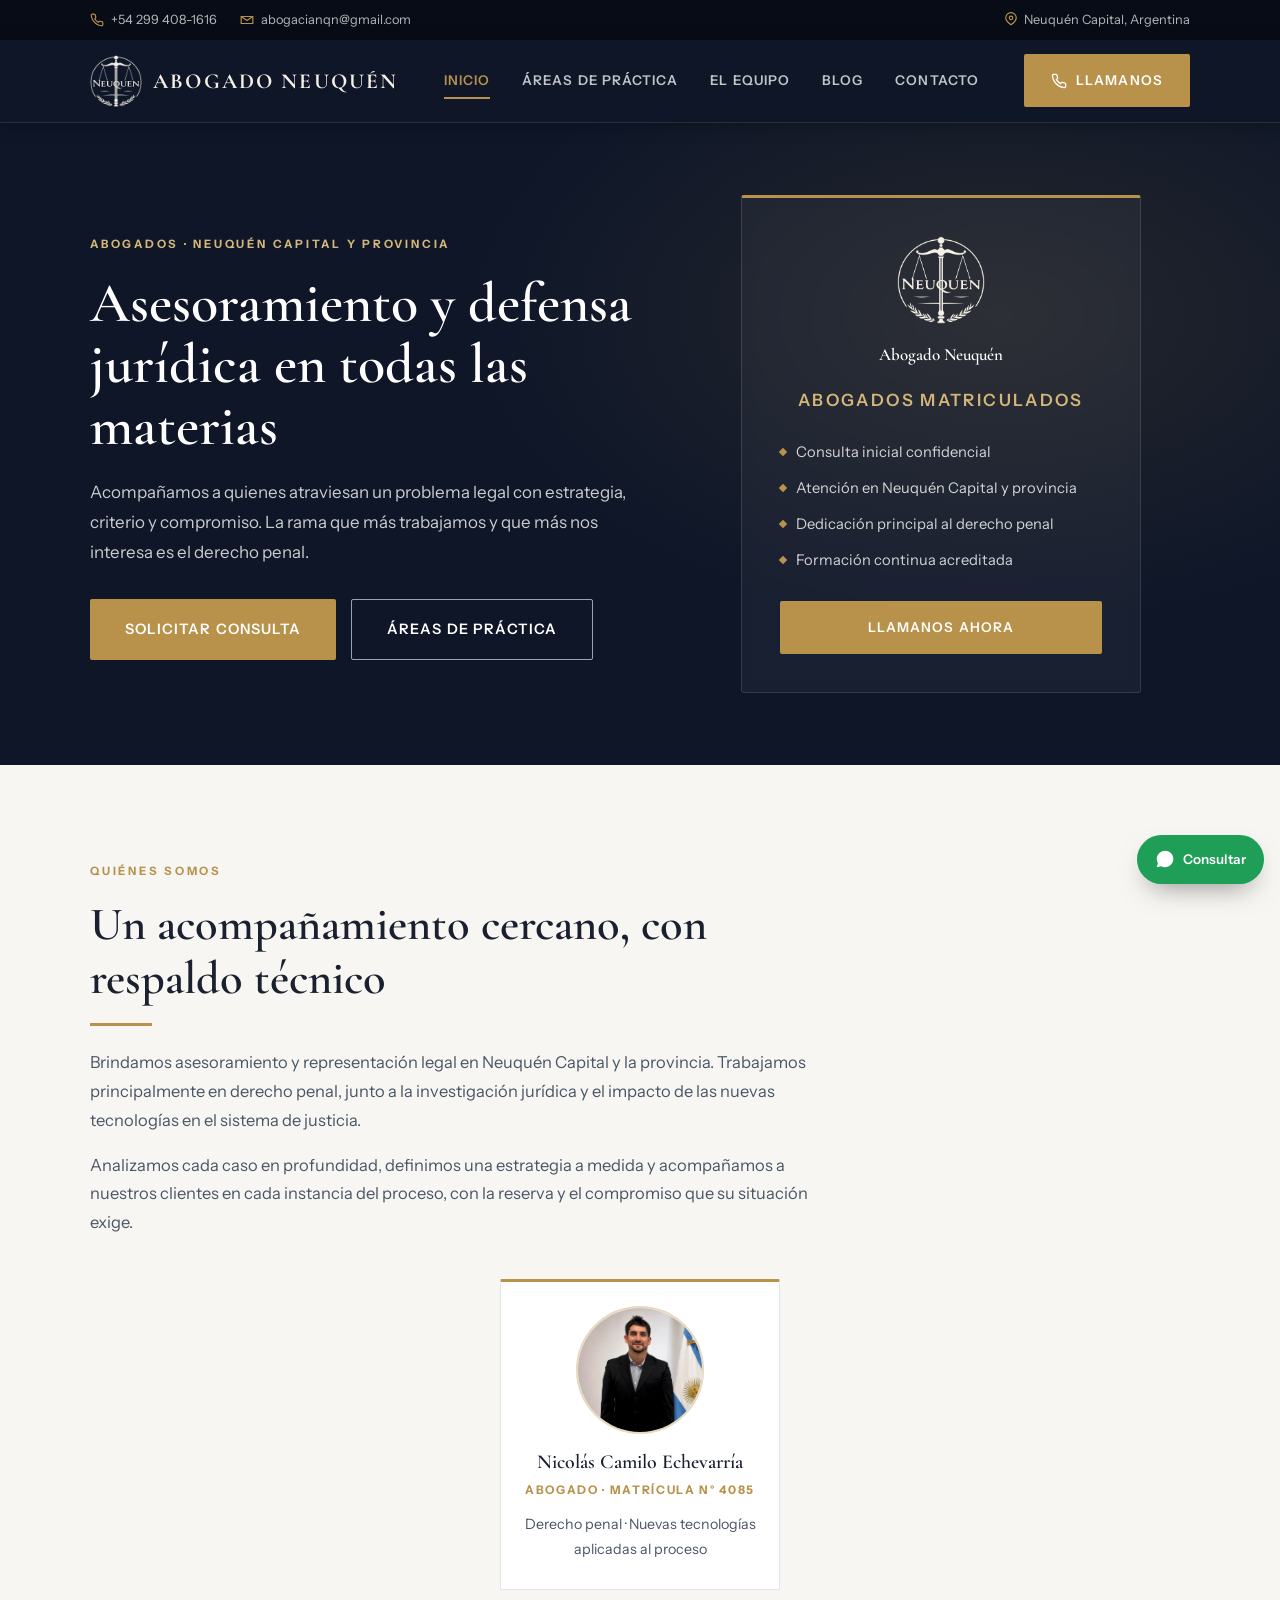
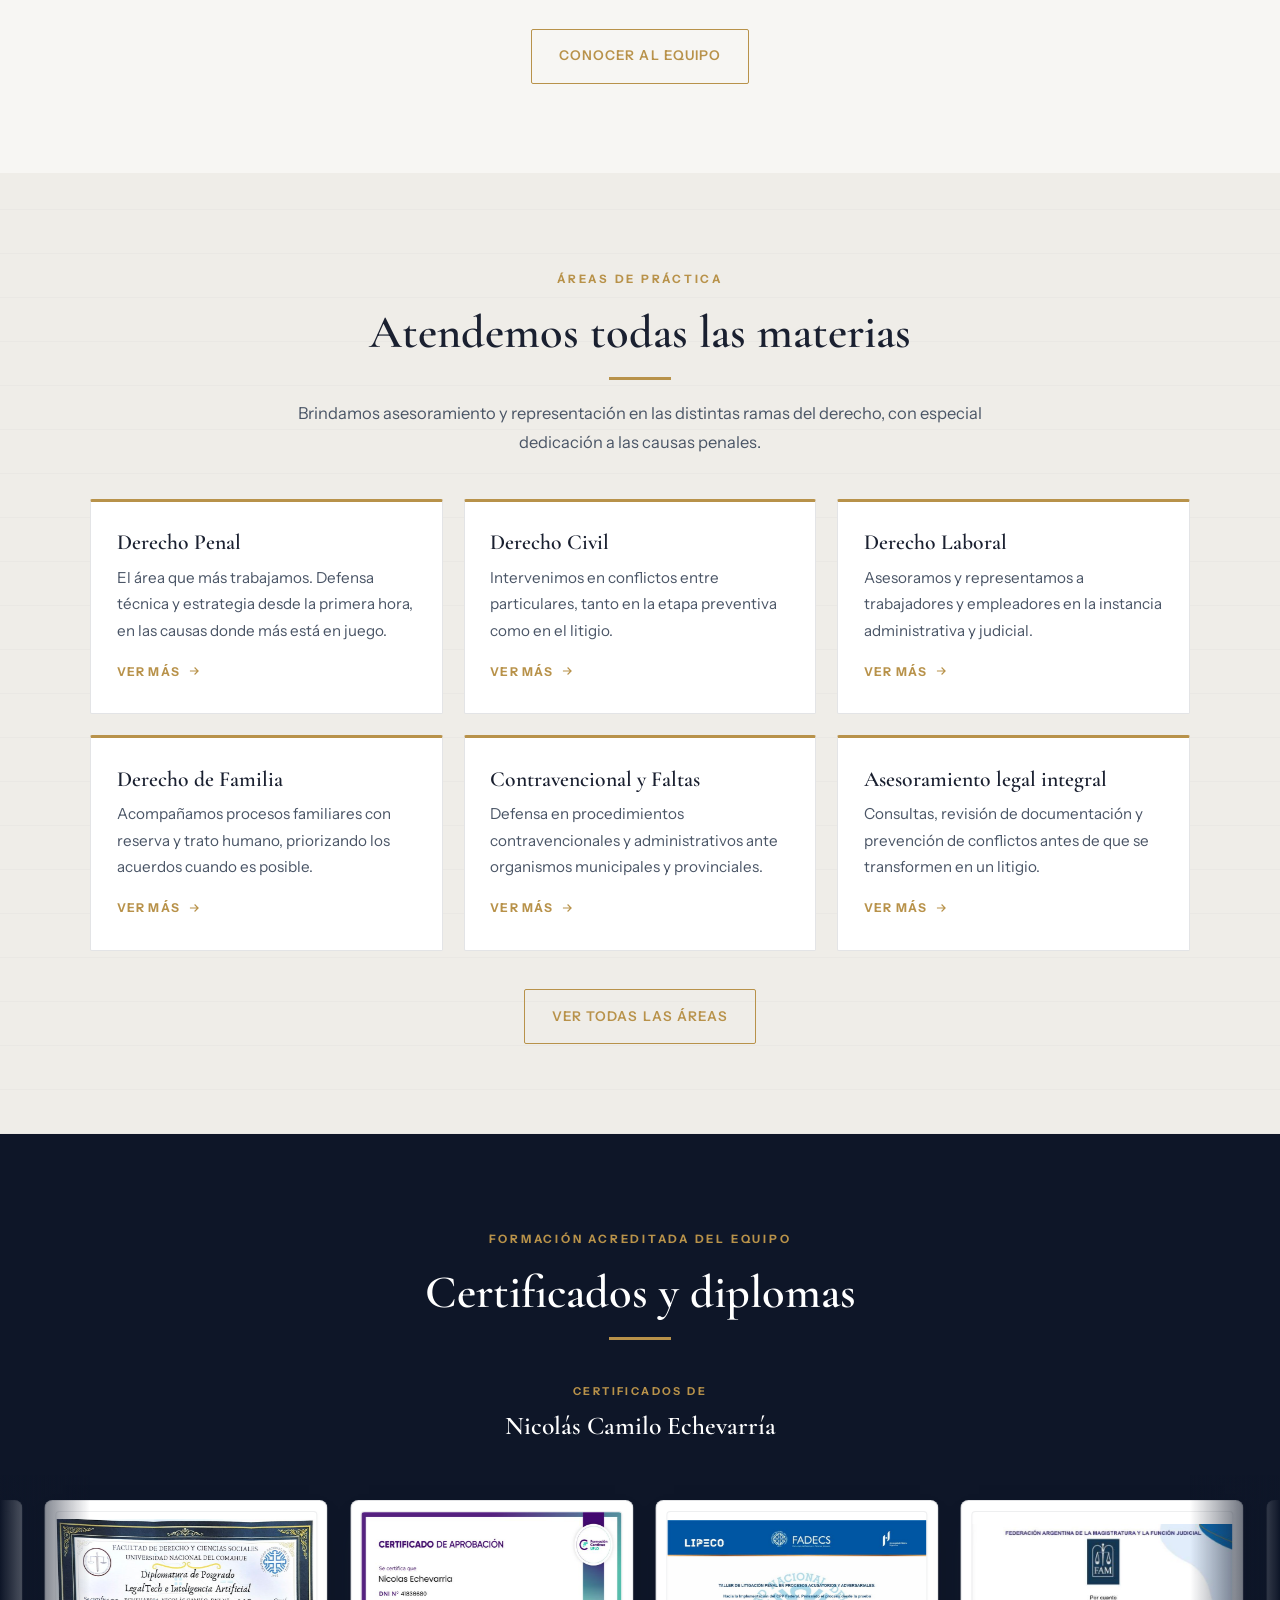
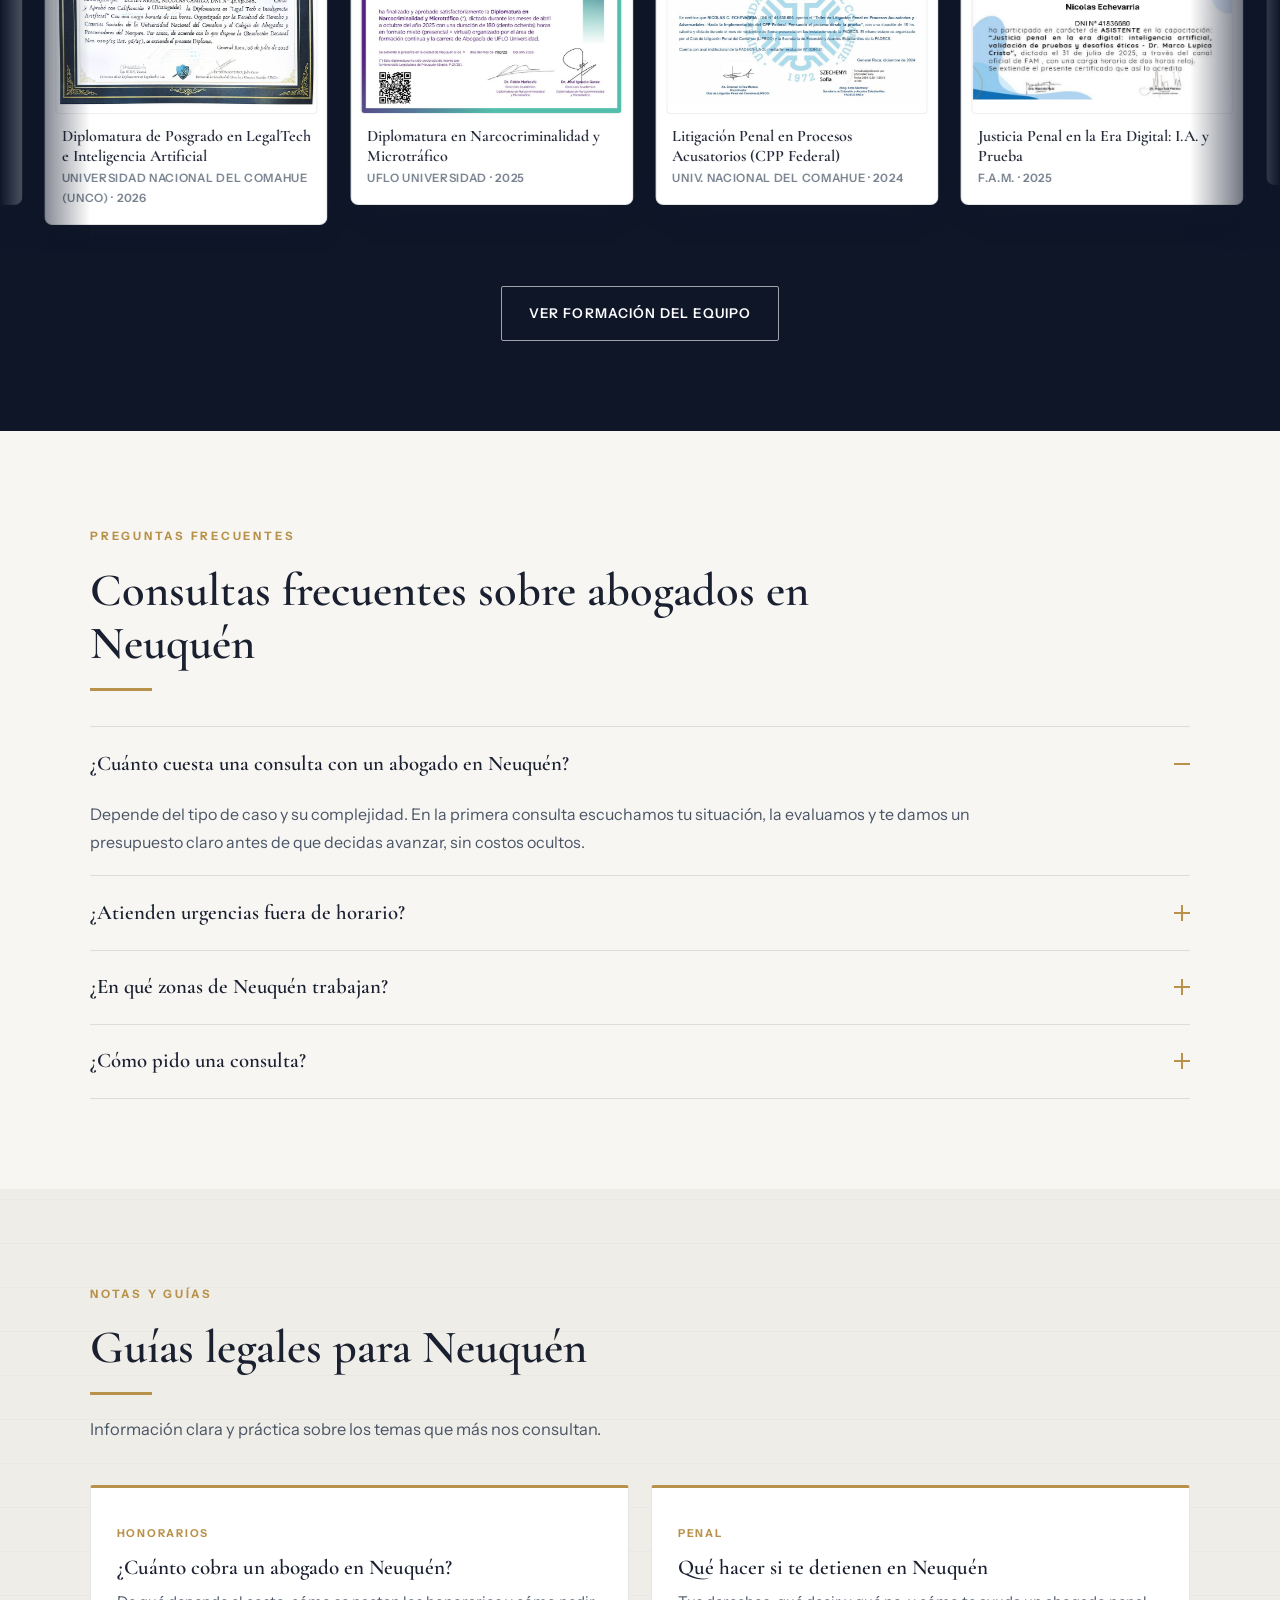
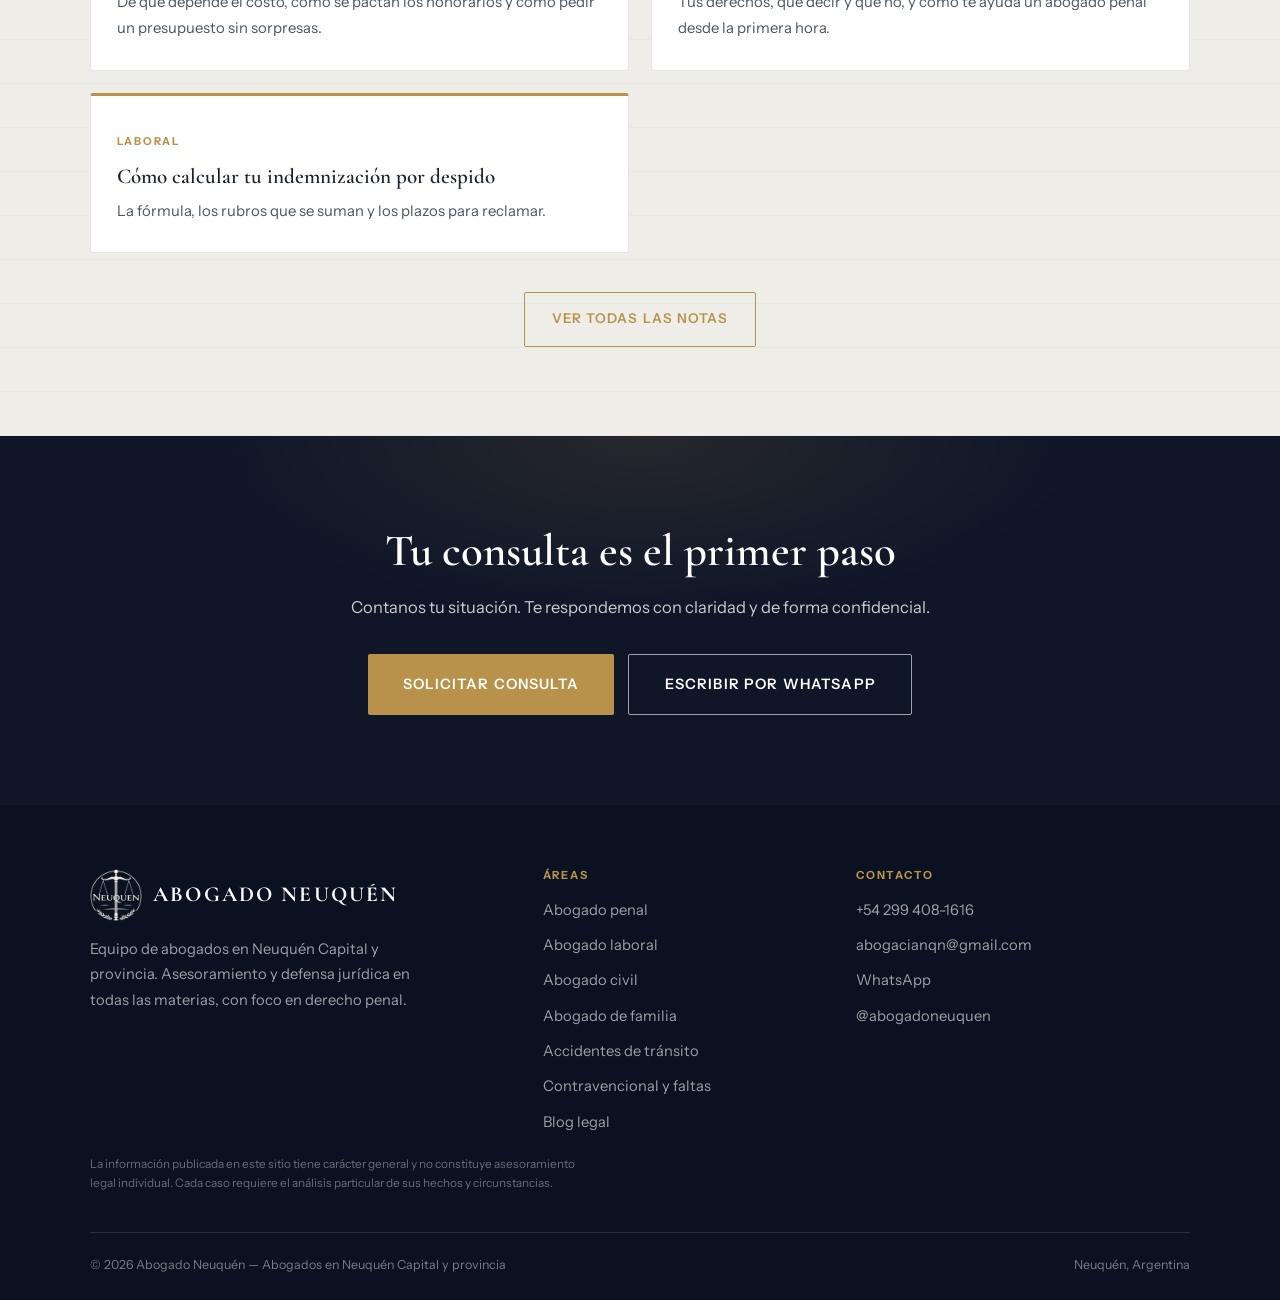
<file: index.html>
<!DOCTYPE html>
<html lang="es-AR">
<head>
<meta charset="UTF-8">
<meta name="viewport" content="width=device-width, initial-scale=1, viewport-fit=cover">
<title>Abogados en Neuquén | Estudio Jurídico — Penal, Civil y Laboral</title>
<meta name="description" content="Estudio jurídico en Neuquén Capital. Abogados matriculados en derecho penal, civil, laboral, familia y contravencional. Consulta confidencial ☎ +54 299 408-1616.">
<meta name="robots" content="index, follow">
<meta name="theme-color" content="#0E1628">
<link rel="canonical" href="https://neuquenabogados.com/">
<meta property="og:type" content="website">
<meta property="og:url" content="https://neuquenabogados.com/">
<meta property="og:title" content="Abogado Neuquén | Abogados en Neuquén">
<meta property="og:description" content="Asesoramiento y defensa jurídica en Neuquén, con foco en derecho penal.">
<meta property="og:image" content="https://neuquenabogados.com/assets/img/logo.png">
<meta property="og:locale" content="es_AR">
<meta property="og:site_name" content="Abogado Neuquén">
<meta name="twitter:card" content="summary_large_image">
<meta name="twitter:title" content="Abogado Neuquén | Abogados en Neuquén">
<meta name="twitter:description" content="Asesoramiento y defensa jurídica en Neuquén, con foco en derecho penal.">
<meta name="twitter:image" content="https://neuquenabogados.com/assets/img/logo.png">
<meta name="geo.region" content="AR-Q">
<meta name="geo.placename" content="Neuquén">
<link rel="icon" href="assets/img/favicon.png" type="image/png">
<link rel="apple-touch-icon" href="assets/img/logo.png">
<link rel="preconnect" href="https://fonts.googleapis.com">
<link rel="preconnect" href="https://fonts.gstatic.com" crossorigin>
<link rel="stylesheet" href="https://fonts.googleapis.com/css2?family=Cormorant+Garamond:wght@500;600;700&family=Instrument+Sans:wght@400;500;600;700&display=swap">
<link rel="stylesheet" href="styles.css?v=20260724t20">
<script type="application/ld+json">
{
  "@context": "https://schema.org",
  "@type": "LegalService",
  "@id": "https://neuquenabogados.com/#legalservice",
  "name": "Abogado Neuquén",
  "alternateName": ["Abogados Neuquén", "Estudio Jurídico Neuquén"],
  "description": "Estudio jurídico en Neuquén. Abogados matriculados en derecho penal, civil, laboral, familia y contravencional.",
  "url": "https://neuquenabogados.com/",
  "logo": "https://neuquenabogados.com/assets/img/logo.png",
  "image": "https://neuquenabogados.com/assets/img/logo.png",
  "email": "abogacianqn@gmail.com",
  "telephone": "+542994081616",
  "address": {
    "@type": "PostalAddress",
    "addressLocality": "Neuquén",
    "addressRegion": "Neuquén",
    "addressCountry": "AR"
  },
  "geo": { "@type": "GeoCoordinates", "latitude": -38.9516, "longitude": -68.0591 },
  "areaServed": [
    { "@type": "City", "name": "Neuquén" },
    { "@type": "AdministrativeArea", "name": "Provincia de Neuquén" }
  ],
  "knowsAbout": [
    "Derecho penal", "Derecho civil", "Derecho laboral", "Derecho de familia",
    "Derecho contravencional y faltas", "Asesoramiento legal integral"
  ],
  "sameAs": ["https://www.instagram.com/abogadoneuquen/"],
  "member": [
    {
      "@type": "Attorney",
      "name": "Nicolás Camilo Echevarría",
      "jobTitle": "Abogado",
      "image": "https://neuquenabogados.com/assets/img/nicolas.jpg"
    }
  ]
}
</script>
<script type="application/ld+json">
{
  "@context": "https://schema.org",
  "@type": "FAQPage",
  "mainEntity": [
    { "@type": "Question", "name": "¿Cuánto cuesta una consulta con un abogado en Neuquén?", "acceptedAnswer": { "@type": "Answer", "text": "Depende del tipo de caso y su complejidad. En la primera consulta escuchamos tu situación, la evaluamos y te damos un presupuesto claro antes de que decidas avanzar, sin costos ocultos." } },
    { "@type": "Question", "name": "¿Atienden urgencias fuera de horario?", "acceptedAnswer": { "@type": "Answer", "text": "Sí. En materia penal, una detención o un allanamiento no esperan. Escribinos por WhatsApp o llamanos y coordinamos la intervención lo antes posible." } },
    { "@type": "Question", "name": "¿En qué zonas de Neuquén trabajan?", "acceptedAnswer": { "@type": "Answer", "text": "Atendemos en Neuquén Capital y en toda la provincia de Neuquén, ante la Justicia provincial y federal." } },
    { "@type": "Question", "name": "¿Cómo pido una consulta?", "acceptedAnswer": { "@type": "Answer", "text": "Podés llamarnos, escribirnos por WhatsApp o completar el formulario de contacto. Te respondemos a la brevedad, con reserva y de forma confidencial." } }
  ]
}
</script>
</head>
<body>
<a class="skip-link" href="#main">Saltar al contenido</a>

<!-- Barra superior -->
<div class="topbar">
  <div class="container topbar-inner">
    <div class="topbar-group">
      <a data-phone-link href="tel:"><svg viewBox="0 0 24 24" fill="none" stroke="currentColor" stroke-width="2"><path d="M22 16.92v3a2 2 0 0 1-2.18 2 19.79 19.79 0 0 1-8.63-3.07 19.5 19.5 0 0 1-6-6 19.79 19.79 0 0 1-3.07-8.67A2 2 0 0 1 4.11 2h3a2 2 0 0 1 2 1.72c.13.96.36 1.9.7 2.81a2 2 0 0 1-.45 2.11L8.09 9.91a16 16 0 0 0 6 6l1.27-1.27a2 2 0 0 1 2.11-.45c.91.34 1.85.57 2.81.7A2 2 0 0 1 22 16.92z"/></svg><span data-phone-display>—</span></a>
      <a data-email-link href="mailto:"><svg viewBox="0 0 24 24" fill="none" stroke="currentColor" stroke-width="2"><path d="M22 6l-10 7L2 6"/><path d="M2 6h20v12H2z"/></svg><span data-email-display>—</span></a>
    </div>
    <div class="topbar-group">
      <span><svg viewBox="0 0 24 24" fill="none" stroke="currentColor" stroke-width="2" style="display:inline-block;vertical-align:-2px;margin-right:.35rem"><path d="M21 10c0 6-9 12-9 12s-9-6-9-12a9 9 0 0 1 18 0z"/><circle cx="12" cy="10" r="3"/></svg><span data-location-display>—</span></span>
    </div>
  </div>
</div>

<!-- Header -->
<header class="site-header">
  <div class="container header-inner">
    <a class="logo" href="/">
      <img src="assets/img/logo.png" alt="Abogado Neuquén" width="52" height="52">
      <span class="logo-text"><span class="logo-name">Abogado Neuquén</span></span>
    </a>
    <nav class="main-nav" aria-label="Principal">
      <a href="/">Inicio</a>
      <a href="/areas-de-practica">Áreas de práctica</a>
      <a href="/equipo">El equipo</a>
      <a href="/blog">Blog</a>
      <a href="/contacto">Contacto</a>
    </nav>
    <div class="header-actions">
      <a class="btn btn-gold btn-call" data-phone-link href="tel:">
        <svg viewBox="0 0 24 24" fill="none" stroke="currentColor" stroke-width="2"><path d="M22 16.92v3a2 2 0 0 1-2.18 2 19.79 19.79 0 0 1-8.63-3.07 19.5 19.5 0 0 1-6-6 19.79 19.79 0 0 1-3.07-8.67A2 2 0 0 1 4.11 2h3a2 2 0 0 1 2 1.72c.13.96.36 1.9.7 2.81a2 2 0 0 1-.45 2.11L8.09 9.91a16 16 0 0 0 6 6l1.27-1.27a2 2 0 0 1 2.11-.45c.91.34 1.85.57 2.81.7A2 2 0 0 1 22 16.92z"/></svg>
        Llamanos
      </a>
      <button class="burger" data-burger aria-expanded="false" aria-controls="mobile-menu" aria-label="Abrir menú"><span></span></button>
    </div>
  </div>
</header>
<div class="mobile-menu" id="mobile-menu" data-mobile-menu data-open="false">
  <a href="/">Inicio</a>
  <a href="/areas-de-practica">Áreas de práctica</a>
  <a href="/equipo">El equipo</a>
  <a href="/blog">Blog</a>
  <a href="/contacto">Contacto</a>
  <a class="btn btn-gold" data-phone-link href="tel:">Llamanos</a>
</div>

<main id="main">

  <!-- Hero -->
  <section class="home-hero">
    <div class="container home-hero-grid">
      <div data-reveal>
        <span class="eyebrow">Abogados · Neuquén Capital y provincia</span>
        <h1>Asesoramiento y defensa jurídica en todas las materias</h1>
        <p>Acompañamos a quienes atraviesan un problema legal con estrategia, criterio y compromiso. La rama que más trabajamos y que más nos interesa es el derecho penal.</p>
        <div class="actions">
          <a class="btn btn-gold btn-lg" href="/contacto">Solicitar consulta</a>
          <a class="btn btn-light btn-lg" href="/areas-de-practica">Áreas de práctica</a>
        </div>
      </div>
      <aside class="hero-panel" data-reveal>
        <img class="hero-emblem" src="assets/img/logo.png" alt="" width="88" height="88" fetchpriority="high">
        <p class="hero-panel-title">Abogado Neuquén</p>
        <p class="hero-panel-sub">Abogados matriculados</p>
        <ul class="hero-points">
          <li>Consulta inicial confidencial</li>
          <li>Atención en Neuquén Capital y provincia</li>
          <li>Dedicación principal al derecho penal</li>
          <li>Formación continua acreditada</li>
        </ul>
        <a class="btn btn-gold" data-phone-link href="tel:">Llamanos ahora</a>
      </aside>
    </div>
  </section>

  <!-- Presentación -->
  <section class="section">
    <div class="container">
      <div class="section-head" data-reveal>
        <span class="eyebrow">Quiénes somos</span>
        <h2>Un acompañamiento cercano, con respaldo técnico</h2>
        <div class="rule" style="margin-bottom:1.4rem"></div>
        <p>Brindamos asesoramiento y representación legal en Neuquén Capital y la provincia. Trabajamos principalmente en derecho penal, junto a la investigación jurídica y el impacto de las nuevas tecnologías en el sistema de justicia.</p>
        <p style="margin-top:1rem">Analizamos cada caso en profundidad, definimos una estrategia a medida y acompañamos a nuestros clientes en cada instancia del proceso, con la reserva y el compromiso que su situación exige.</p>
      </div>
      <div class="team-brief" data-team-brief data-reveal></div>
      <div style="text-align:center;margin-top:2.4rem" data-reveal>
        <a class="btn btn-outline" href="/equipo">Conocer al equipo</a>
      </div>
    </div>
  </section>

  <!-- Áreas -->
  <section class="section section--alt">
    <div class="container">
      <div class="section-head center" data-reveal>
        <span class="eyebrow">Áreas de práctica</span>
        <h2>Atendemos todas las materias</h2>
        <div class="rule"></div>
        <p>Brindamos asesoramiento y representación en las distintas ramas del derecho, con especial dedicación a las causas penales.</p>
      </div>
      <div class="card-grid cols-3" data-areas-summary data-reveal></div>
      <div style="text-align:center;margin-top:2.4rem" data-reveal>
        <a class="btn btn-outline" href="/areas-de-practica">Ver todas las áreas</a>
      </div>
    </div>
  </section>

  <!-- Certificados -->
  <section class="section section--navy">
    <div class="container">
      <div class="section-head center" data-reveal>
        <span class="eyebrow">Formación acreditada del equipo</span>
        <h2>Certificados y diplomas</h2>
        <div class="rule"></div>
      </div>
    </div>
    <div class="cert-groups" data-certs data-reveal></div>
    <div class="container" style="text-align:center;margin-top:2.2rem" data-reveal>
      <a class="btn btn-light" href="/equipo">Ver formación del equipo</a>
    </div>
  </section>

  <!-- Preguntas frecuentes -->
  <section class="section">
    <div class="container">
      <div class="section-head" data-reveal>
        <span class="eyebrow">Preguntas frecuentes</span>
        <h2>Consultas frecuentes sobre abogados en Neuquén</h2>
        <div class="rule"></div>
      </div>
      <div class="faq" data-reveal>
        <div class="faq-item" data-open="true">
          <button class="faq-q" type="button" data-faq-toggle aria-expanded="true">¿Cuánto cuesta una consulta con un abogado en Neuquén?<span class="faq-ico" aria-hidden="true"></span></button>
          <div class="faq-a"><div class="faq-a-inner"><p>Depende del tipo de caso y su complejidad. En la primera consulta escuchamos tu situación, la evaluamos y te damos un presupuesto claro antes de que decidas avanzar, sin costos ocultos.</p></div></div>
        </div>
        <div class="faq-item" data-open="false">
          <button class="faq-q" type="button" data-faq-toggle aria-expanded="false">¿Atienden urgencias fuera de horario?<span class="faq-ico" aria-hidden="true"></span></button>
          <div class="faq-a"><div class="faq-a-inner"><p>Sí. En materia penal, una detención o un allanamiento no esperan. Escribinos por WhatsApp o llamanos y coordinamos la intervención lo antes posible.</p></div></div>
        </div>
        <div class="faq-item" data-open="false">
          <button class="faq-q" type="button" data-faq-toggle aria-expanded="false">¿En qué zonas de Neuquén trabajan?<span class="faq-ico" aria-hidden="true"></span></button>
          <div class="faq-a"><div class="faq-a-inner"><p>Atendemos en Neuquén Capital y en toda la provincia de Neuquén, ante la Justicia provincial y federal.</p></div></div>
        </div>
        <div class="faq-item" data-open="false">
          <button class="faq-q" type="button" data-faq-toggle aria-expanded="false">¿Cómo pido una consulta?<span class="faq-ico" aria-hidden="true"></span></button>
          <div class="faq-a"><div class="faq-a-inner"><p>Podés llamarnos, escribirnos por WhatsApp o completar el formulario de contacto. Te respondemos a la brevedad, con reserva y de forma confidencial.</p></div></div>
        </div>
      </div>
    </div>
  </section>

  <!-- Notas y guías (blog) -->
  <section class="section section--alt">
    <div class="container">
      <div class="section-head" data-reveal>
        <span class="eyebrow">Notas y guías</span>
        <h2>Guías legales para Neuquén</h2>
        <div class="rule"></div>
        <p>Información clara y práctica sobre los temas que más nos consultan.</p>
      </div>
      <div class="blog-list" data-reveal>
        <a class="blog-card" href="/cuanto-cobra-abogado-neuquen"><span class="cat">Honorarios</span><h3>¿Cuánto cobra un abogado en Neuquén?</h3><p>De qué depende el costo, cómo se pactan los honorarios y cómo pedir un presupuesto sin sorpresas.</p></a>
        <a class="blog-card" href="/que-hacer-si-te-detienen-neuquen"><span class="cat">Penal</span><h3>Qué hacer si te detienen en Neuquén</h3><p>Tus derechos, qué decir y qué no, y cómo te ayuda un abogado penal desde la primera hora.</p></a>
        <a class="blog-card" href="/calcular-indemnizacion-despido-neuquen"><span class="cat">Laboral</span><h3>Cómo calcular tu indemnización por despido</h3><p>La fórmula, los rubros que se suman y los plazos para reclamar.</p></a>
      </div>
      <div style="text-align:center;margin-top:2.4rem" data-reveal>
        <a class="btn btn-outline" href="/blog">Ver todas las notas</a>
      </div>
    </div>
  </section>

  <!-- CTA -->
  <section class="section cta-band">
    <div class="container">
      <h2>Tu consulta es el primer paso</h2>
      <p>Contanos tu situación. Te respondemos con claridad y de forma confidencial.</p>
      <div class="actions">
        <a class="btn btn-gold btn-lg" href="/contacto">Solicitar consulta</a>
        <a class="btn btn-light btn-lg" data-wa-link href="https://wa.me/">Escribir por WhatsApp</a>
      </div>
    </div>
  </section>

</main>

<footer class="site-footer">
  <div class="container">
    <div class="footer-grid">
      <div>
        <a class="logo" href="/">
          <img src="assets/img/logo.png" alt="Abogado Neuquén" width="48" height="48">
          <span class="logo-text"><span class="logo-name">Abogado Neuquén</span></span>
        </a>
        <p class="footer-tagline">Equipo de abogados en Neuquén Capital y provincia. Asesoramiento y defensa jurídica en todas las materias, con foco en derecho penal.</p>
      </div>
      <div>
        <h4>Áreas</h4>
        <ul>
          <li><a href="/abogado-penal-neuquen">Abogado penal</a></li>
          <li><a href="/abogado-laboral-neuquen">Abogado laboral</a></li>
          <li><a href="/abogado-civil-neuquen">Abogado civil</a></li>
          <li><a href="/abogado-familia-neuquen">Abogado de familia</a></li>
          <li><a href="/abogado-transito-neuquen">Accidentes de tránsito</a></li>
          <li><a href="/abogado-contravencional-neuquen">Contravencional y faltas</a></li>
          <li><a href="/blog">Blog legal</a></li>
        </ul>
      </div>
      <div>
        <h4>Contacto</h4>
        <ul>
          <li><a data-phone-link href="tel:" data-phone-display>—</a></li>
          <li><a data-email-link href="mailto:" data-email-display>—</a></li>
          <li><a data-wa-link href="https://wa.me/">WhatsApp</a></li>
          <li><a href="https://www.instagram.com/abogadoneuquen/" target="_blank" rel="noopener">@abogadoneuquen</a></li>
        </ul>
      </div>
    </div>
    <p class="footer-legal">La información publicada en este sitio tiene carácter general y no constituye asesoramiento legal individual. Cada caso requiere el análisis particular de sus hechos y circunstancias.</p>
    <div class="footer-bottom">
      <span>© <span data-year></span> Abogado Neuquén — Abogados en Neuquén Capital y provincia</span>
      <span>Neuquén, Argentina</span>
    </div>
  </div>
</footer>

<a class="wa-float" data-wa-link href="https://wa.me/" aria-label="Escribir por WhatsApp">
  <svg viewBox="0 0 24 24" fill="currentColor"><path d="M12.04 2C6.58 2 2.13 6.45 2.13 11.91c0 1.85.5 3.58 1.37 5.07L2 22l5.2-1.37a9.9 9.9 0 0 0 4.84 1.23h.01c5.46 0 9.91-4.45 9.91-9.91 0-2.65-1.03-5.14-2.9-7.01A9.82 9.82 0 0 0 12.04 2z"/></svg>
  <span class="txt">Consultar</span>
</a>

<div class="cred-modal" data-cred-modal aria-hidden="true">
  <div class="cred-modal-backdrop" data-cred-close></div>
  <div class="cred-modal-panel" role="dialog" aria-modal="true" aria-label="Certificado">
    <div class="cred-modal-head">
      <span data-cred-title>Certificado</span>
      <button class="cred-modal-close" data-cred-close aria-label="Cerrar">×</button>
    </div>
    <div class="cred-modal-body"><img data-cred-img alt="" decoding="async"></div>
    <div class="cred-modal-foot">
      <a class="btn btn-outline" data-cred-open target="_blank" rel="noopener" href="#">Abrir en pestaña nueva</a>
    </div>
  </div>
</div>

<script defer src="lib/manifest.js?v=20260724t20"></script>
<script defer src="main.js?v=20260724t20"></script>
</body>
</html>
</file>
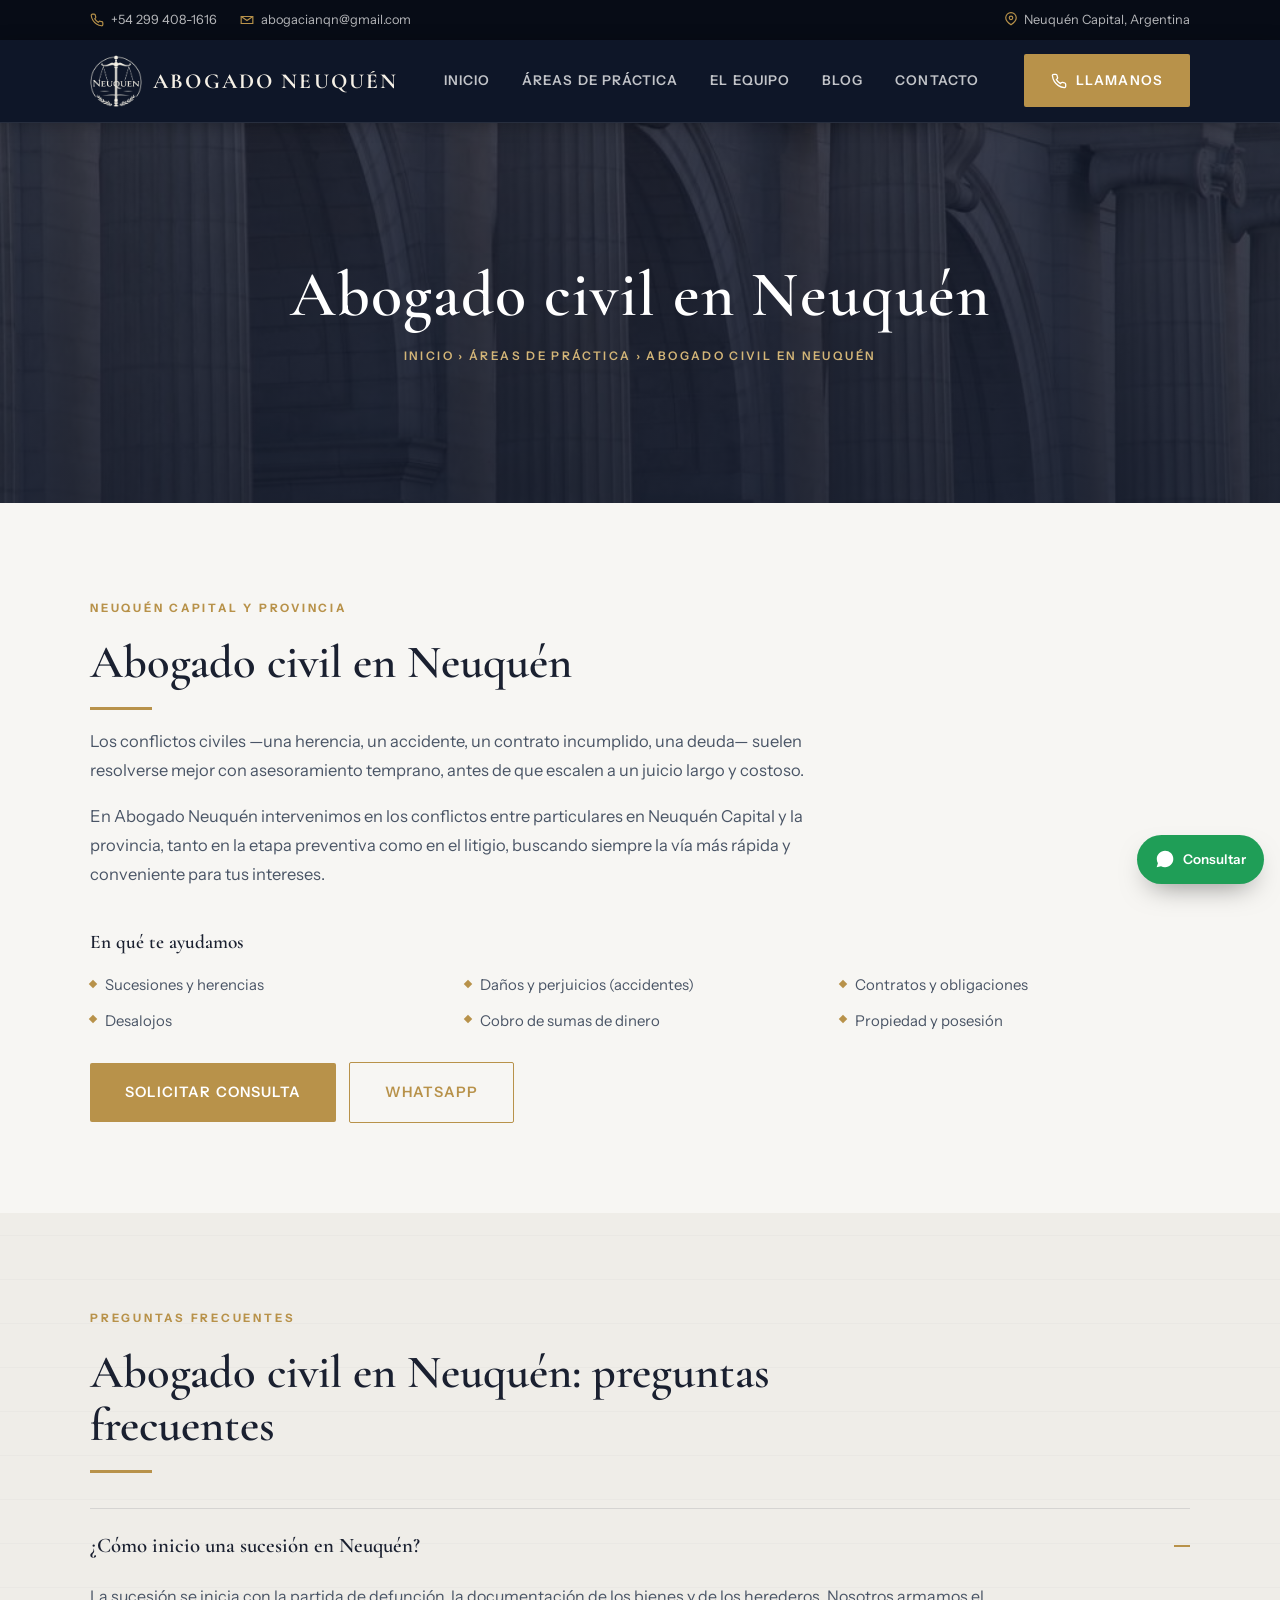
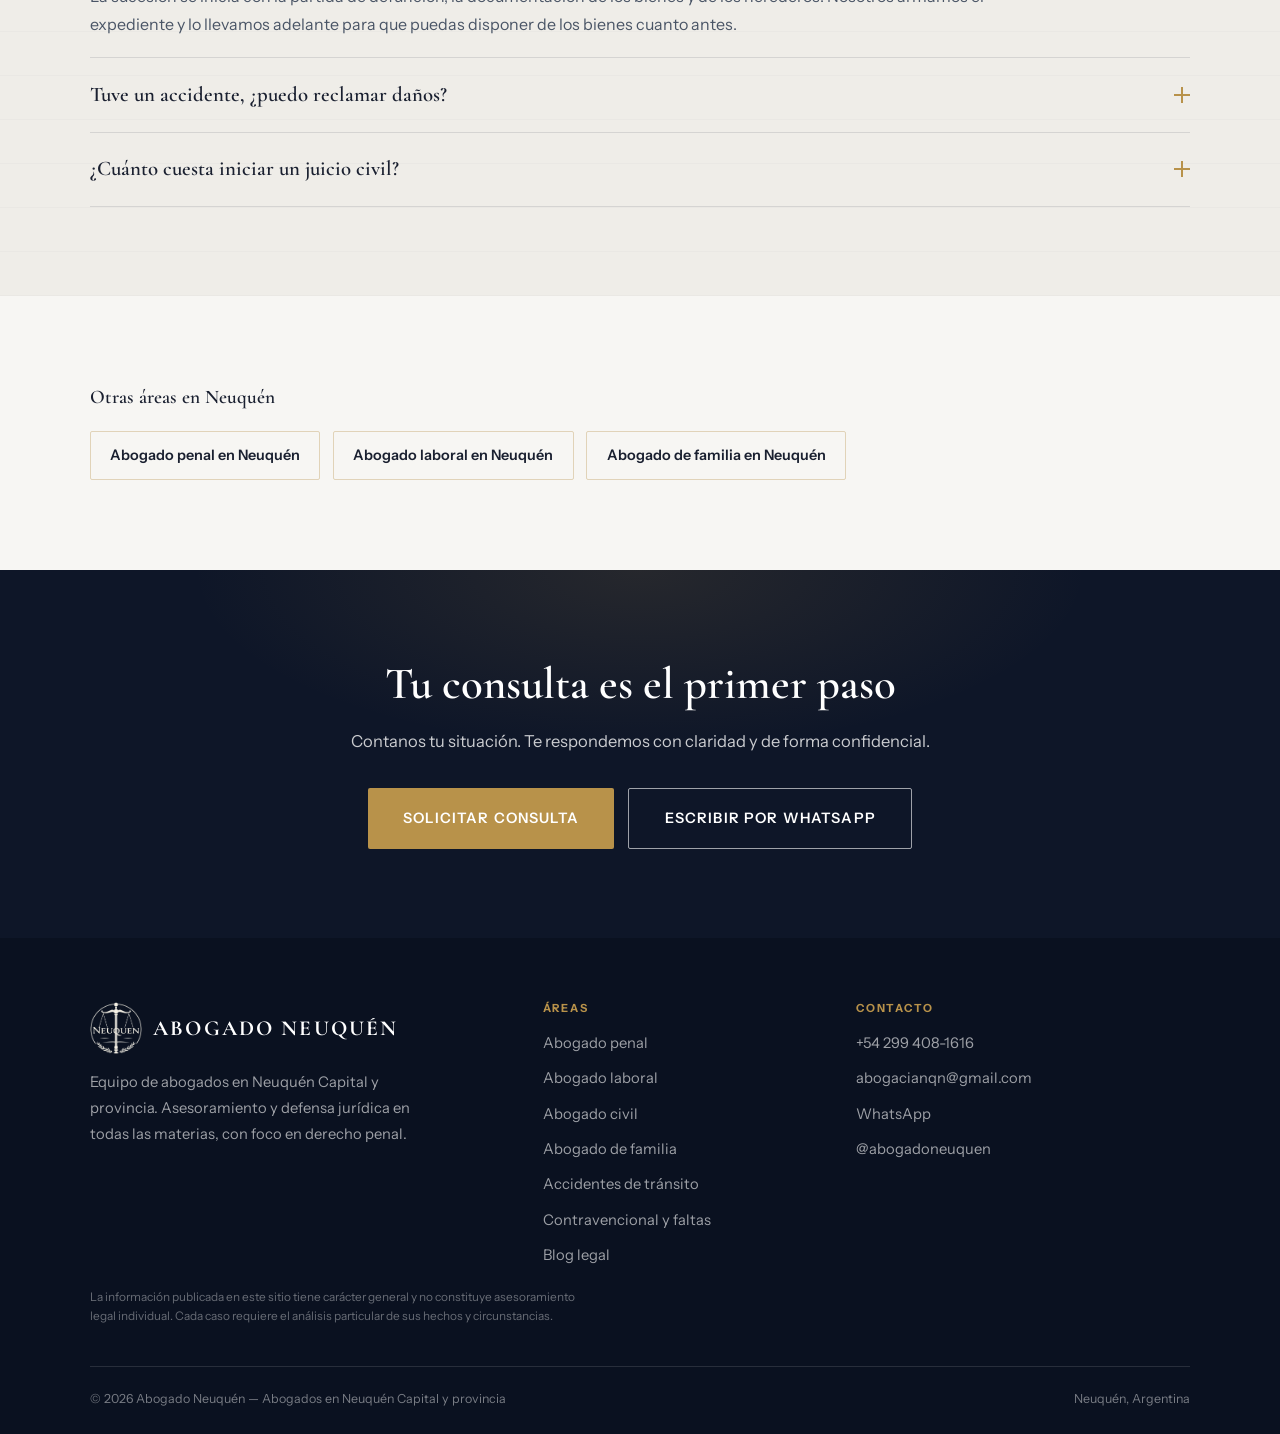
<file: abogado-civil-neuquen.html>
<!DOCTYPE html>
<html lang="es-AR">
<head>
<meta charset="UTF-8">
<meta name="viewport" content="width=device-width, initial-scale=1, viewport-fit=cover">
<title>Abogado Civil en Neuquén | Sucesiones, daños y contratos — Abogado Neuquén</title>
<meta name="description" content="Abogado civil en Neuquén. Sucesiones, daños y perjuicios, contratos, desalojos y cobro de deudas. Asesoramiento y litigio civil. Consulta confidencial.">
<meta name="robots" content="index, follow">
<meta name="theme-color" content="#0E1628">
<link rel="canonical" href="https://neuquenabogados.com/abogado-civil-neuquen">
<meta property="og:type" content="website">
<meta property="og:url" content="https://neuquenabogados.com/abogado-civil-neuquen">
<meta property="og:title" content="Abogado civil en Neuquén | Abogado Neuquén">
<meta property="og:description" content="Abogado civil en Neuquén. Sucesiones, daños y perjuicios, contratos, desalojos y cobro de deudas. Asesoramiento y litigio civil. Consulta confidencial.">
<meta property="og:image" content="https://neuquenabogados.com/assets/img/logo.png">
<meta property="og:site_name" content="Abogado Neuquén">
<meta property="og:locale" content="es_AR">
<meta name="twitter:card" content="summary_large_image">
<meta name="twitter:title" content="Abogado civil en Neuquén | Abogado Neuquén">
<meta name="twitter:description" content="Abogado civil en Neuquén. Sucesiones, daños y perjuicios, contratos, desalojos y cobro de deudas. Asesoramiento y litigio civil. Consulta confidencial.">
<meta name="twitter:image" content="https://neuquenabogados.com/assets/img/logo.png">
<meta name="geo.region" content="AR-Q">
<meta name="geo.placename" content="Neuquén">
<link rel="icon" href="assets/img/favicon.png" type="image/png">
<link rel="apple-touch-icon" href="assets/img/logo.png">
<link rel="preconnect" href="https://fonts.googleapis.com">
<link rel="preconnect" href="https://fonts.gstatic.com" crossorigin>
<link rel="stylesheet" href="https://fonts.googleapis.com/css2?family=Cormorant+Garamond:wght@500;600;700&family=Instrument+Sans:wght@400;500;600;700&display=swap">
<link rel="stylesheet" href="styles.css?v=20260724t20">
<script type="application/ld+json">{"@context":"https://schema.org","@type":"LegalService","name":"Abogado civil en Neuquén — Abogado Neuquén","description":"Abogado civil en Neuquén. Sucesiones, daños y perjuicios, contratos, desalojos y cobro de deudas. Asesoramiento y litigio civil. Consulta confidencial.","url":"https://neuquenabogados.com/abogado-civil-neuquen","telephone":"+542994081616","email":"abogacianqn@gmail.com","areaServed":[{"@type":"City","name":"Neuquén"},{"@type":"AdministrativeArea","name":"Provincia de Neuquén"}],"address":{"@type":"PostalAddress","addressLocality":"Neuquén","addressRegion":"Neuquén","addressCountry":"AR"},"provider":{"@type":"LegalService","name":"Abogado Neuquén","url":"https://neuquenabogados.com/"}}</script>
<script type="application/ld+json">{"@context":"https://schema.org","@type":"FAQPage","mainEntity":[{"@type":"Question","name":"¿Cómo inicio una sucesión en Neuquén?","acceptedAnswer":{"@type":"Answer","text":"La sucesión se inicia con la partida de defunción, la documentación de los bienes y de los herederos. Nosotros armamos el expediente y lo llevamos adelante para que puedas disponer de los bienes cuanto antes."}},{"@type":"Question","name":"Tuve un accidente, ¿puedo reclamar daños?","acceptedAnswer":{"@type":"Answer","text":"Sí. Si sufriste un daño por culpa de otro —de tránsito, por ejemplo— podés reclamar la reparación de los perjuicios físicos, materiales y morales. Evaluamos tu caso y la prueba disponible."}},{"@type":"Question","name":"¿Cuánto cuesta iniciar un juicio civil?","acceptedAnswer":{"@type":"Answer","text":"Depende del tipo y monto del reclamo. En la primera consulta te explicamos los costos posibles (honorarios, tasa de justicia) y las alternativas, para que decidas con la información clara."}}]}</script>
<script type="application/ld+json">{"@context":"https://schema.org","@type":"BreadcrumbList","itemListElement":[{"@type":"ListItem","position":1,"name":"Inicio","item":"https://neuquenabogados.com/"},{"@type":"ListItem","position":2,"name":"Áreas de práctica","item":"https://neuquenabogados.com/areas-de-practica"},{"@type":"ListItem","position":3,"name":"Abogado civil en Neuquén","item":"https://neuquenabogados.com/abogado-civil-neuquen"}]}</script>
</head>
<body>
<a class="skip-link" href="#main">Saltar al contenido</a>
<div class="topbar">
  <div class="container topbar-inner">
    <div class="topbar-group">
      <a data-phone-link href="tel:"><svg viewBox="0 0 24 24" fill="none" stroke="currentColor" stroke-width="2"><path d="M22 16.92v3a2 2 0 0 1-2.18 2 19.79 19.79 0 0 1-8.63-3.07 19.5 19.5 0 0 1-6-6 19.79 19.79 0 0 1-3.07-8.67A2 2 0 0 1 4.11 2h3a2 2 0 0 1 2 1.72c.13.96.36 1.9.7 2.81a2 2 0 0 1-.45 2.11L8.09 9.91a16 16 0 0 0 6 6l1.27-1.27a2 2 0 0 1 2.11-.45c.91.34 1.85.57 2.81.7A2 2 0 0 1 22 16.92z"/></svg><span data-phone-display>—</span></a>
      <a data-email-link href="mailto:"><svg viewBox="0 0 24 24" fill="none" stroke="currentColor" stroke-width="2"><path d="M22 6l-10 7L2 6"/><path d="M2 6h20v12H2z"/></svg><span data-email-display>—</span></a>
    </div>
    <div class="topbar-group">
      <span><svg viewBox="0 0 24 24" fill="none" stroke="currentColor" stroke-width="2" style="display:inline-block;vertical-align:-2px;margin-right:.35rem"><path d="M21 10c0 6-9 12-9 12s-9-6-9-12a9 9 0 0 1 18 0z"/><circle cx="12" cy="10" r="3"/></svg><span data-location-display>—</span></span>
    </div>
  </div>
</div>
<header class="site-header">
  <div class="container header-inner">
    <a class="logo" href="/">
      <img src="assets/img/logo.png" alt="Abogado Neuquén" width="52" height="52">
      <span class="logo-text"><span class="logo-name">Abogado Neuquén</span></span>
    </a>
    <nav class="main-nav" aria-label="Principal">
      <a href="/">Inicio</a>
      <a href="/areas-de-practica">Áreas de práctica</a>
      <a href="/equipo">El equipo</a>
      <a href="/blog">Blog</a>
      <a href="/contacto">Contacto</a>
    </nav>
    <div class="header-actions">
      <a class="btn btn-gold btn-call" data-phone-link href="tel:">
        <svg viewBox="0 0 24 24" fill="none" stroke="currentColor" stroke-width="2"><path d="M22 16.92v3a2 2 0 0 1-2.18 2 19.79 19.79 0 0 1-8.63-3.07 19.5 19.5 0 0 1-6-6 19.79 19.79 0 0 1-3.07-8.67A2 2 0 0 1 4.11 2h3a2 2 0 0 1 2 1.72c.13.96.36 1.9.7 2.81a2 2 0 0 1-.45 2.11L8.09 9.91a16 16 0 0 0 6 6l1.27-1.27a2 2 0 0 1 2.11-.45c.91.34 1.85.57 2.81.7A2 2 0 0 1 22 16.92z"/></svg>
        Llamanos
      </a>
      <button class="burger" data-burger aria-expanded="false" aria-controls="mobile-menu" aria-label="Abrir menú"><span></span></button>
    </div>
  </div>
</header>
<div class="mobile-menu" id="mobile-menu" data-mobile-menu data-open="false">
  <a href="/">Inicio</a>
  <a href="/areas-de-practica">Áreas de práctica</a>
  <a href="/equipo">El equipo</a>
  <a href="/blog">Blog</a>
  <a href="/contacto">Contacto</a>
  <a class="btn btn-gold" data-phone-link href="tel:">Llamanos</a>
</div>
<main id="main">
  <section class="page-banner">
    <img src="assets/img/banner-2.jpg" alt="" loading="eager">
    <div class="banner-inner">
      <h1>Abogado civil en Neuquén</h1>
      <p class="crumb">Inicio › Áreas de práctica › Abogado civil en Neuquén</p>
    </div>
  </section>

  <section class="section">
    <div class="container">
      <div class="section-head" data-reveal>
        <span class="eyebrow">Neuquén Capital y provincia</span>
        <h2>Abogado civil en Neuquén</h2>
        <div class="rule"></div>
        <p style="margin-top:1.1rem">Los conflictos civiles —una herencia, un accidente, un contrato incumplido, una deuda— suelen resolverse mejor con asesoramiento temprano, antes de que escalen a un juicio largo y costoso.</p>
        <p style="margin-top:1.1rem">En Abogado Neuquén intervenimos en los conflictos entre particulares en Neuquén Capital y la provincia, tanto en la etapa preventiva como en el litigio, buscando siempre la vía más rápida y conveniente para tus intereses.</p>
      </div>

      <div style="margin-top:2.6rem" data-reveal>
        <h3>En qué te ayudamos</h3>
        <ul class="acc-sub" style="margin-top:1.2rem">
          <li>Sucesiones y herencias</li>
          <li>Daños y perjuicios (accidentes)</li>
          <li>Contratos y obligaciones</li>
          <li>Desalojos</li>
          <li>Cobro de sumas de dinero</li>
          <li>Propiedad y posesión</li>
        </ul>
      </div>

      <div style="margin-top:1.8rem" data-reveal>
        <a class="btn btn-gold btn-lg" href="/contacto">Solicitar consulta</a>
        <a class="btn btn-outline btn-lg" data-wa-link href="https://wa.me/" style="margin-left:.6rem">WhatsApp</a>
      </div>
    </div>
  </section>

  <section class="section section--alt">
    <div class="container">
      <div class="section-head" data-reveal>
        <span class="eyebrow">Preguntas frecuentes</span>
        <h2>Abogado civil en Neuquén: preguntas frecuentes</h2>
        <div class="rule"></div>
      </div>
      <div class="faq" data-reveal>
        <div class="faq-item" data-open="true">
          <button class="faq-q" type="button" data-faq-toggle aria-expanded="true">¿Cómo inicio una sucesión en Neuquén?<span class="faq-ico" aria-hidden="true"></span></button>
          <div class="faq-a"><div class="faq-a-inner"><p>La sucesión se inicia con la partida de defunción, la documentación de los bienes y de los herederos. Nosotros armamos el expediente y lo llevamos adelante para que puedas disponer de los bienes cuanto antes.</p></div></div>
        </div>
        <div class="faq-item" data-open="false">
          <button class="faq-q" type="button" data-faq-toggle aria-expanded="false">Tuve un accidente, ¿puedo reclamar daños?<span class="faq-ico" aria-hidden="true"></span></button>
          <div class="faq-a"><div class="faq-a-inner"><p>Sí. Si sufriste un daño por culpa de otro —de tránsito, por ejemplo— podés reclamar la reparación de los perjuicios físicos, materiales y morales. Evaluamos tu caso y la prueba disponible.</p></div></div>
        </div>
        <div class="faq-item" data-open="false">
          <button class="faq-q" type="button" data-faq-toggle aria-expanded="false">¿Cuánto cuesta iniciar un juicio civil?<span class="faq-ico" aria-hidden="true"></span></button>
          <div class="faq-a"><div class="faq-a-inner"><p>Depende del tipo y monto del reclamo. En la primera consulta te explicamos los costos posibles (honorarios, tasa de justicia) y las alternativas, para que decidas con la información clara.</p></div></div>
        </div>
      </div>
    </div>
  </section>

  <section class="section">
    <div class="container" data-reveal>
      <h3>Otras áreas en Neuquén</h3>
      <div class="related-areas">
          <a href="/abogado-penal-neuquen">Abogado penal en Neuquén</a>
          <a href="/abogado-laboral-neuquen">Abogado laboral en Neuquén</a>
          <a href="/abogado-familia-neuquen">Abogado de familia en Neuquén</a>
      </div>
    </div>
  </section>

  <section class="section cta-band">
    <div class="container">
      <h2>Tu consulta es el primer paso</h2>
      <p>Contanos tu situación. Te respondemos con claridad y de forma confidencial.</p>
      <div class="actions">
        <a class="btn btn-gold btn-lg" href="/contacto">Solicitar consulta</a>
        <a class="btn btn-light btn-lg" data-wa-link href="https://wa.me/">Escribir por WhatsApp</a>
      </div>
    </div>
  </section>
</main>
<footer class="site-footer">
  <div class="container">
    <div class="footer-grid">
      <div>
        <a class="logo" href="/">
          <img src="assets/img/logo.png" alt="Abogado Neuquén" width="48" height="48">
          <span class="logo-text"><span class="logo-name">Abogado Neuquén</span></span>
        </a>
        <p class="footer-tagline">Equipo de abogados en Neuquén Capital y provincia. Asesoramiento y defensa jurídica en todas las materias, con foco en derecho penal.</p>
      </div>
      <div>
        <h4>Áreas</h4>
        <ul>
          <li><a href="/abogado-penal-neuquen">Abogado penal</a></li>
          <li><a href="/abogado-laboral-neuquen">Abogado laboral</a></li>
          <li><a href="/abogado-civil-neuquen">Abogado civil</a></li>
          <li><a href="/abogado-familia-neuquen">Abogado de familia</a></li>
          <li><a href="/abogado-transito-neuquen">Accidentes de tránsito</a></li>
          <li><a href="/abogado-contravencional-neuquen">Contravencional y faltas</a></li>
          <li><a href="/blog">Blog legal</a></li>
        </ul>
      </div>
      <div>
        <h4>Contacto</h4>
        <ul>
          <li><a data-phone-link href="tel:" data-phone-display>—</a></li>
          <li><a data-email-link href="mailto:" data-email-display>—</a></li>
          <li><a data-wa-link href="https://wa.me/">WhatsApp</a></li>
          <li><a href="https://www.instagram.com/abogadoneuquen/" target="_blank" rel="noopener">@abogadoneuquen</a></li>
        </ul>
      </div>
    </div>
    <p class="footer-legal">La información publicada en este sitio tiene carácter general y no constituye asesoramiento legal individual. Cada caso requiere el análisis particular de sus hechos y circunstancias.</p>
    <div class="footer-bottom">
      <span>© <span data-year></span> Abogado Neuquén — Abogados en Neuquén Capital y provincia</span>
      <span>Neuquén, Argentina</span>
    </div>
  </div>
</footer>

<a class="wa-float" data-wa-link href="https://wa.me/" aria-label="Escribir por WhatsApp">
  <svg viewBox="0 0 24 24" fill="currentColor"><path d="M12.04 2C6.58 2 2.13 6.45 2.13 11.91c0 1.85.5 3.58 1.37 5.07L2 22l5.2-1.37a9.9 9.9 0 0 0 4.84 1.23h.01c5.46 0 9.91-4.45 9.91-9.91 0-2.65-1.03-5.14-2.9-7.01A9.82 9.82 0 0 0 12.04 2z"/></svg>
  <span class="txt">Consultar</span>
</a>

<script defer src="lib/manifest.js?v=20260724t20"></script>
<script defer src="main.js?v=20260724t20"></script>
</body>
</html>
</file>
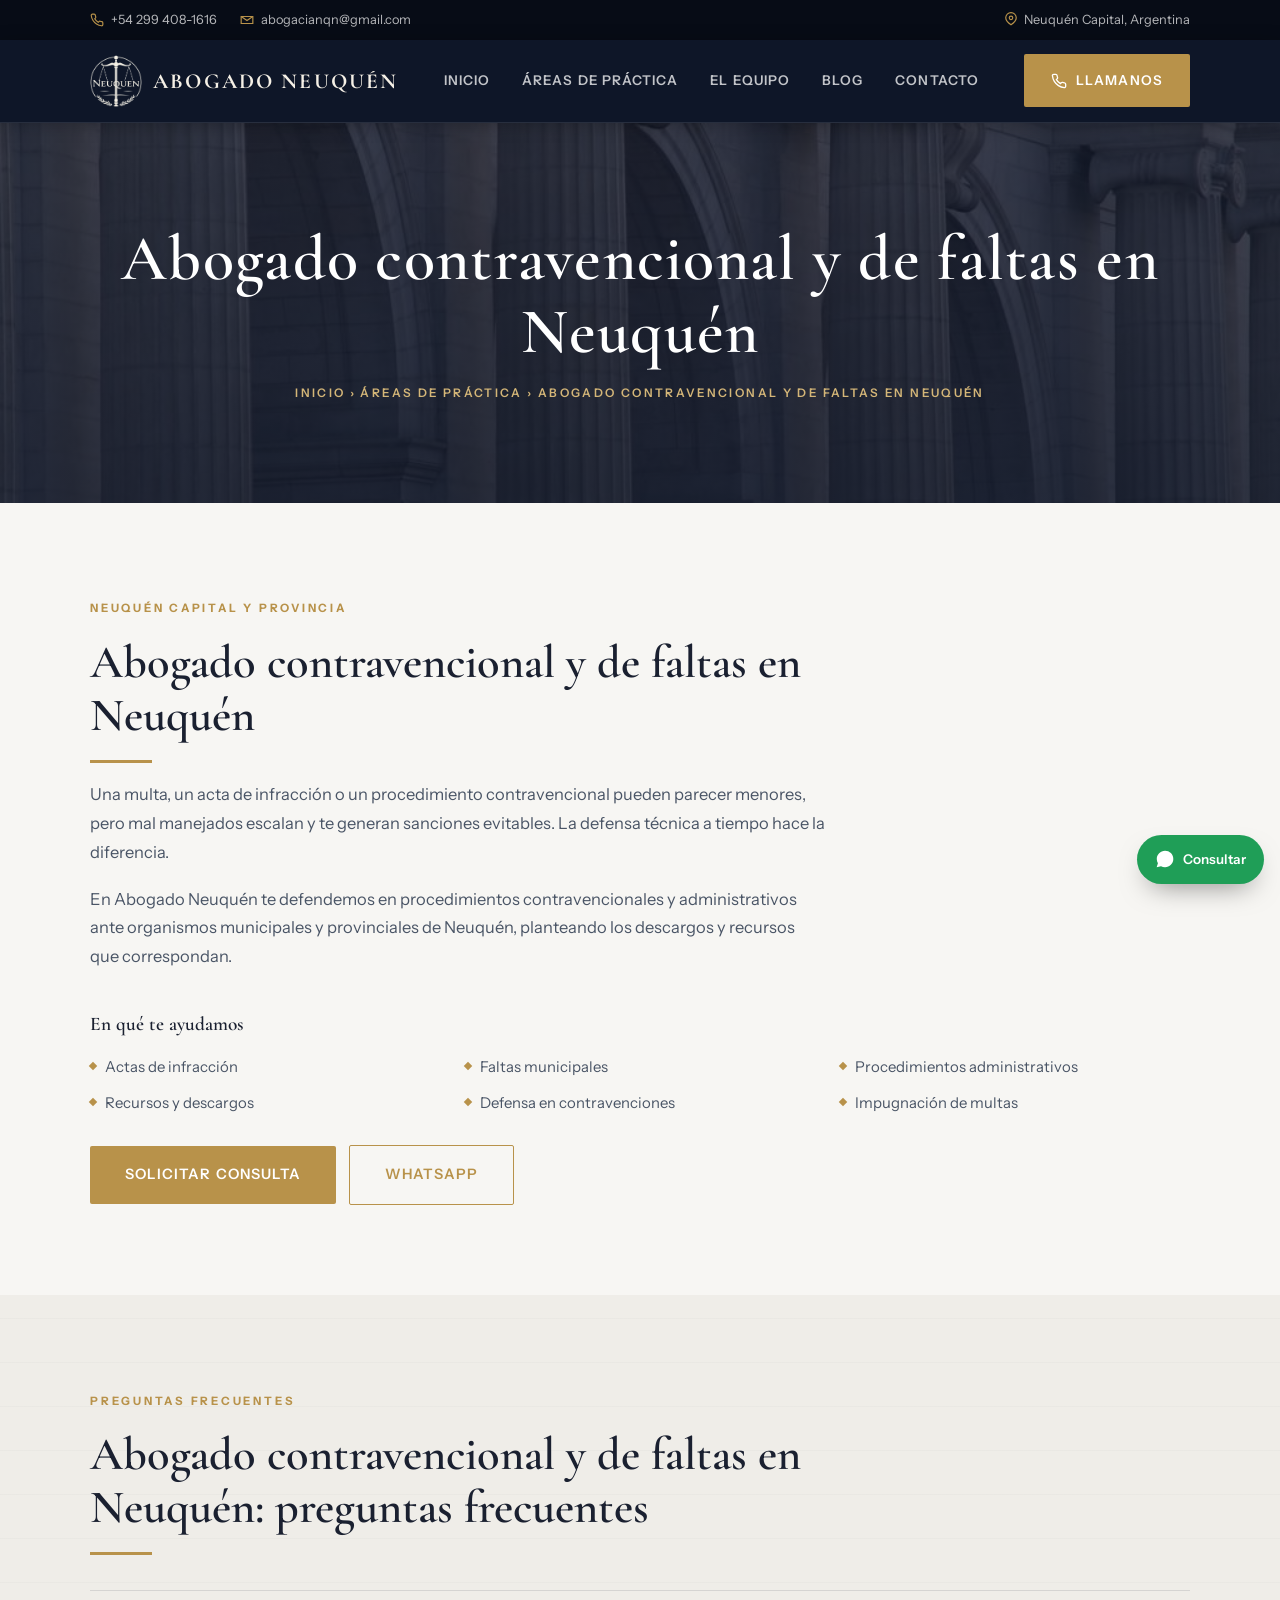
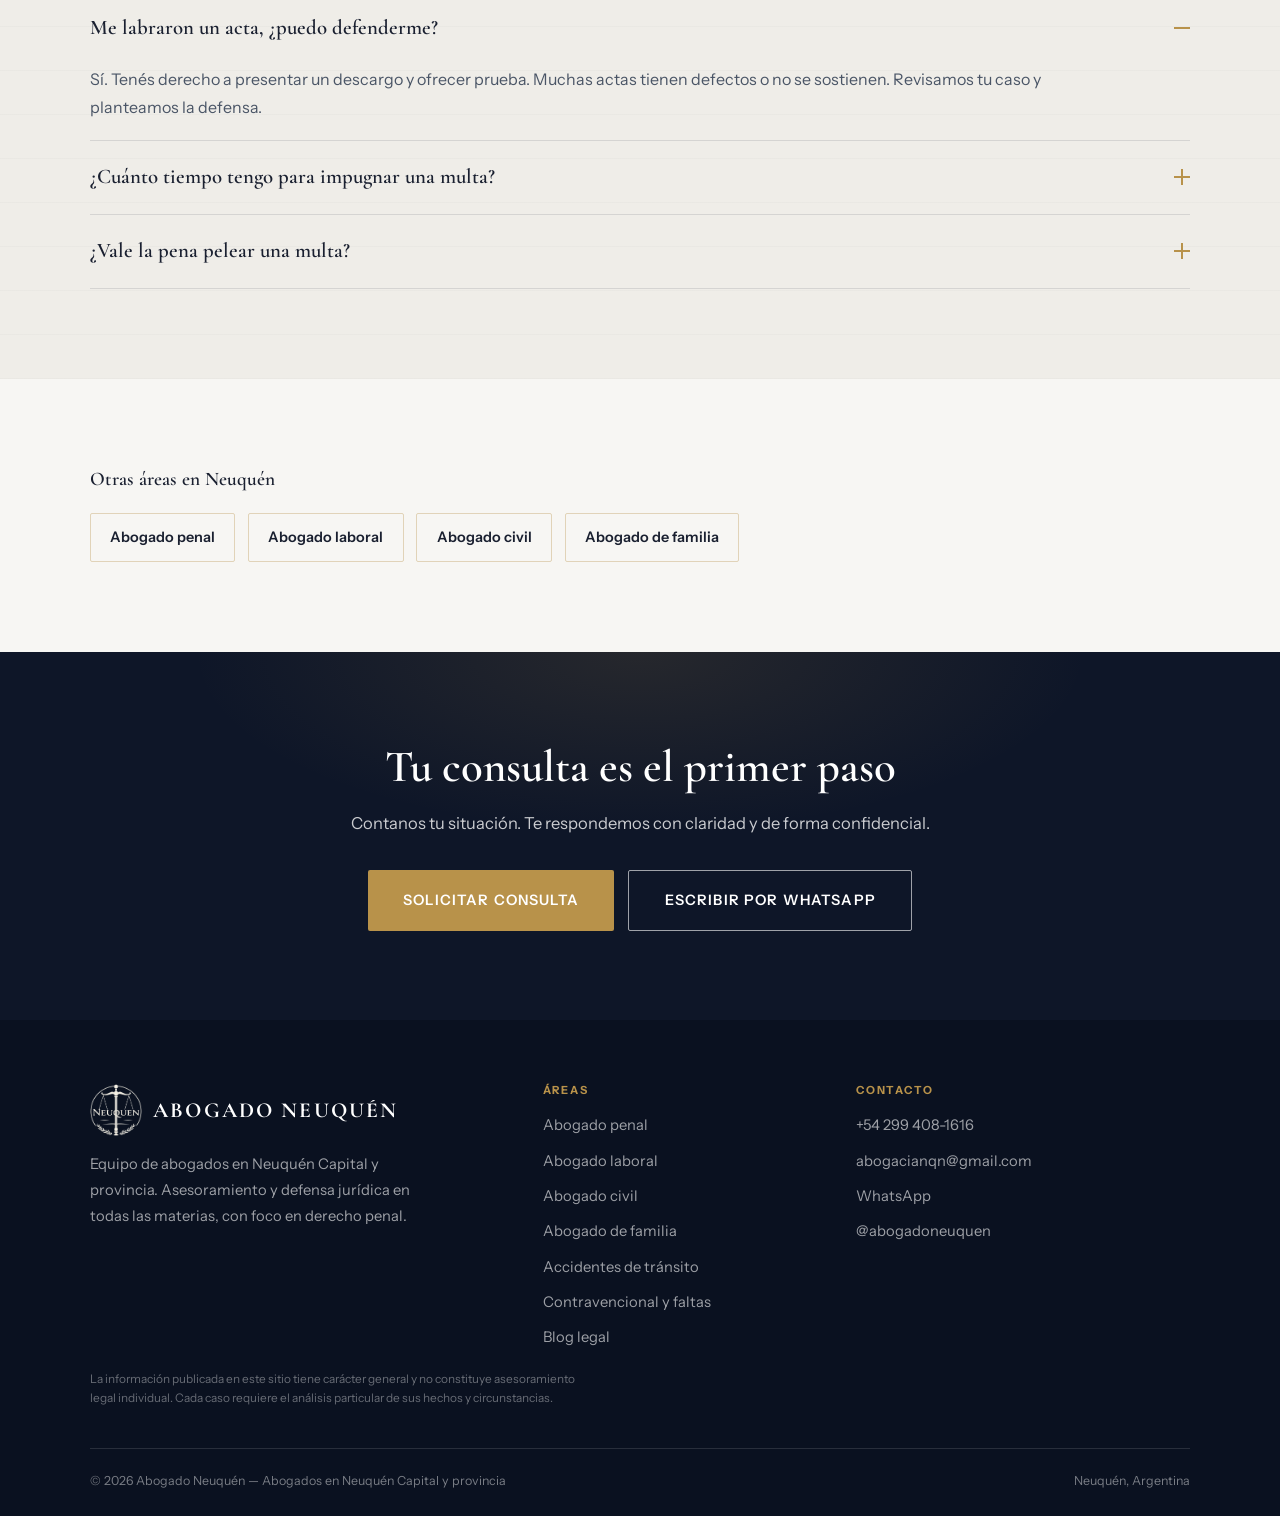
<file: abogado-contravencional-neuquen.html>
<!DOCTYPE html>
<html lang="es-AR">
<head>
<meta charset="UTF-8">
<meta name="viewport" content="width=device-width, initial-scale=1, viewport-fit=cover">
<title>Abogado Contravencional y de Faltas en Neuquén — Abogado Neuquén</title>
<meta name="description" content="Abogado contravencional y de faltas en Neuquén. Defensa en actas de infracción, faltas municipales y procedimientos administrativos. Consulta confidencial.">
<meta name="robots" content="index, follow">
<meta name="theme-color" content="#0E1628">
<link rel="canonical" href="https://neuquenabogados.com/abogado-contravencional-neuquen">
<meta property="og:type" content="website">
<meta property="og:url" content="https://neuquenabogados.com/abogado-contravencional-neuquen">
<meta property="og:title" content="Abogado contravencional y de faltas en Neuquén | Abogado Neuquén">
<meta property="og:description" content="Abogado contravencional y de faltas en Neuquén. Defensa en actas de infracción, faltas municipales y procedimientos administrativos. Consulta confidencial.">
<meta property="og:image" content="https://neuquenabogados.com/assets/img/logo.png">
<meta property="og:site_name" content="Abogado Neuquén">
<meta property="og:locale" content="es_AR">
<meta name="twitter:card" content="summary_large_image">
<meta name="twitter:title" content="Abogado contravencional y de faltas en Neuquén | Abogado Neuquén">
<meta name="twitter:description" content="Abogado contravencional y de faltas en Neuquén. Defensa en actas de infracción, faltas municipales y procedimientos administrativos. Consulta confidencial.">
<meta name="twitter:image" content="https://neuquenabogados.com/assets/img/logo.png">
<meta name="geo.region" content="AR-Q">
<meta name="geo.placename" content="Neuquén">
<link rel="icon" href="assets/img/favicon.png" type="image/png">
<link rel="apple-touch-icon" href="assets/img/logo.png">
<link rel="preconnect" href="https://fonts.googleapis.com">
<link rel="preconnect" href="https://fonts.gstatic.com" crossorigin>
<link rel="stylesheet" href="https://fonts.googleapis.com/css2?family=Cormorant+Garamond:wght@500;600;700&family=Instrument+Sans:wght@400;500;600;700&display=swap">
<link rel="stylesheet" href="styles.css?v=20260724t20">
<script type="application/ld+json">{"@context":"https://schema.org","@type":"LegalService","name":"Abogado contravencional y de faltas en Neuquén — Abogado Neuquén","description":"Abogado contravencional y de faltas en Neuquén. Defensa en actas de infracción, faltas municipales y procedimientos administrativos. Consulta confidencial.","url":"https://neuquenabogados.com/abogado-contravencional-neuquen","telephone":"+542994081616","email":"abogacianqn@gmail.com","areaServed":[{"@type":"City","name":"Neuquén"},{"@type":"AdministrativeArea","name":"Provincia de Neuquén"}],"address":{"@type":"PostalAddress","addressLocality":"Neuquén","addressRegion":"Neuquén","addressCountry":"AR"},"provider":{"@type":"LegalService","name":"Abogado Neuquén","url":"https://neuquenabogados.com/"}}</script>
<script type="application/ld+json">{"@context":"https://schema.org","@type":"FAQPage","mainEntity":[{"@type":"Question","name":"Me labraron un acta, ¿puedo defenderme?","acceptedAnswer":{"@type":"Answer","text":"Sí. Tenés derecho a presentar un descargo y ofrecer prueba. Muchas actas tienen defectos o no se sostienen. Revisamos tu caso y planteamos la defensa."}},{"@type":"Question","name":"¿Cuánto tiempo tengo para impugnar una multa?","acceptedAnswer":{"@type":"Answer","text":"Los plazos son cortos y varían según el organismo. Por eso conviene consultar apenas te notifican, para no perder la posibilidad de recurrir."}},{"@type":"Question","name":"¿Vale la pena pelear una multa?","acceptedAnswer":{"@type":"Answer","text":"Depende del monto y de las consecuencias (puntos, inhabilitación, antecedentes). En la consulta te decimos con franqueza si conviene o no."}}]}</script>
<script type="application/ld+json">{"@context":"https://schema.org","@type":"BreadcrumbList","itemListElement":[{"@type":"ListItem","position":1,"name":"Inicio","item":"https://neuquenabogados.com/"},{"@type":"ListItem","position":2,"name":"Áreas de práctica","item":"https://neuquenabogados.com/areas-de-practica"},{"@type":"ListItem","position":3,"name":"Abogado contravencional y de faltas en Neuquén","item":"https://neuquenabogados.com/abogado-contravencional-neuquen"}]}</script>
</head>
<body>
<a class="skip-link" href="#main">Saltar al contenido</a>
<div class="topbar">
  <div class="container topbar-inner">
    <div class="topbar-group">
      <a data-phone-link href="tel:"><svg viewBox="0 0 24 24" fill="none" stroke="currentColor" stroke-width="2"><path d="M22 16.92v3a2 2 0 0 1-2.18 2 19.79 19.79 0 0 1-8.63-3.07 19.5 19.5 0 0 1-6-6 19.79 19.79 0 0 1-3.07-8.67A2 2 0 0 1 4.11 2h3a2 2 0 0 1 2 1.72c.13.96.36 1.9.7 2.81a2 2 0 0 1-.45 2.11L8.09 9.91a16 16 0 0 0 6 6l1.27-1.27a2 2 0 0 1 2.11-.45c.91.34 1.85.57 2.81.7A2 2 0 0 1 22 16.92z"/></svg><span data-phone-display>—</span></a>
      <a data-email-link href="mailto:"><svg viewBox="0 0 24 24" fill="none" stroke="currentColor" stroke-width="2"><path d="M22 6l-10 7L2 6"/><path d="M2 6h20v12H2z"/></svg><span data-email-display>—</span></a>
    </div>
    <div class="topbar-group">
      <span><svg viewBox="0 0 24 24" fill="none" stroke="currentColor" stroke-width="2" style="display:inline-block;vertical-align:-2px;margin-right:.35rem"><path d="M21 10c0 6-9 12-9 12s-9-6-9-12a9 9 0 0 1 18 0z"/><circle cx="12" cy="10" r="3"/></svg><span data-location-display>—</span></span>
    </div>
  </div>
</div>
<header class="site-header">
  <div class="container header-inner">
    <a class="logo" href="/">
      <img src="assets/img/logo.png" alt="Abogado Neuquén" width="52" height="52">
      <span class="logo-text"><span class="logo-name">Abogado Neuquén</span></span>
    </a>
    <nav class="main-nav" aria-label="Principal">
      <a href="/">Inicio</a>
      <a href="/areas-de-practica">Áreas de práctica</a>
      <a href="/equipo">El equipo</a>
      <a href="/blog">Blog</a>
      <a href="/contacto">Contacto</a>
    </nav>
    <div class="header-actions">
      <a class="btn btn-gold btn-call" data-phone-link href="tel:">
        <svg viewBox="0 0 24 24" fill="none" stroke="currentColor" stroke-width="2"><path d="M22 16.92v3a2 2 0 0 1-2.18 2 19.79 19.79 0 0 1-8.63-3.07 19.5 19.5 0 0 1-6-6 19.79 19.79 0 0 1-3.07-8.67A2 2 0 0 1 4.11 2h3a2 2 0 0 1 2 1.72c.13.96.36 1.9.7 2.81a2 2 0 0 1-.45 2.11L8.09 9.91a16 16 0 0 0 6 6l1.27-1.27a2 2 0 0 1 2.11-.45c.91.34 1.85.57 2.81.7A2 2 0 0 1 22 16.92z"/></svg>
        Llamanos
      </a>
      <button class="burger" data-burger aria-expanded="false" aria-controls="mobile-menu" aria-label="Abrir menú"><span></span></button>
    </div>
  </div>
</header>
<div class="mobile-menu" id="mobile-menu" data-mobile-menu data-open="false">
  <a href="/">Inicio</a>
  <a href="/areas-de-practica">Áreas de práctica</a>
  <a href="/equipo">El equipo</a>
  <a href="/blog">Blog</a>
  <a href="/contacto">Contacto</a>
  <a class="btn btn-gold" data-phone-link href="tel:">Llamanos</a>
</div>
<main id="main">
  <section class="page-banner">
    <img src="assets/img/banner-2.jpg" alt="" loading="eager">
    <div class="banner-inner"><h1>Abogado contravencional y de faltas en Neuquén</h1><p class="crumb">Inicio › Áreas de práctica › Abogado contravencional y de faltas en Neuquén</p></div>
  </section>
  <section class="section">
    <div class="container">
      <div class="section-head" data-reveal>
        <span class="eyebrow">Neuquén Capital y provincia</span>
        <h2>Abogado contravencional y de faltas en Neuquén</h2><div class="rule"></div>
        <p style="margin-top:1.1rem">Una multa, un acta de infracción o un procedimiento contravencional pueden parecer menores, pero mal manejados escalan y te generan sanciones evitables. La defensa técnica a tiempo hace la diferencia.</p>
        <p style="margin-top:1.1rem">En Abogado Neuquén te defendemos en procedimientos contravencionales y administrativos ante organismos municipales y provinciales de Neuquén, planteando los descargos y recursos que correspondan.</p>
      </div>
      <div style="margin-top:2.6rem" data-reveal>
        <h3>En qué te ayudamos</h3>
        <ul class="acc-sub" style="margin-top:1.2rem">
          <li>Actas de infracción</li>
          <li>Faltas municipales</li>
          <li>Procedimientos administrativos</li>
          <li>Recursos y descargos</li>
          <li>Defensa en contravenciones</li>
          <li>Impugnación de multas</li>
        </ul>
      </div>
      <div style="margin-top:1.8rem" data-reveal>
        <a class="btn btn-gold btn-lg" href="/contacto">Solicitar consulta</a>
        <a class="btn btn-outline btn-lg" data-wa-link href="https://wa.me/" style="margin-left:.6rem">WhatsApp</a>
      </div>
    </div>
  </section>
  <section class="section section--alt">
    <div class="container">
      <div class="section-head" data-reveal><span class="eyebrow">Preguntas frecuentes</span><h2>Abogado contravencional y de faltas en Neuquén: preguntas frecuentes</h2><div class="rule"></div></div>
      <div class="faq" data-reveal>
        <div class="faq-item" data-open="true">
          <button class="faq-q" type="button" data-faq-toggle aria-expanded="true">Me labraron un acta, ¿puedo defenderme?<span class="faq-ico" aria-hidden="true"></span></button>
          <div class="faq-a"><div class="faq-a-inner"><p>Sí. Tenés derecho a presentar un descargo y ofrecer prueba. Muchas actas tienen defectos o no se sostienen. Revisamos tu caso y planteamos la defensa.</p></div></div>
        </div>
        <div class="faq-item" data-open="false">
          <button class="faq-q" type="button" data-faq-toggle aria-expanded="false">¿Cuánto tiempo tengo para impugnar una multa?<span class="faq-ico" aria-hidden="true"></span></button>
          <div class="faq-a"><div class="faq-a-inner"><p>Los plazos son cortos y varían según el organismo. Por eso conviene consultar apenas te notifican, para no perder la posibilidad de recurrir.</p></div></div>
        </div>
        <div class="faq-item" data-open="false">
          <button class="faq-q" type="button" data-faq-toggle aria-expanded="false">¿Vale la pena pelear una multa?<span class="faq-ico" aria-hidden="true"></span></button>
          <div class="faq-a"><div class="faq-a-inner"><p>Depende del monto y de las consecuencias (puntos, inhabilitación, antecedentes). En la consulta te decimos con franqueza si conviene o no.</p></div></div>
        </div>
      </div>
    </div>
  </section>
  <section class="section">
    <div class="container" data-reveal>
      <h3>Otras áreas en Neuquén</h3>
      <div class="related-areas">
          <a href="/abogado-penal-neuquen">Abogado penal</a>
          <a href="/abogado-laboral-neuquen">Abogado laboral</a>
          <a href="/abogado-civil-neuquen">Abogado civil</a>
          <a href="/abogado-familia-neuquen">Abogado de familia</a>
      </div>
    </div>
  </section>
  <section class="section cta-band">
    <div class="container"><h2>Tu consulta es el primer paso</h2><p>Contanos tu situación. Te respondemos con claridad y de forma confidencial.</p>
      <div class="actions"><a class="btn btn-gold btn-lg" href="/contacto">Solicitar consulta</a><a class="btn btn-light btn-lg" data-wa-link href="https://wa.me/">Escribir por WhatsApp</a></div></div>
  </section>
</main>
<footer class="site-footer">
  <div class="container">
    <div class="footer-grid">
      <div>
        <a class="logo" href="/">
          <img src="assets/img/logo.png" alt="Abogado Neuquén" width="48" height="48">
          <span class="logo-text"><span class="logo-name">Abogado Neuquén</span></span>
        </a>
        <p class="footer-tagline">Equipo de abogados en Neuquén Capital y provincia. Asesoramiento y defensa jurídica en todas las materias, con foco en derecho penal.</p>
      </div>
      <div>
        <h4>Áreas</h4>
        <ul>
          <li><a href="/abogado-penal-neuquen">Abogado penal</a></li>
          <li><a href="/abogado-laboral-neuquen">Abogado laboral</a></li>
          <li><a href="/abogado-civil-neuquen">Abogado civil</a></li>
          <li><a href="/abogado-familia-neuquen">Abogado de familia</a></li>
          <li><a href="/abogado-transito-neuquen">Accidentes de tránsito</a></li>
          <li><a href="/abogado-contravencional-neuquen">Contravencional y faltas</a></li>
          <li><a href="/blog">Blog legal</a></li>
        </ul>
      </div>
      <div>
        <h4>Contacto</h4>
        <ul>
          <li><a data-phone-link href="tel:" data-phone-display>—</a></li>
          <li><a data-email-link href="mailto:" data-email-display>—</a></li>
          <li><a data-wa-link href="https://wa.me/">WhatsApp</a></li>
          <li><a href="https://www.instagram.com/abogadoneuquen/" target="_blank" rel="noopener">@abogadoneuquen</a></li>
        </ul>
      </div>
    </div>
    <p class="footer-legal">La información publicada en este sitio tiene carácter general y no constituye asesoramiento legal individual. Cada caso requiere el análisis particular de sus hechos y circunstancias.</p>
    <div class="footer-bottom">
      <span>© <span data-year></span> Abogado Neuquén — Abogados en Neuquén Capital y provincia</span>
      <span>Neuquén, Argentina</span>
    </div>
  </div>
</footer>

<a class="wa-float" data-wa-link href="https://wa.me/" aria-label="Escribir por WhatsApp">
  <svg viewBox="0 0 24 24" fill="currentColor"><path d="M12.04 2C6.58 2 2.13 6.45 2.13 11.91c0 1.85.5 3.58 1.37 5.07L2 22l5.2-1.37a9.9 9.9 0 0 0 4.84 1.23h.01c5.46 0 9.91-4.45 9.91-9.91 0-2.65-1.03-5.14-2.9-7.01A9.82 9.82 0 0 0 12.04 2z"/></svg>
  <span class="txt">Consultar</span>
</a>

<script defer src="lib/manifest.js?v=20260724t20"></script>
<script defer src="main.js?v=20260724t20"></script>
</body>
</html>
</file>
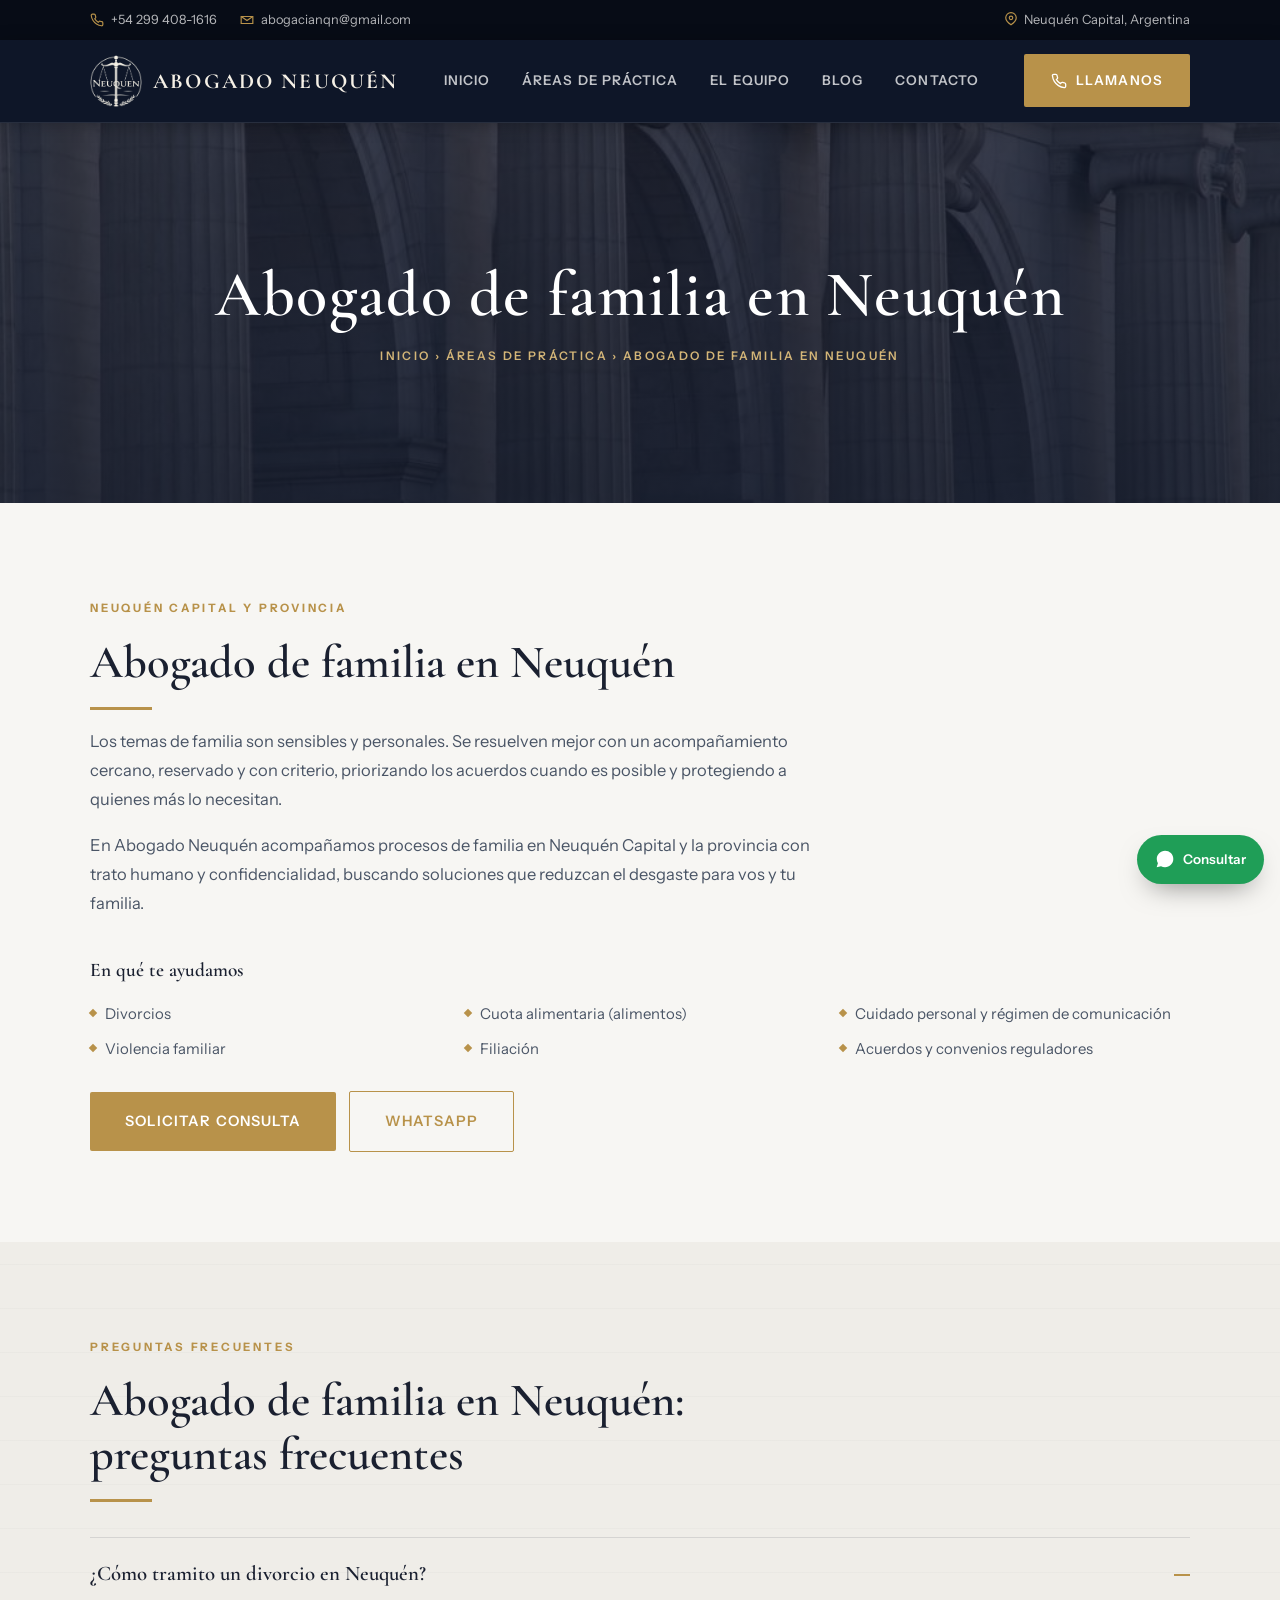
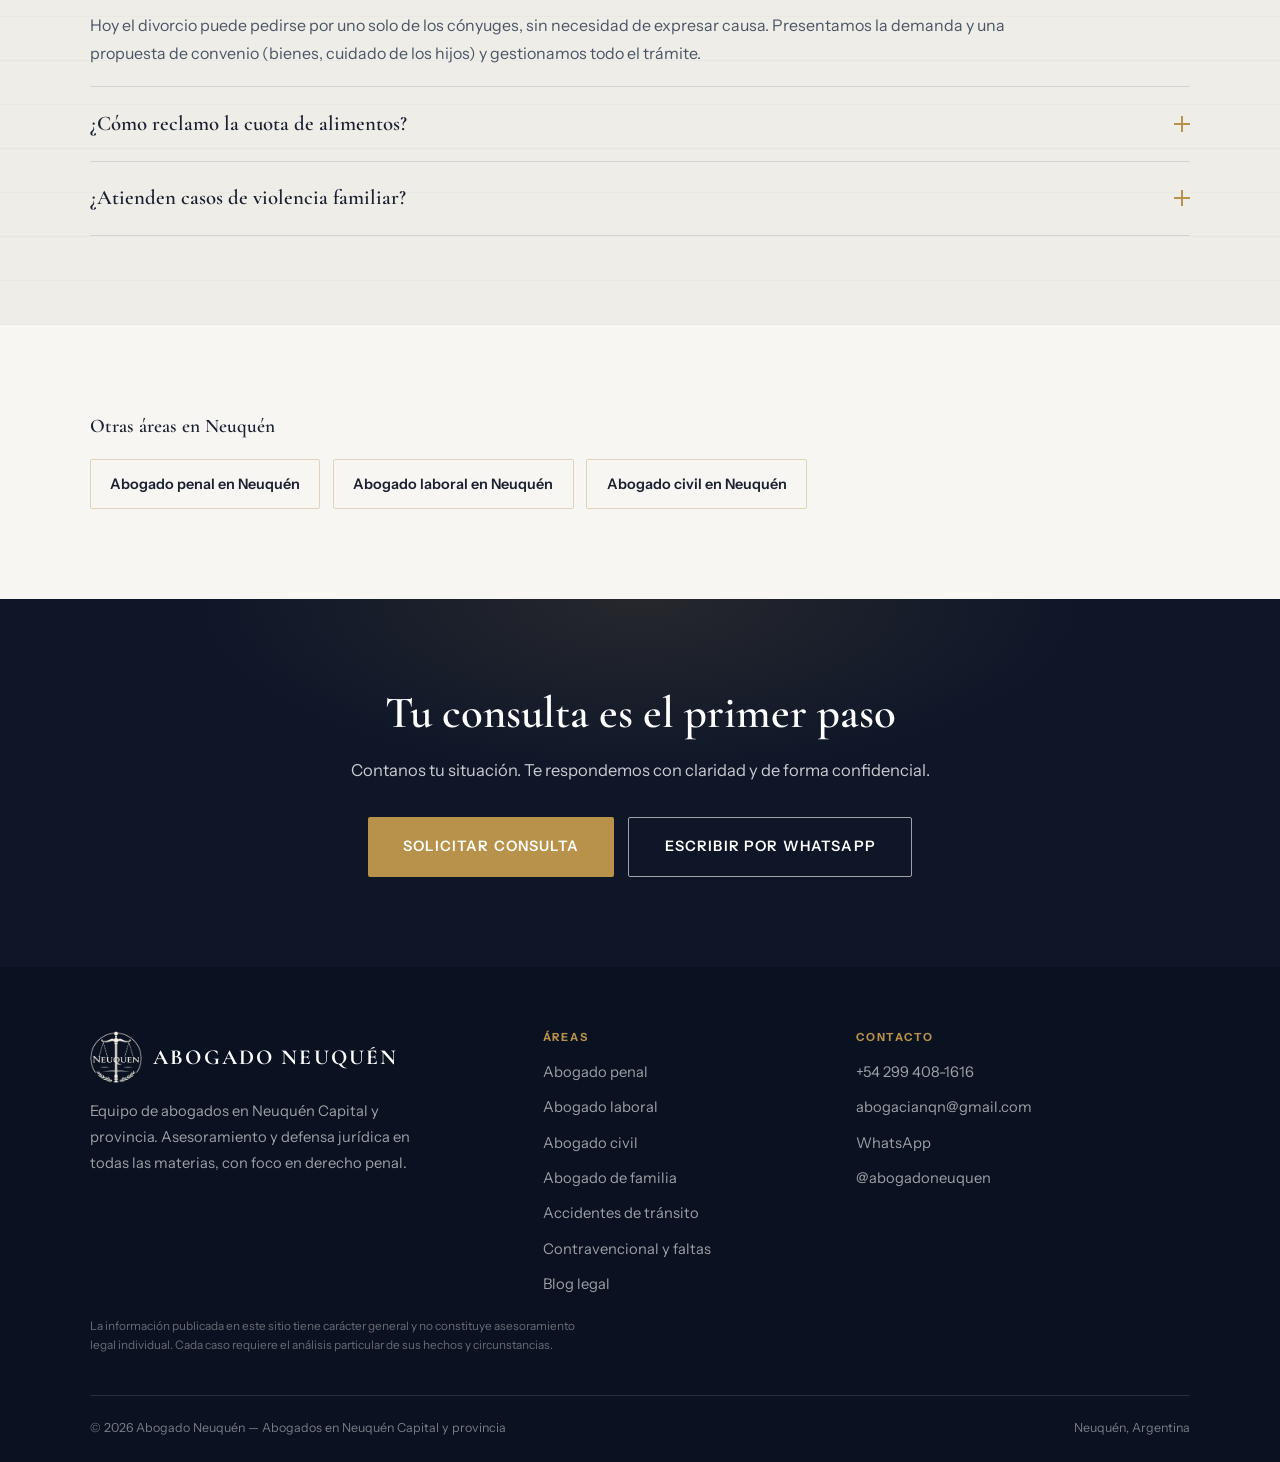
<file: abogado-familia-neuquen.html>
<!DOCTYPE html>
<html lang="es-AR">
<head>
<meta charset="UTF-8">
<meta name="viewport" content="width=device-width, initial-scale=1, viewport-fit=cover">
<title>Abogado de Familia en Neuquén | Divorcios y alimentos — Abogado Neuquén</title>
<meta name="description" content="Abogado de familia en Neuquén. Divorcios, alimentos, cuidado personal, régimen de comunicación y violencia familiar. Trato humano y reservado. Consulta confidencial.">
<meta name="robots" content="index, follow">
<meta name="theme-color" content="#0E1628">
<link rel="canonical" href="https://neuquenabogados.com/abogado-familia-neuquen">
<meta property="og:type" content="website">
<meta property="og:url" content="https://neuquenabogados.com/abogado-familia-neuquen">
<meta property="og:title" content="Abogado de familia en Neuquén | Abogado Neuquén">
<meta property="og:description" content="Abogado de familia en Neuquén. Divorcios, alimentos, cuidado personal, régimen de comunicación y violencia familiar. Trato humano y reservado. Consulta confidencial.">
<meta property="og:image" content="https://neuquenabogados.com/assets/img/logo.png">
<meta property="og:site_name" content="Abogado Neuquén">
<meta property="og:locale" content="es_AR">
<meta name="twitter:card" content="summary_large_image">
<meta name="twitter:title" content="Abogado de familia en Neuquén | Abogado Neuquén">
<meta name="twitter:description" content="Abogado de familia en Neuquén. Divorcios, alimentos, cuidado personal, régimen de comunicación y violencia familiar. Trato humano y reservado. Consulta confidencial.">
<meta name="twitter:image" content="https://neuquenabogados.com/assets/img/logo.png">
<meta name="geo.region" content="AR-Q">
<meta name="geo.placename" content="Neuquén">
<link rel="icon" href="assets/img/favicon.png" type="image/png">
<link rel="apple-touch-icon" href="assets/img/logo.png">
<link rel="preconnect" href="https://fonts.googleapis.com">
<link rel="preconnect" href="https://fonts.gstatic.com" crossorigin>
<link rel="stylesheet" href="https://fonts.googleapis.com/css2?family=Cormorant+Garamond:wght@500;600;700&family=Instrument+Sans:wght@400;500;600;700&display=swap">
<link rel="stylesheet" href="styles.css?v=20260724t20">
<script type="application/ld+json">{"@context":"https://schema.org","@type":"LegalService","name":"Abogado de familia en Neuquén — Abogado Neuquén","description":"Abogado de familia en Neuquén. Divorcios, alimentos, cuidado personal, régimen de comunicación y violencia familiar. Trato humano y reservado. Consulta confidencial.","url":"https://neuquenabogados.com/abogado-familia-neuquen","telephone":"+542994081616","email":"abogacianqn@gmail.com","areaServed":[{"@type":"City","name":"Neuquén"},{"@type":"AdministrativeArea","name":"Provincia de Neuquén"}],"address":{"@type":"PostalAddress","addressLocality":"Neuquén","addressRegion":"Neuquén","addressCountry":"AR"},"provider":{"@type":"LegalService","name":"Abogado Neuquén","url":"https://neuquenabogados.com/"}}</script>
<script type="application/ld+json">{"@context":"https://schema.org","@type":"FAQPage","mainEntity":[{"@type":"Question","name":"¿Cómo tramito un divorcio en Neuquén?","acceptedAnswer":{"@type":"Answer","text":"Hoy el divorcio puede pedirse por uno solo de los cónyuges, sin necesidad de expresar causa. Presentamos la demanda y una propuesta de convenio (bienes, cuidado de los hijos) y gestionamos todo el trámite."}},{"@type":"Question","name":"¿Cómo reclamo la cuota de alimentos?","acceptedAnswer":{"@type":"Answer","text":"Se reclama con un pedido de alimentos que puede incluir una cuota provisoria mientras dura el proceso. Te ayudamos a fijar un monto acorde a las necesidades y a hacerlo cumplir si no se paga."}},{"@type":"Question","name":"¿Atienden casos de violencia familiar?","acceptedAnswer":{"@type":"Answer","text":"Sí, con la reserva y la urgencia que requieren. Podemos solicitar medidas de protección rápidas ante la Justicia de Neuquén. Si estás en riesgo, contactanos cuanto antes."}}]}</script>
<script type="application/ld+json">{"@context":"https://schema.org","@type":"BreadcrumbList","itemListElement":[{"@type":"ListItem","position":1,"name":"Inicio","item":"https://neuquenabogados.com/"},{"@type":"ListItem","position":2,"name":"Áreas de práctica","item":"https://neuquenabogados.com/areas-de-practica"},{"@type":"ListItem","position":3,"name":"Abogado de familia en Neuquén","item":"https://neuquenabogados.com/abogado-familia-neuquen"}]}</script>
</head>
<body>
<a class="skip-link" href="#main">Saltar al contenido</a>
<div class="topbar">
  <div class="container topbar-inner">
    <div class="topbar-group">
      <a data-phone-link href="tel:"><svg viewBox="0 0 24 24" fill="none" stroke="currentColor" stroke-width="2"><path d="M22 16.92v3a2 2 0 0 1-2.18 2 19.79 19.79 0 0 1-8.63-3.07 19.5 19.5 0 0 1-6-6 19.79 19.79 0 0 1-3.07-8.67A2 2 0 0 1 4.11 2h3a2 2 0 0 1 2 1.72c.13.96.36 1.9.7 2.81a2 2 0 0 1-.45 2.11L8.09 9.91a16 16 0 0 0 6 6l1.27-1.27a2 2 0 0 1 2.11-.45c.91.34 1.85.57 2.81.7A2 2 0 0 1 22 16.92z"/></svg><span data-phone-display>—</span></a>
      <a data-email-link href="mailto:"><svg viewBox="0 0 24 24" fill="none" stroke="currentColor" stroke-width="2"><path d="M22 6l-10 7L2 6"/><path d="M2 6h20v12H2z"/></svg><span data-email-display>—</span></a>
    </div>
    <div class="topbar-group">
      <span><svg viewBox="0 0 24 24" fill="none" stroke="currentColor" stroke-width="2" style="display:inline-block;vertical-align:-2px;margin-right:.35rem"><path d="M21 10c0 6-9 12-9 12s-9-6-9-12a9 9 0 0 1 18 0z"/><circle cx="12" cy="10" r="3"/></svg><span data-location-display>—</span></span>
    </div>
  </div>
</div>
<header class="site-header">
  <div class="container header-inner">
    <a class="logo" href="/">
      <img src="assets/img/logo.png" alt="Abogado Neuquén" width="52" height="52">
      <span class="logo-text"><span class="logo-name">Abogado Neuquén</span></span>
    </a>
    <nav class="main-nav" aria-label="Principal">
      <a href="/">Inicio</a>
      <a href="/areas-de-practica">Áreas de práctica</a>
      <a href="/equipo">El equipo</a>
      <a href="/blog">Blog</a>
      <a href="/contacto">Contacto</a>
    </nav>
    <div class="header-actions">
      <a class="btn btn-gold btn-call" data-phone-link href="tel:">
        <svg viewBox="0 0 24 24" fill="none" stroke="currentColor" stroke-width="2"><path d="M22 16.92v3a2 2 0 0 1-2.18 2 19.79 19.79 0 0 1-8.63-3.07 19.5 19.5 0 0 1-6-6 19.79 19.79 0 0 1-3.07-8.67A2 2 0 0 1 4.11 2h3a2 2 0 0 1 2 1.72c.13.96.36 1.9.7 2.81a2 2 0 0 1-.45 2.11L8.09 9.91a16 16 0 0 0 6 6l1.27-1.27a2 2 0 0 1 2.11-.45c.91.34 1.85.57 2.81.7A2 2 0 0 1 22 16.92z"/></svg>
        Llamanos
      </a>
      <button class="burger" data-burger aria-expanded="false" aria-controls="mobile-menu" aria-label="Abrir menú"><span></span></button>
    </div>
  </div>
</header>
<div class="mobile-menu" id="mobile-menu" data-mobile-menu data-open="false">
  <a href="/">Inicio</a>
  <a href="/areas-de-practica">Áreas de práctica</a>
  <a href="/equipo">El equipo</a>
  <a href="/blog">Blog</a>
  <a href="/contacto">Contacto</a>
  <a class="btn btn-gold" data-phone-link href="tel:">Llamanos</a>
</div>
<main id="main">
  <section class="page-banner">
    <img src="assets/img/banner-2.jpg" alt="" loading="eager">
    <div class="banner-inner">
      <h1>Abogado de familia en Neuquén</h1>
      <p class="crumb">Inicio › Áreas de práctica › Abogado de familia en Neuquén</p>
    </div>
  </section>

  <section class="section">
    <div class="container">
      <div class="section-head" data-reveal>
        <span class="eyebrow">Neuquén Capital y provincia</span>
        <h2>Abogado de familia en Neuquén</h2>
        <div class="rule"></div>
        <p style="margin-top:1.1rem">Los temas de familia son sensibles y personales. Se resuelven mejor con un acompañamiento cercano, reservado y con criterio, priorizando los acuerdos cuando es posible y protegiendo a quienes más lo necesitan.</p>
        <p style="margin-top:1.1rem">En Abogado Neuquén acompañamos procesos de familia en Neuquén Capital y la provincia con trato humano y confidencialidad, buscando soluciones que reduzcan el desgaste para vos y tu familia.</p>
      </div>

      <div style="margin-top:2.6rem" data-reveal>
        <h3>En qué te ayudamos</h3>
        <ul class="acc-sub" style="margin-top:1.2rem">
          <li>Divorcios</li>
          <li>Cuota alimentaria (alimentos)</li>
          <li>Cuidado personal y régimen de comunicación</li>
          <li>Violencia familiar</li>
          <li>Filiación</li>
          <li>Acuerdos y convenios reguladores</li>
        </ul>
      </div>

      <div style="margin-top:1.8rem" data-reveal>
        <a class="btn btn-gold btn-lg" href="/contacto">Solicitar consulta</a>
        <a class="btn btn-outline btn-lg" data-wa-link href="https://wa.me/" style="margin-left:.6rem">WhatsApp</a>
      </div>
    </div>
  </section>

  <section class="section section--alt">
    <div class="container">
      <div class="section-head" data-reveal>
        <span class="eyebrow">Preguntas frecuentes</span>
        <h2>Abogado de familia en Neuquén: preguntas frecuentes</h2>
        <div class="rule"></div>
      </div>
      <div class="faq" data-reveal>
        <div class="faq-item" data-open="true">
          <button class="faq-q" type="button" data-faq-toggle aria-expanded="true">¿Cómo tramito un divorcio en Neuquén?<span class="faq-ico" aria-hidden="true"></span></button>
          <div class="faq-a"><div class="faq-a-inner"><p>Hoy el divorcio puede pedirse por uno solo de los cónyuges, sin necesidad de expresar causa. Presentamos la demanda y una propuesta de convenio (bienes, cuidado de los hijos) y gestionamos todo el trámite.</p></div></div>
        </div>
        <div class="faq-item" data-open="false">
          <button class="faq-q" type="button" data-faq-toggle aria-expanded="false">¿Cómo reclamo la cuota de alimentos?<span class="faq-ico" aria-hidden="true"></span></button>
          <div class="faq-a"><div class="faq-a-inner"><p>Se reclama con un pedido de alimentos que puede incluir una cuota provisoria mientras dura el proceso. Te ayudamos a fijar un monto acorde a las necesidades y a hacerlo cumplir si no se paga.</p></div></div>
        </div>
        <div class="faq-item" data-open="false">
          <button class="faq-q" type="button" data-faq-toggle aria-expanded="false">¿Atienden casos de violencia familiar?<span class="faq-ico" aria-hidden="true"></span></button>
          <div class="faq-a"><div class="faq-a-inner"><p>Sí, con la reserva y la urgencia que requieren. Podemos solicitar medidas de protección rápidas ante la Justicia de Neuquén. Si estás en riesgo, contactanos cuanto antes.</p></div></div>
        </div>
      </div>
    </div>
  </section>

  <section class="section">
    <div class="container" data-reveal>
      <h3>Otras áreas en Neuquén</h3>
      <div class="related-areas">
          <a href="/abogado-penal-neuquen">Abogado penal en Neuquén</a>
          <a href="/abogado-laboral-neuquen">Abogado laboral en Neuquén</a>
          <a href="/abogado-civil-neuquen">Abogado civil en Neuquén</a>
      </div>
    </div>
  </section>

  <section class="section cta-band">
    <div class="container">
      <h2>Tu consulta es el primer paso</h2>
      <p>Contanos tu situación. Te respondemos con claridad y de forma confidencial.</p>
      <div class="actions">
        <a class="btn btn-gold btn-lg" href="/contacto">Solicitar consulta</a>
        <a class="btn btn-light btn-lg" data-wa-link href="https://wa.me/">Escribir por WhatsApp</a>
      </div>
    </div>
  </section>
</main>
<footer class="site-footer">
  <div class="container">
    <div class="footer-grid">
      <div>
        <a class="logo" href="/">
          <img src="assets/img/logo.png" alt="Abogado Neuquén" width="48" height="48">
          <span class="logo-text"><span class="logo-name">Abogado Neuquén</span></span>
        </a>
        <p class="footer-tagline">Equipo de abogados en Neuquén Capital y provincia. Asesoramiento y defensa jurídica en todas las materias, con foco en derecho penal.</p>
      </div>
      <div>
        <h4>Áreas</h4>
        <ul>
          <li><a href="/abogado-penal-neuquen">Abogado penal</a></li>
          <li><a href="/abogado-laboral-neuquen">Abogado laboral</a></li>
          <li><a href="/abogado-civil-neuquen">Abogado civil</a></li>
          <li><a href="/abogado-familia-neuquen">Abogado de familia</a></li>
          <li><a href="/abogado-transito-neuquen">Accidentes de tránsito</a></li>
          <li><a href="/abogado-contravencional-neuquen">Contravencional y faltas</a></li>
          <li><a href="/blog">Blog legal</a></li>
        </ul>
      </div>
      <div>
        <h4>Contacto</h4>
        <ul>
          <li><a data-phone-link href="tel:" data-phone-display>—</a></li>
          <li><a data-email-link href="mailto:" data-email-display>—</a></li>
          <li><a data-wa-link href="https://wa.me/">WhatsApp</a></li>
          <li><a href="https://www.instagram.com/abogadoneuquen/" target="_blank" rel="noopener">@abogadoneuquen</a></li>
        </ul>
      </div>
    </div>
    <p class="footer-legal">La información publicada en este sitio tiene carácter general y no constituye asesoramiento legal individual. Cada caso requiere el análisis particular de sus hechos y circunstancias.</p>
    <div class="footer-bottom">
      <span>© <span data-year></span> Abogado Neuquén — Abogados en Neuquén Capital y provincia</span>
      <span>Neuquén, Argentina</span>
    </div>
  </div>
</footer>

<a class="wa-float" data-wa-link href="https://wa.me/" aria-label="Escribir por WhatsApp">
  <svg viewBox="0 0 24 24" fill="currentColor"><path d="M12.04 2C6.58 2 2.13 6.45 2.13 11.91c0 1.85.5 3.58 1.37 5.07L2 22l5.2-1.37a9.9 9.9 0 0 0 4.84 1.23h.01c5.46 0 9.91-4.45 9.91-9.91 0-2.65-1.03-5.14-2.9-7.01A9.82 9.82 0 0 0 12.04 2z"/></svg>
  <span class="txt">Consultar</span>
</a>

<script defer src="lib/manifest.js?v=20260724t20"></script>
<script defer src="main.js?v=20260724t20"></script>
</body>
</html>
</file>
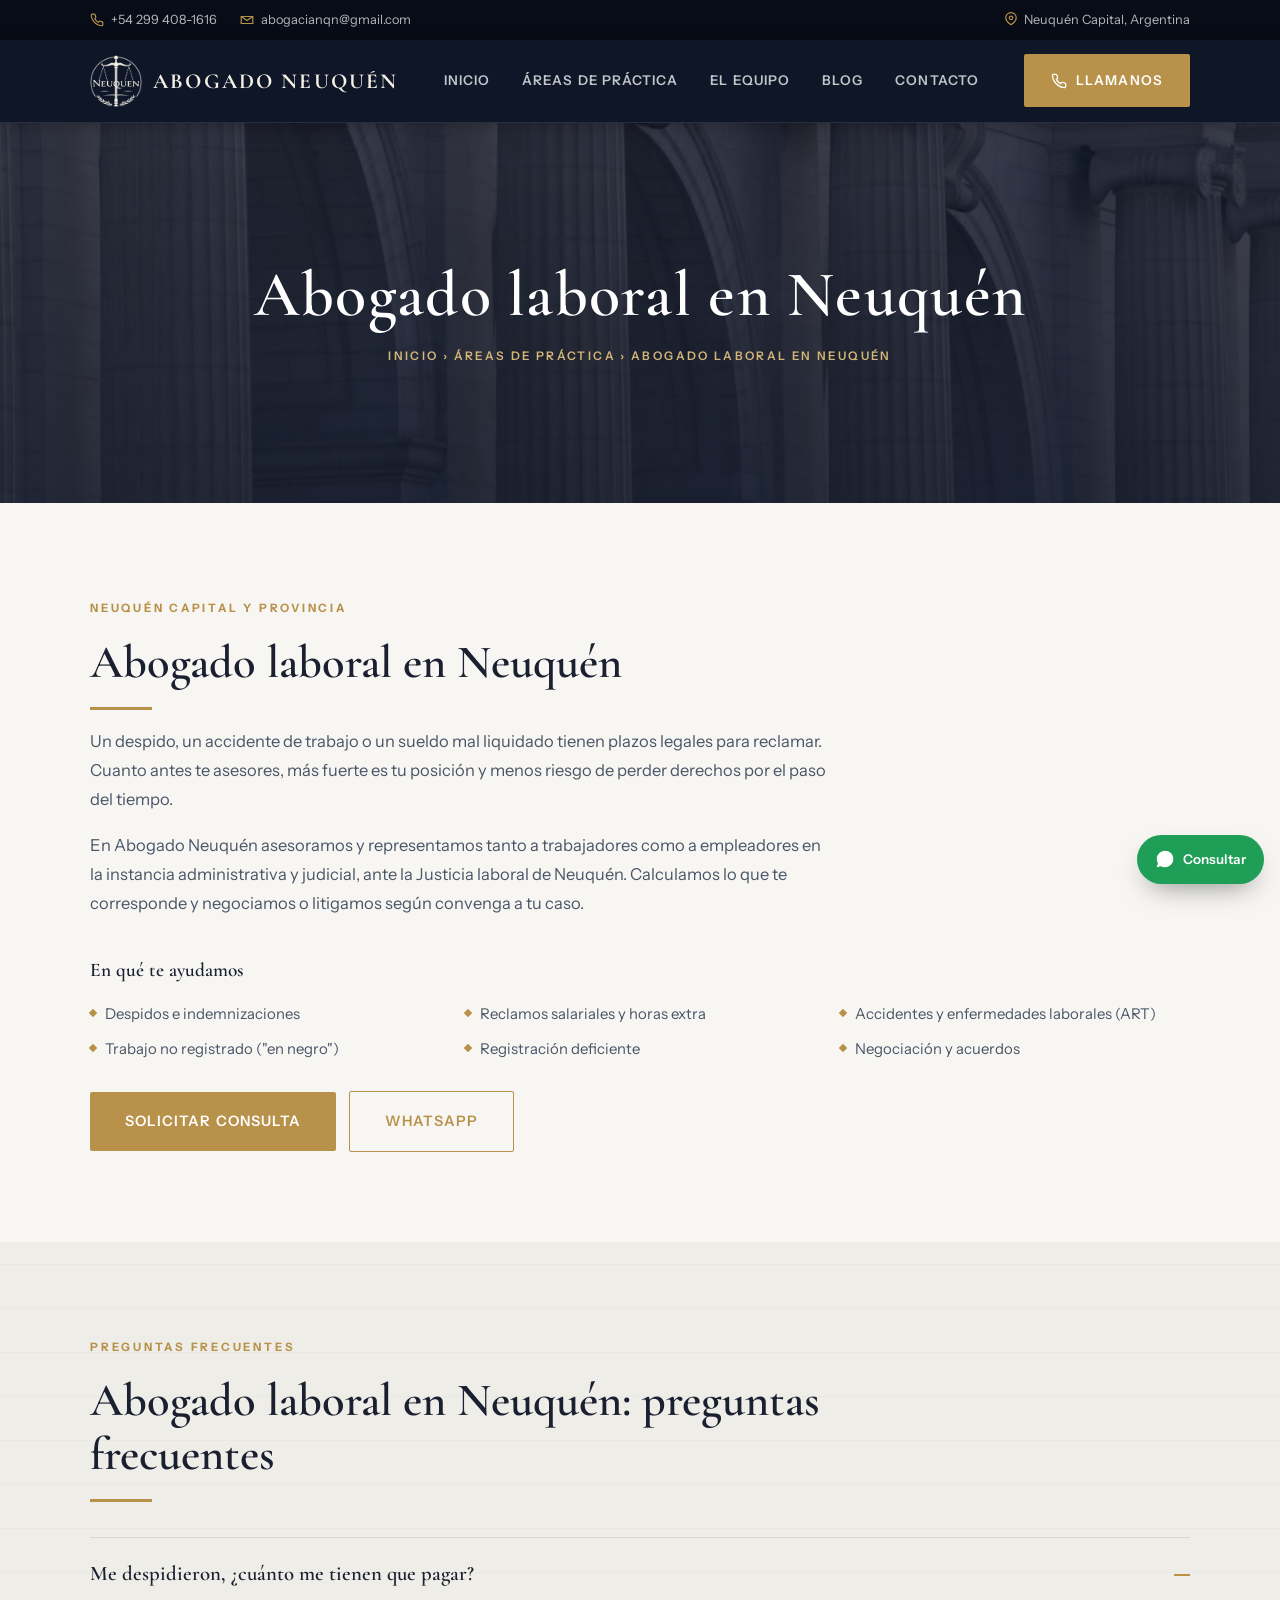
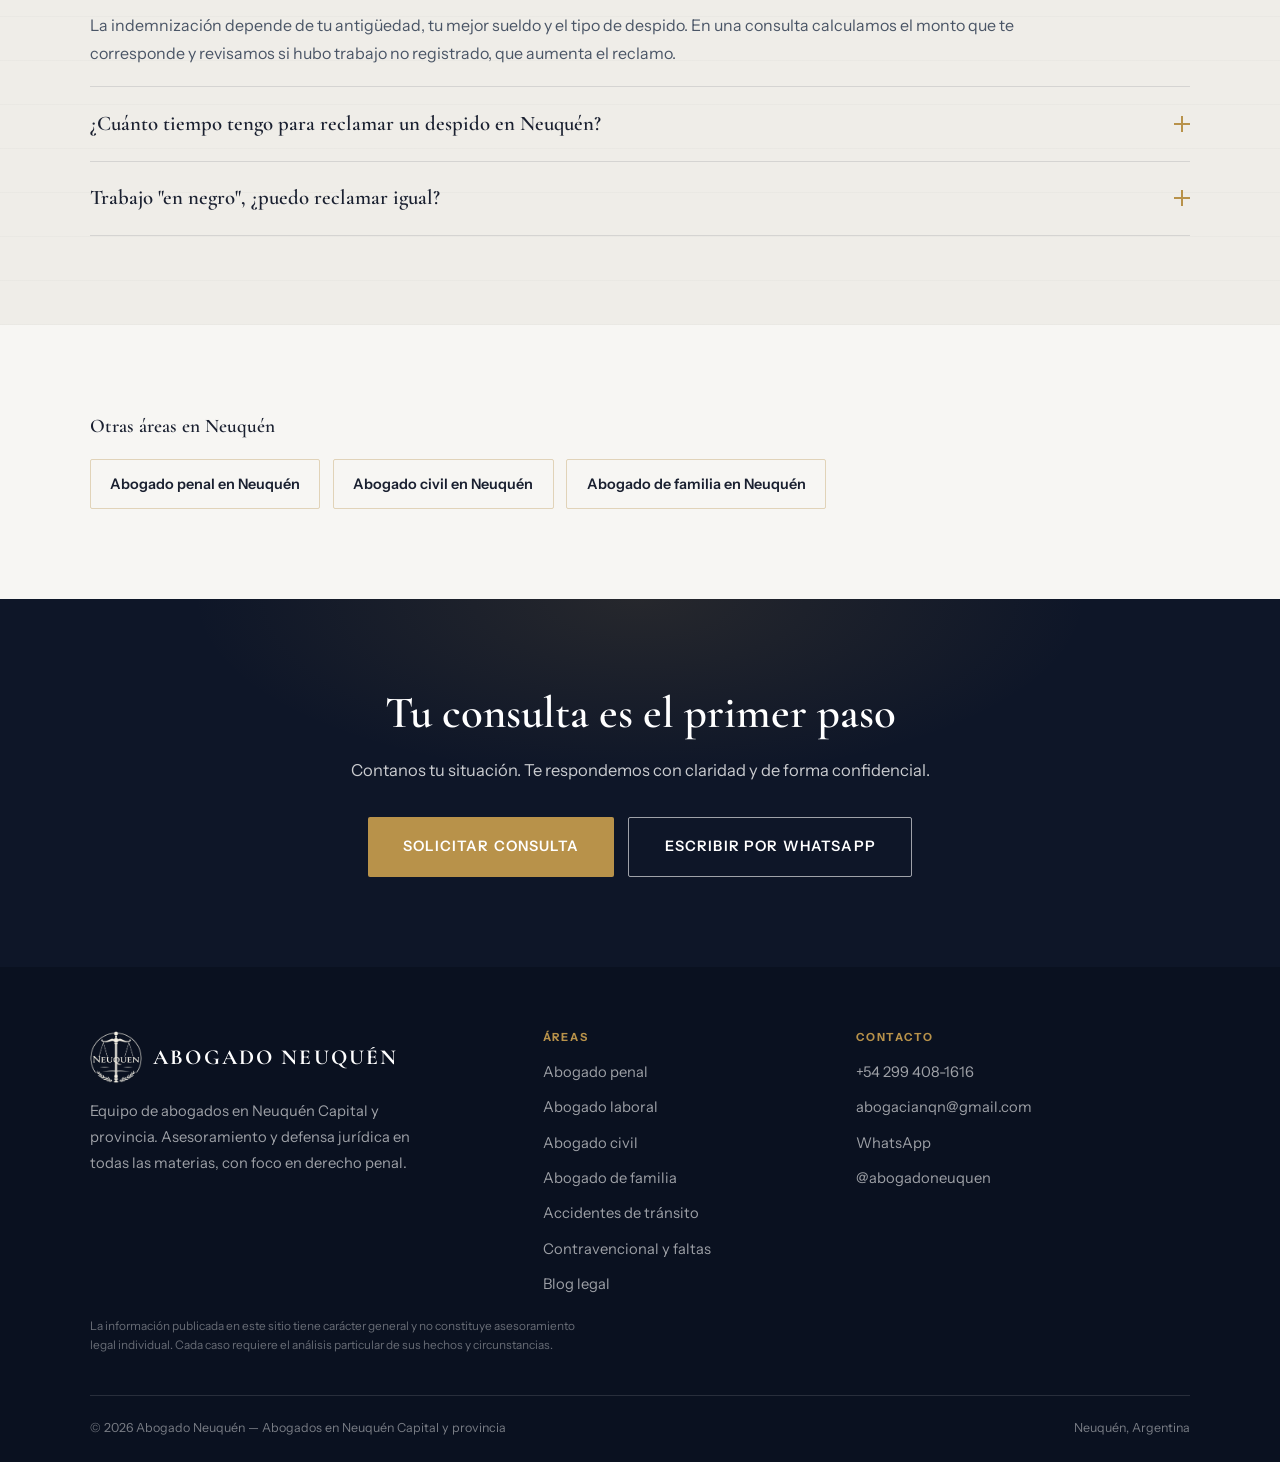
<file: abogado-laboral-neuquen.html>
<!DOCTYPE html>
<html lang="es-AR">
<head>
<meta charset="UTF-8">
<meta name="viewport" content="width=device-width, initial-scale=1, viewport-fit=cover">
<title>Abogado Laboral en Neuquén | Despidos e indemnizaciones — Abogado Neuquén</title>
<meta name="description" content="Abogado laboral en Neuquén. Despidos, indemnizaciones, reclamos salariales y accidentes de trabajo. Asesoramos a trabajadores y empleadores. Consulta confidencial.">
<meta name="robots" content="index, follow">
<meta name="theme-color" content="#0E1628">
<link rel="canonical" href="https://neuquenabogados.com/abogado-laboral-neuquen">
<meta property="og:type" content="website">
<meta property="og:url" content="https://neuquenabogados.com/abogado-laboral-neuquen">
<meta property="og:title" content="Abogado laboral en Neuquén | Abogado Neuquén">
<meta property="og:description" content="Abogado laboral en Neuquén. Despidos, indemnizaciones, reclamos salariales y accidentes de trabajo. Asesoramos a trabajadores y empleadores. Consulta confidencial.">
<meta property="og:image" content="https://neuquenabogados.com/assets/img/logo.png">
<meta property="og:site_name" content="Abogado Neuquén">
<meta property="og:locale" content="es_AR">
<meta name="twitter:card" content="summary_large_image">
<meta name="twitter:title" content="Abogado laboral en Neuquén | Abogado Neuquén">
<meta name="twitter:description" content="Abogado laboral en Neuquén. Despidos, indemnizaciones, reclamos salariales y accidentes de trabajo. Asesoramos a trabajadores y empleadores. Consulta confidencial.">
<meta name="twitter:image" content="https://neuquenabogados.com/assets/img/logo.png">
<meta name="geo.region" content="AR-Q">
<meta name="geo.placename" content="Neuquén">
<link rel="icon" href="assets/img/favicon.png" type="image/png">
<link rel="apple-touch-icon" href="assets/img/logo.png">
<link rel="preconnect" href="https://fonts.googleapis.com">
<link rel="preconnect" href="https://fonts.gstatic.com" crossorigin>
<link rel="stylesheet" href="https://fonts.googleapis.com/css2?family=Cormorant+Garamond:wght@500;600;700&family=Instrument+Sans:wght@400;500;600;700&display=swap">
<link rel="stylesheet" href="styles.css?v=20260724t20">
<script type="application/ld+json">{"@context":"https://schema.org","@type":"LegalService","name":"Abogado laboral en Neuquén — Abogado Neuquén","description":"Abogado laboral en Neuquén. Despidos, indemnizaciones, reclamos salariales y accidentes de trabajo. Asesoramos a trabajadores y empleadores. Consulta confidencial.","url":"https://neuquenabogados.com/abogado-laboral-neuquen","telephone":"+542994081616","email":"abogacianqn@gmail.com","areaServed":[{"@type":"City","name":"Neuquén"},{"@type":"AdministrativeArea","name":"Provincia de Neuquén"}],"address":{"@type":"PostalAddress","addressLocality":"Neuquén","addressRegion":"Neuquén","addressCountry":"AR"},"provider":{"@type":"LegalService","name":"Abogado Neuquén","url":"https://neuquenabogados.com/"}}</script>
<script type="application/ld+json">{"@context":"https://schema.org","@type":"FAQPage","mainEntity":[{"@type":"Question","name":"Me despidieron, ¿cuánto me tienen que pagar?","acceptedAnswer":{"@type":"Answer","text":"La indemnización depende de tu antigüedad, tu mejor sueldo y el tipo de despido. En una consulta calculamos el monto que te corresponde y revisamos si hubo trabajo no registrado, que aumenta el reclamo."}},{"@type":"Question","name":"¿Cuánto tiempo tengo para reclamar un despido en Neuquén?","acceptedAnswer":{"@type":"Answer","text":"Los créditos laborales prescriben a los dos años, pero conviene reclamar cuanto antes para conservar la prueba y evitar problemas. No dejes pasar el tiempo."}},{"@type":"Question","name":"Trabajo \"en negro\", ¿puedo reclamar igual?","acceptedAnswer":{"@type":"Answer","text":"Sí. La falta de registración no te quita derechos: incluso genera multas a favor del trabajador. Te ayudamos a probar la relación laboral y reclamar lo que corresponde."}}]}</script>
<script type="application/ld+json">{"@context":"https://schema.org","@type":"BreadcrumbList","itemListElement":[{"@type":"ListItem","position":1,"name":"Inicio","item":"https://neuquenabogados.com/"},{"@type":"ListItem","position":2,"name":"Áreas de práctica","item":"https://neuquenabogados.com/areas-de-practica"},{"@type":"ListItem","position":3,"name":"Abogado laboral en Neuquén","item":"https://neuquenabogados.com/abogado-laboral-neuquen"}]}</script>
</head>
<body>
<a class="skip-link" href="#main">Saltar al contenido</a>
<div class="topbar">
  <div class="container topbar-inner">
    <div class="topbar-group">
      <a data-phone-link href="tel:"><svg viewBox="0 0 24 24" fill="none" stroke="currentColor" stroke-width="2"><path d="M22 16.92v3a2 2 0 0 1-2.18 2 19.79 19.79 0 0 1-8.63-3.07 19.5 19.5 0 0 1-6-6 19.79 19.79 0 0 1-3.07-8.67A2 2 0 0 1 4.11 2h3a2 2 0 0 1 2 1.72c.13.96.36 1.9.7 2.81a2 2 0 0 1-.45 2.11L8.09 9.91a16 16 0 0 0 6 6l1.27-1.27a2 2 0 0 1 2.11-.45c.91.34 1.85.57 2.81.7A2 2 0 0 1 22 16.92z"/></svg><span data-phone-display>—</span></a>
      <a data-email-link href="mailto:"><svg viewBox="0 0 24 24" fill="none" stroke="currentColor" stroke-width="2"><path d="M22 6l-10 7L2 6"/><path d="M2 6h20v12H2z"/></svg><span data-email-display>—</span></a>
    </div>
    <div class="topbar-group">
      <span><svg viewBox="0 0 24 24" fill="none" stroke="currentColor" stroke-width="2" style="display:inline-block;vertical-align:-2px;margin-right:.35rem"><path d="M21 10c0 6-9 12-9 12s-9-6-9-12a9 9 0 0 1 18 0z"/><circle cx="12" cy="10" r="3"/></svg><span data-location-display>—</span></span>
    </div>
  </div>
</div>
<header class="site-header">
  <div class="container header-inner">
    <a class="logo" href="/">
      <img src="assets/img/logo.png" alt="Abogado Neuquén" width="52" height="52">
      <span class="logo-text"><span class="logo-name">Abogado Neuquén</span></span>
    </a>
    <nav class="main-nav" aria-label="Principal">
      <a href="/">Inicio</a>
      <a href="/areas-de-practica">Áreas de práctica</a>
      <a href="/equipo">El equipo</a>
      <a href="/blog">Blog</a>
      <a href="/contacto">Contacto</a>
    </nav>
    <div class="header-actions">
      <a class="btn btn-gold btn-call" data-phone-link href="tel:">
        <svg viewBox="0 0 24 24" fill="none" stroke="currentColor" stroke-width="2"><path d="M22 16.92v3a2 2 0 0 1-2.18 2 19.79 19.79 0 0 1-8.63-3.07 19.5 19.5 0 0 1-6-6 19.79 19.79 0 0 1-3.07-8.67A2 2 0 0 1 4.11 2h3a2 2 0 0 1 2 1.72c.13.96.36 1.9.7 2.81a2 2 0 0 1-.45 2.11L8.09 9.91a16 16 0 0 0 6 6l1.27-1.27a2 2 0 0 1 2.11-.45c.91.34 1.85.57 2.81.7A2 2 0 0 1 22 16.92z"/></svg>
        Llamanos
      </a>
      <button class="burger" data-burger aria-expanded="false" aria-controls="mobile-menu" aria-label="Abrir menú"><span></span></button>
    </div>
  </div>
</header>
<div class="mobile-menu" id="mobile-menu" data-mobile-menu data-open="false">
  <a href="/">Inicio</a>
  <a href="/areas-de-practica">Áreas de práctica</a>
  <a href="/equipo">El equipo</a>
  <a href="/blog">Blog</a>
  <a href="/contacto">Contacto</a>
  <a class="btn btn-gold" data-phone-link href="tel:">Llamanos</a>
</div>
<main id="main">
  <section class="page-banner">
    <img src="assets/img/banner-2.jpg" alt="" loading="eager">
    <div class="banner-inner">
      <h1>Abogado laboral en Neuquén</h1>
      <p class="crumb">Inicio › Áreas de práctica › Abogado laboral en Neuquén</p>
    </div>
  </section>

  <section class="section">
    <div class="container">
      <div class="section-head" data-reveal>
        <span class="eyebrow">Neuquén Capital y provincia</span>
        <h2>Abogado laboral en Neuquén</h2>
        <div class="rule"></div>
        <p style="margin-top:1.1rem">Un despido, un accidente de trabajo o un sueldo mal liquidado tienen plazos legales para reclamar. Cuanto antes te asesores, más fuerte es tu posición y menos riesgo de perder derechos por el paso del tiempo.</p>
        <p style="margin-top:1.1rem">En Abogado Neuquén asesoramos y representamos tanto a trabajadores como a empleadores en la instancia administrativa y judicial, ante la Justicia laboral de Neuquén. Calculamos lo que te corresponde y negociamos o litigamos según convenga a tu caso.</p>
      </div>

      <div style="margin-top:2.6rem" data-reveal>
        <h3>En qué te ayudamos</h3>
        <ul class="acc-sub" style="margin-top:1.2rem">
          <li>Despidos e indemnizaciones</li>
          <li>Reclamos salariales y horas extra</li>
          <li>Accidentes y enfermedades laborales (ART)</li>
          <li>Trabajo no registrado ("en negro")</li>
          <li>Registración deficiente</li>
          <li>Negociación y acuerdos</li>
        </ul>
      </div>

      <div style="margin-top:1.8rem" data-reveal>
        <a class="btn btn-gold btn-lg" href="/contacto">Solicitar consulta</a>
        <a class="btn btn-outline btn-lg" data-wa-link href="https://wa.me/" style="margin-left:.6rem">WhatsApp</a>
      </div>
    </div>
  </section>

  <section class="section section--alt">
    <div class="container">
      <div class="section-head" data-reveal>
        <span class="eyebrow">Preguntas frecuentes</span>
        <h2>Abogado laboral en Neuquén: preguntas frecuentes</h2>
        <div class="rule"></div>
      </div>
      <div class="faq" data-reveal>
        <div class="faq-item" data-open="true">
          <button class="faq-q" type="button" data-faq-toggle aria-expanded="true">Me despidieron, ¿cuánto me tienen que pagar?<span class="faq-ico" aria-hidden="true"></span></button>
          <div class="faq-a"><div class="faq-a-inner"><p>La indemnización depende de tu antigüedad, tu mejor sueldo y el tipo de despido. En una consulta calculamos el monto que te corresponde y revisamos si hubo trabajo no registrado, que aumenta el reclamo.</p></div></div>
        </div>
        <div class="faq-item" data-open="false">
          <button class="faq-q" type="button" data-faq-toggle aria-expanded="false">¿Cuánto tiempo tengo para reclamar un despido en Neuquén?<span class="faq-ico" aria-hidden="true"></span></button>
          <div class="faq-a"><div class="faq-a-inner"><p>Los créditos laborales prescriben a los dos años, pero conviene reclamar cuanto antes para conservar la prueba y evitar problemas. No dejes pasar el tiempo.</p></div></div>
        </div>
        <div class="faq-item" data-open="false">
          <button class="faq-q" type="button" data-faq-toggle aria-expanded="false">Trabajo "en negro", ¿puedo reclamar igual?<span class="faq-ico" aria-hidden="true"></span></button>
          <div class="faq-a"><div class="faq-a-inner"><p>Sí. La falta de registración no te quita derechos: incluso genera multas a favor del trabajador. Te ayudamos a probar la relación laboral y reclamar lo que corresponde.</p></div></div>
        </div>
      </div>
    </div>
  </section>

  <section class="section">
    <div class="container" data-reveal>
      <h3>Otras áreas en Neuquén</h3>
      <div class="related-areas">
          <a href="/abogado-penal-neuquen">Abogado penal en Neuquén</a>
          <a href="/abogado-civil-neuquen">Abogado civil en Neuquén</a>
          <a href="/abogado-familia-neuquen">Abogado de familia en Neuquén</a>
      </div>
    </div>
  </section>

  <section class="section cta-band">
    <div class="container">
      <h2>Tu consulta es el primer paso</h2>
      <p>Contanos tu situación. Te respondemos con claridad y de forma confidencial.</p>
      <div class="actions">
        <a class="btn btn-gold btn-lg" href="/contacto">Solicitar consulta</a>
        <a class="btn btn-light btn-lg" data-wa-link href="https://wa.me/">Escribir por WhatsApp</a>
      </div>
    </div>
  </section>
</main>
<footer class="site-footer">
  <div class="container">
    <div class="footer-grid">
      <div>
        <a class="logo" href="/">
          <img src="assets/img/logo.png" alt="Abogado Neuquén" width="48" height="48">
          <span class="logo-text"><span class="logo-name">Abogado Neuquén</span></span>
        </a>
        <p class="footer-tagline">Equipo de abogados en Neuquén Capital y provincia. Asesoramiento y defensa jurídica en todas las materias, con foco en derecho penal.</p>
      </div>
      <div>
        <h4>Áreas</h4>
        <ul>
          <li><a href="/abogado-penal-neuquen">Abogado penal</a></li>
          <li><a href="/abogado-laboral-neuquen">Abogado laboral</a></li>
          <li><a href="/abogado-civil-neuquen">Abogado civil</a></li>
          <li><a href="/abogado-familia-neuquen">Abogado de familia</a></li>
          <li><a href="/abogado-transito-neuquen">Accidentes de tránsito</a></li>
          <li><a href="/abogado-contravencional-neuquen">Contravencional y faltas</a></li>
          <li><a href="/blog">Blog legal</a></li>
        </ul>
      </div>
      <div>
        <h4>Contacto</h4>
        <ul>
          <li><a data-phone-link href="tel:" data-phone-display>—</a></li>
          <li><a data-email-link href="mailto:" data-email-display>—</a></li>
          <li><a data-wa-link href="https://wa.me/">WhatsApp</a></li>
          <li><a href="https://www.instagram.com/abogadoneuquen/" target="_blank" rel="noopener">@abogadoneuquen</a></li>
        </ul>
      </div>
    </div>
    <p class="footer-legal">La información publicada en este sitio tiene carácter general y no constituye asesoramiento legal individual. Cada caso requiere el análisis particular de sus hechos y circunstancias.</p>
    <div class="footer-bottom">
      <span>© <span data-year></span> Abogado Neuquén — Abogados en Neuquén Capital y provincia</span>
      <span>Neuquén, Argentina</span>
    </div>
  </div>
</footer>

<a class="wa-float" data-wa-link href="https://wa.me/" aria-label="Escribir por WhatsApp">
  <svg viewBox="0 0 24 24" fill="currentColor"><path d="M12.04 2C6.58 2 2.13 6.45 2.13 11.91c0 1.85.5 3.58 1.37 5.07L2 22l5.2-1.37a9.9 9.9 0 0 0 4.84 1.23h.01c5.46 0 9.91-4.45 9.91-9.91 0-2.65-1.03-5.14-2.9-7.01A9.82 9.82 0 0 0 12.04 2z"/></svg>
  <span class="txt">Consultar</span>
</a>

<script defer src="lib/manifest.js?v=20260724t20"></script>
<script defer src="main.js?v=20260724t20"></script>
</body>
</html>
</file>
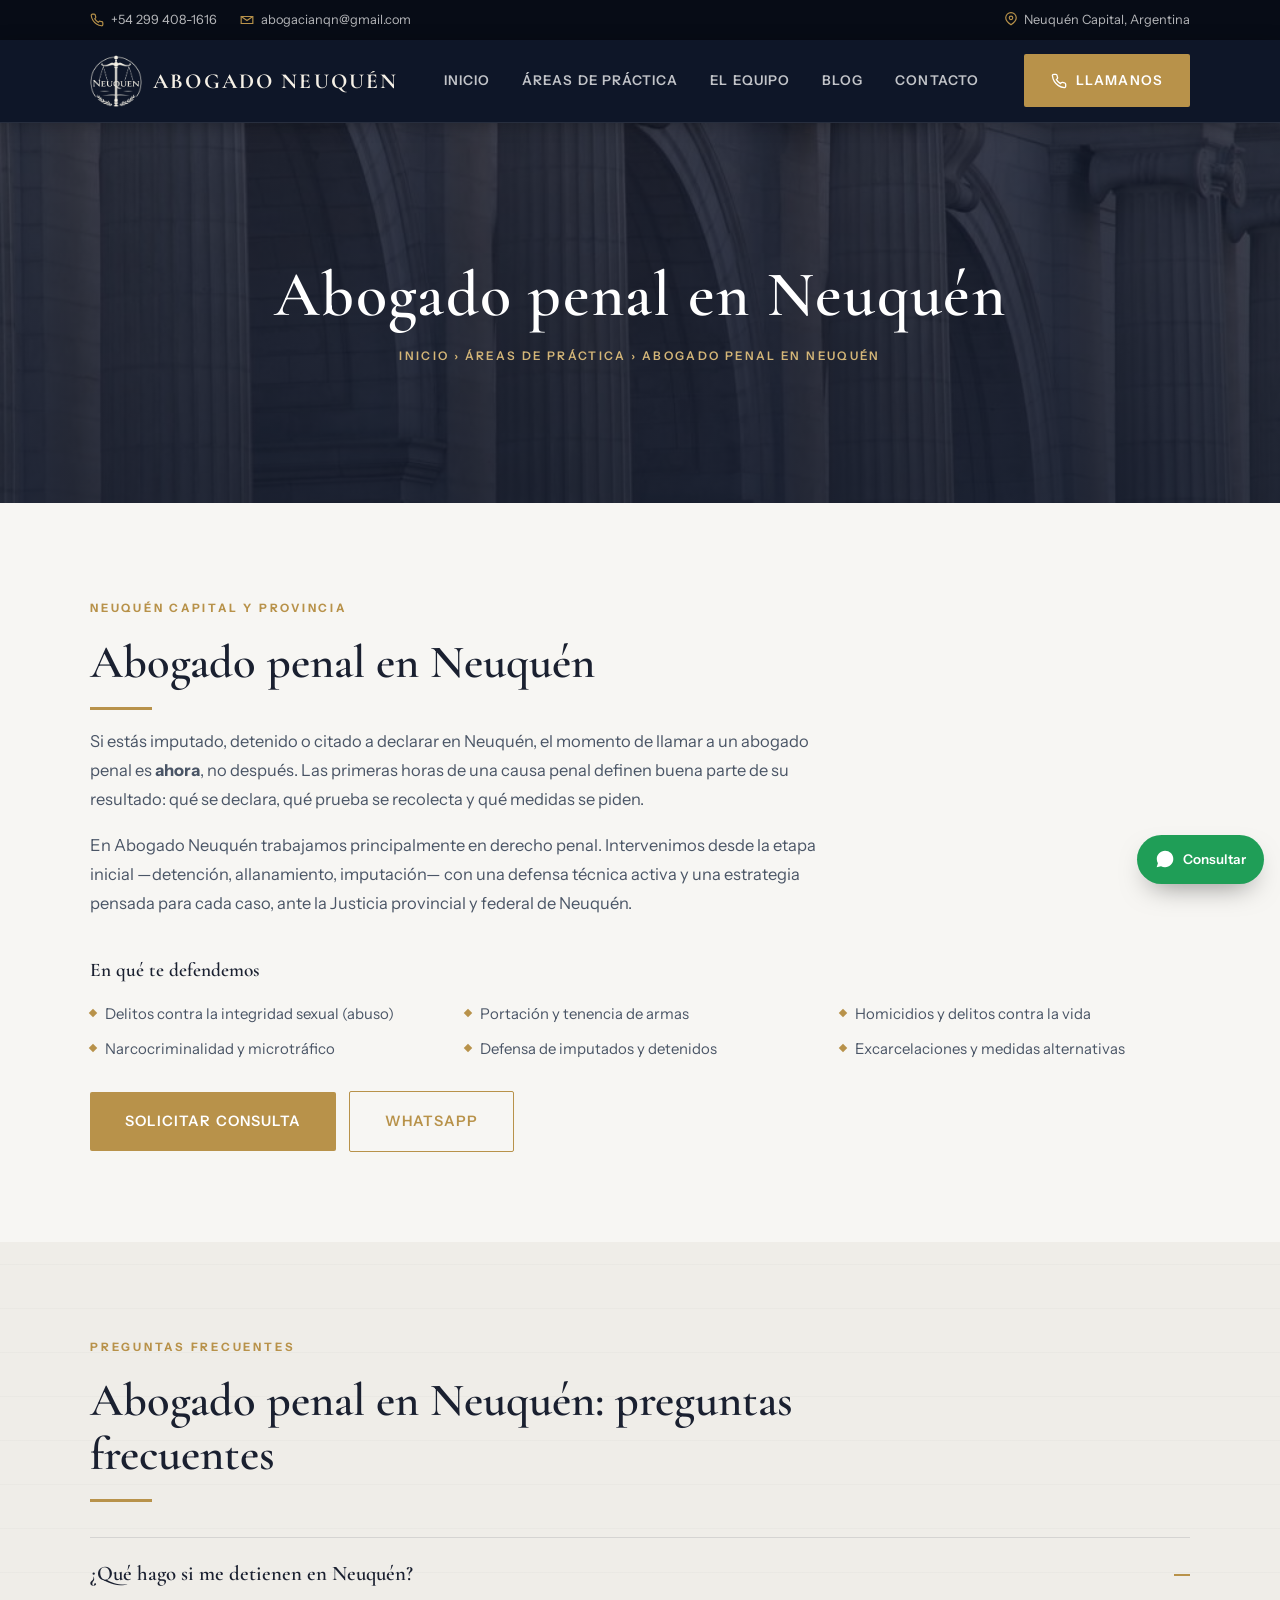
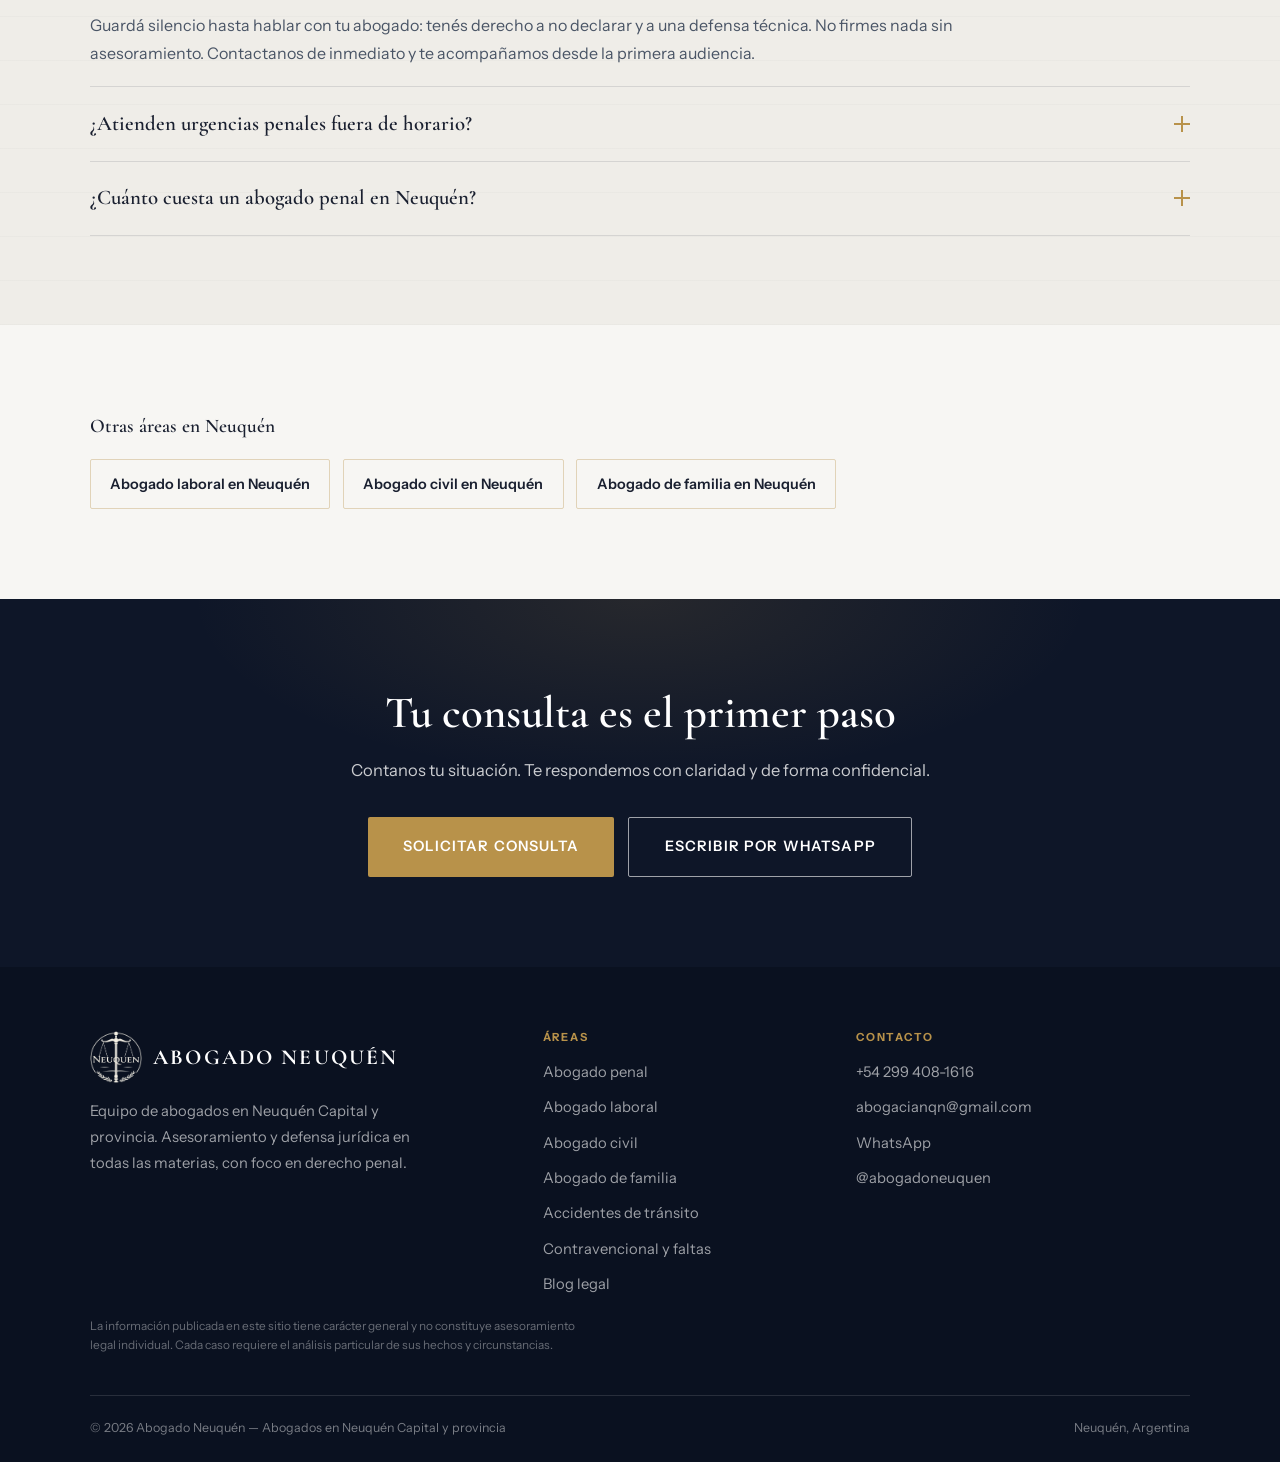
<file: abogado-penal-neuquen.html>
<!DOCTYPE html>
<html lang="es-AR">
<head>
<meta charset="UTF-8">
<meta name="viewport" content="width=device-width, initial-scale=1, viewport-fit=cover">
<title>Abogado Penal en Neuquén | Defensa penal 24 h — Abogado Neuquén</title>
<meta name="description" content="Abogado penal en Neuquén Capital. Defensa técnica desde la primera hora en causas por drogas, armas, delitos sexuales y homicidios. Consulta confidencial.">
<meta name="robots" content="index, follow">
<meta name="theme-color" content="#0E1628">
<link rel="canonical" href="https://neuquenabogados.com/abogado-penal-neuquen">
<meta property="og:type" content="website">
<meta property="og:url" content="https://neuquenabogados.com/abogado-penal-neuquen">
<meta property="og:title" content="Abogado penal en Neuquén | Abogado Neuquén">
<meta property="og:description" content="Abogado penal en Neuquén Capital. Defensa técnica desde la primera hora en causas por drogas, armas, delitos sexuales y homicidios. Consulta confidencial.">
<meta property="og:image" content="https://neuquenabogados.com/assets/img/logo.png">
<meta property="og:site_name" content="Abogado Neuquén">
<meta property="og:locale" content="es_AR">
<meta name="twitter:card" content="summary_large_image">
<meta name="twitter:title" content="Abogado penal en Neuquén | Abogado Neuquén">
<meta name="twitter:description" content="Abogado penal en Neuquén Capital. Defensa técnica desde la primera hora en causas por drogas, armas, delitos sexuales y homicidios. Consulta confidencial.">
<meta name="twitter:image" content="https://neuquenabogados.com/assets/img/logo.png">
<meta name="geo.region" content="AR-Q">
<meta name="geo.placename" content="Neuquén">
<link rel="icon" href="assets/img/favicon.png" type="image/png">
<link rel="apple-touch-icon" href="assets/img/logo.png">
<link rel="preconnect" href="https://fonts.googleapis.com">
<link rel="preconnect" href="https://fonts.gstatic.com" crossorigin>
<link rel="stylesheet" href="https://fonts.googleapis.com/css2?family=Cormorant+Garamond:wght@500;600;700&family=Instrument+Sans:wght@400;500;600;700&display=swap">
<link rel="stylesheet" href="styles.css?v=20260724t20">
<script type="application/ld+json">{"@context":"https://schema.org","@type":"LegalService","name":"Abogado penal en Neuquén — Abogado Neuquén","description":"Abogado penal en Neuquén Capital. Defensa técnica desde la primera hora en causas por drogas, armas, delitos sexuales y homicidios. Consulta confidencial.","url":"https://neuquenabogados.com/abogado-penal-neuquen","telephone":"+542994081616","email":"abogacianqn@gmail.com","areaServed":[{"@type":"City","name":"Neuquén"},{"@type":"AdministrativeArea","name":"Provincia de Neuquén"}],"address":{"@type":"PostalAddress","addressLocality":"Neuquén","addressRegion":"Neuquén","addressCountry":"AR"},"provider":{"@type":"LegalService","name":"Abogado Neuquén","url":"https://neuquenabogados.com/"}}</script>
<script type="application/ld+json">{"@context":"https://schema.org","@type":"FAQPage","mainEntity":[{"@type":"Question","name":"¿Qué hago si me detienen en Neuquén?","acceptedAnswer":{"@type":"Answer","text":"Guardá silencio hasta hablar con tu abogado: tenés derecho a no declarar y a una defensa técnica. No firmes nada sin asesoramiento. Contactanos de inmediato y te acompañamos desde la primera audiencia."}},{"@type":"Question","name":"¿Atienden urgencias penales fuera de horario?","acceptedAnswer":{"@type":"Answer","text":"Sí. Las causas penales no esperan: si hay una detención o un allanamiento, escribinos por WhatsApp o llamanos y coordinamos la intervención lo antes posible."}},{"@type":"Question","name":"¿Cuánto cuesta un abogado penal en Neuquén?","acceptedAnswer":{"@type":"Answer","text":"Depende de la complejidad y la etapa de la causa. En la primera consulta evaluamos tu situación y te damos un presupuesto claro, sin sorpresas, antes de que decidas."}}]}</script>
<script type="application/ld+json">{"@context":"https://schema.org","@type":"BreadcrumbList","itemListElement":[{"@type":"ListItem","position":1,"name":"Inicio","item":"https://neuquenabogados.com/"},{"@type":"ListItem","position":2,"name":"Áreas de práctica","item":"https://neuquenabogados.com/areas-de-practica"},{"@type":"ListItem","position":3,"name":"Abogado penal en Neuquén","item":"https://neuquenabogados.com/abogado-penal-neuquen"}]}</script>
</head>
<body>
<a class="skip-link" href="#main">Saltar al contenido</a>
<div class="topbar">
  <div class="container topbar-inner">
    <div class="topbar-group">
      <a data-phone-link href="tel:"><svg viewBox="0 0 24 24" fill="none" stroke="currentColor" stroke-width="2"><path d="M22 16.92v3a2 2 0 0 1-2.18 2 19.79 19.79 0 0 1-8.63-3.07 19.5 19.5 0 0 1-6-6 19.79 19.79 0 0 1-3.07-8.67A2 2 0 0 1 4.11 2h3a2 2 0 0 1 2 1.72c.13.96.36 1.9.7 2.81a2 2 0 0 1-.45 2.11L8.09 9.91a16 16 0 0 0 6 6l1.27-1.27a2 2 0 0 1 2.11-.45c.91.34 1.85.57 2.81.7A2 2 0 0 1 22 16.92z"/></svg><span data-phone-display>—</span></a>
      <a data-email-link href="mailto:"><svg viewBox="0 0 24 24" fill="none" stroke="currentColor" stroke-width="2"><path d="M22 6l-10 7L2 6"/><path d="M2 6h20v12H2z"/></svg><span data-email-display>—</span></a>
    </div>
    <div class="topbar-group">
      <span><svg viewBox="0 0 24 24" fill="none" stroke="currentColor" stroke-width="2" style="display:inline-block;vertical-align:-2px;margin-right:.35rem"><path d="M21 10c0 6-9 12-9 12s-9-6-9-12a9 9 0 0 1 18 0z"/><circle cx="12" cy="10" r="3"/></svg><span data-location-display>—</span></span>
    </div>
  </div>
</div>
<header class="site-header">
  <div class="container header-inner">
    <a class="logo" href="/">
      <img src="assets/img/logo.png" alt="Abogado Neuquén" width="52" height="52">
      <span class="logo-text"><span class="logo-name">Abogado Neuquén</span></span>
    </a>
    <nav class="main-nav" aria-label="Principal">
      <a href="/">Inicio</a>
      <a href="/areas-de-practica">Áreas de práctica</a>
      <a href="/equipo">El equipo</a>
      <a href="/blog">Blog</a>
      <a href="/contacto">Contacto</a>
    </nav>
    <div class="header-actions">
      <a class="btn btn-gold btn-call" data-phone-link href="tel:">
        <svg viewBox="0 0 24 24" fill="none" stroke="currentColor" stroke-width="2"><path d="M22 16.92v3a2 2 0 0 1-2.18 2 19.79 19.79 0 0 1-8.63-3.07 19.5 19.5 0 0 1-6-6 19.79 19.79 0 0 1-3.07-8.67A2 2 0 0 1 4.11 2h3a2 2 0 0 1 2 1.72c.13.96.36 1.9.7 2.81a2 2 0 0 1-.45 2.11L8.09 9.91a16 16 0 0 0 6 6l1.27-1.27a2 2 0 0 1 2.11-.45c.91.34 1.85.57 2.81.7A2 2 0 0 1 22 16.92z"/></svg>
        Llamanos
      </a>
      <button class="burger" data-burger aria-expanded="false" aria-controls="mobile-menu" aria-label="Abrir menú"><span></span></button>
    </div>
  </div>
</header>
<div class="mobile-menu" id="mobile-menu" data-mobile-menu data-open="false">
  <a href="/">Inicio</a>
  <a href="/areas-de-practica">Áreas de práctica</a>
  <a href="/equipo">El equipo</a>
  <a href="/blog">Blog</a>
  <a href="/contacto">Contacto</a>
  <a class="btn btn-gold" data-phone-link href="tel:">Llamanos</a>
</div>
<main id="main">
  <section class="page-banner">
    <img src="assets/img/banner-2.jpg" alt="" loading="eager">
    <div class="banner-inner">
      <h1>Abogado penal en Neuquén</h1>
      <p class="crumb">Inicio › Áreas de práctica › Abogado penal en Neuquén</p>
    </div>
  </section>

  <section class="section">
    <div class="container">
      <div class="section-head" data-reveal>
        <span class="eyebrow">Neuquén Capital y provincia</span>
        <h2>Abogado penal en Neuquén</h2>
        <div class="rule"></div>
        <p style="margin-top:1.1rem">Si estás imputado, detenido o citado a declarar en Neuquén, el momento de llamar a un abogado penal es <strong>ahora</strong>, no después. Las primeras horas de una causa penal definen buena parte de su resultado: qué se declara, qué prueba se recolecta y qué medidas se piden.</p>
        <p style="margin-top:1.1rem">En Abogado Neuquén trabajamos principalmente en derecho penal. Intervenimos desde la etapa inicial —detención, allanamiento, imputación— con una defensa técnica activa y una estrategia pensada para cada caso, ante la Justicia provincial y federal de Neuquén.</p>
      </div>

      <div style="margin-top:2.6rem" data-reveal>
        <h3>En qué te defendemos</h3>
        <ul class="acc-sub" style="margin-top:1.2rem">
          <li>Delitos contra la integridad sexual (abuso)</li>
          <li>Portación y tenencia de armas</li>
          <li>Homicidios y delitos contra la vida</li>
          <li>Narcocriminalidad y microtráfico</li>
          <li>Defensa de imputados y detenidos</li>
          <li>Excarcelaciones y medidas alternativas</li>
        </ul>
      </div>

      <div style="margin-top:1.8rem" data-reveal>
        <a class="btn btn-gold btn-lg" href="/contacto">Solicitar consulta</a>
        <a class="btn btn-outline btn-lg" data-wa-link href="https://wa.me/" style="margin-left:.6rem">WhatsApp</a>
      </div>
    </div>
  </section>

  <section class="section section--alt">
    <div class="container">
      <div class="section-head" data-reveal>
        <span class="eyebrow">Preguntas frecuentes</span>
        <h2>Abogado penal en Neuquén: preguntas frecuentes</h2>
        <div class="rule"></div>
      </div>
      <div class="faq" data-reveal>
        <div class="faq-item" data-open="true">
          <button class="faq-q" type="button" data-faq-toggle aria-expanded="true">¿Qué hago si me detienen en Neuquén?<span class="faq-ico" aria-hidden="true"></span></button>
          <div class="faq-a"><div class="faq-a-inner"><p>Guardá silencio hasta hablar con tu abogado: tenés derecho a no declarar y a una defensa técnica. No firmes nada sin asesoramiento. Contactanos de inmediato y te acompañamos desde la primera audiencia.</p></div></div>
        </div>
        <div class="faq-item" data-open="false">
          <button class="faq-q" type="button" data-faq-toggle aria-expanded="false">¿Atienden urgencias penales fuera de horario?<span class="faq-ico" aria-hidden="true"></span></button>
          <div class="faq-a"><div class="faq-a-inner"><p>Sí. Las causas penales no esperan: si hay una detención o un allanamiento, escribinos por WhatsApp o llamanos y coordinamos la intervención lo antes posible.</p></div></div>
        </div>
        <div class="faq-item" data-open="false">
          <button class="faq-q" type="button" data-faq-toggle aria-expanded="false">¿Cuánto cuesta un abogado penal en Neuquén?<span class="faq-ico" aria-hidden="true"></span></button>
          <div class="faq-a"><div class="faq-a-inner"><p>Depende de la complejidad y la etapa de la causa. En la primera consulta evaluamos tu situación y te damos un presupuesto claro, sin sorpresas, antes de que decidas.</p></div></div>
        </div>
      </div>
    </div>
  </section>

  <section class="section">
    <div class="container" data-reveal>
      <h3>Otras áreas en Neuquén</h3>
      <div class="related-areas">
          <a href="/abogado-laboral-neuquen">Abogado laboral en Neuquén</a>
          <a href="/abogado-civil-neuquen">Abogado civil en Neuquén</a>
          <a href="/abogado-familia-neuquen">Abogado de familia en Neuquén</a>
      </div>
    </div>
  </section>

  <section class="section cta-band">
    <div class="container">
      <h2>Tu consulta es el primer paso</h2>
      <p>Contanos tu situación. Te respondemos con claridad y de forma confidencial.</p>
      <div class="actions">
        <a class="btn btn-gold btn-lg" href="/contacto">Solicitar consulta</a>
        <a class="btn btn-light btn-lg" data-wa-link href="https://wa.me/">Escribir por WhatsApp</a>
      </div>
    </div>
  </section>
</main>
<footer class="site-footer">
  <div class="container">
    <div class="footer-grid">
      <div>
        <a class="logo" href="/">
          <img src="assets/img/logo.png" alt="Abogado Neuquén" width="48" height="48">
          <span class="logo-text"><span class="logo-name">Abogado Neuquén</span></span>
        </a>
        <p class="footer-tagline">Equipo de abogados en Neuquén Capital y provincia. Asesoramiento y defensa jurídica en todas las materias, con foco en derecho penal.</p>
      </div>
      <div>
        <h4>Áreas</h4>
        <ul>
          <li><a href="/abogado-penal-neuquen">Abogado penal</a></li>
          <li><a href="/abogado-laboral-neuquen">Abogado laboral</a></li>
          <li><a href="/abogado-civil-neuquen">Abogado civil</a></li>
          <li><a href="/abogado-familia-neuquen">Abogado de familia</a></li>
          <li><a href="/abogado-transito-neuquen">Accidentes de tránsito</a></li>
          <li><a href="/abogado-contravencional-neuquen">Contravencional y faltas</a></li>
          <li><a href="/blog">Blog legal</a></li>
        </ul>
      </div>
      <div>
        <h4>Contacto</h4>
        <ul>
          <li><a data-phone-link href="tel:" data-phone-display>—</a></li>
          <li><a data-email-link href="mailto:" data-email-display>—</a></li>
          <li><a data-wa-link href="https://wa.me/">WhatsApp</a></li>
          <li><a href="https://www.instagram.com/abogadoneuquen/" target="_blank" rel="noopener">@abogadoneuquen</a></li>
        </ul>
      </div>
    </div>
    <p class="footer-legal">La información publicada en este sitio tiene carácter general y no constituye asesoramiento legal individual. Cada caso requiere el análisis particular de sus hechos y circunstancias.</p>
    <div class="footer-bottom">
      <span>© <span data-year></span> Abogado Neuquén — Abogados en Neuquén Capital y provincia</span>
      <span>Neuquén, Argentina</span>
    </div>
  </div>
</footer>

<a class="wa-float" data-wa-link href="https://wa.me/" aria-label="Escribir por WhatsApp">
  <svg viewBox="0 0 24 24" fill="currentColor"><path d="M12.04 2C6.58 2 2.13 6.45 2.13 11.91c0 1.85.5 3.58 1.37 5.07L2 22l5.2-1.37a9.9 9.9 0 0 0 4.84 1.23h.01c5.46 0 9.91-4.45 9.91-9.91 0-2.65-1.03-5.14-2.9-7.01A9.82 9.82 0 0 0 12.04 2z"/></svg>
  <span class="txt">Consultar</span>
</a>

<script defer src="lib/manifest.js?v=20260724t20"></script>
<script defer src="main.js?v=20260724t20"></script>
</body>
</html>
</file>
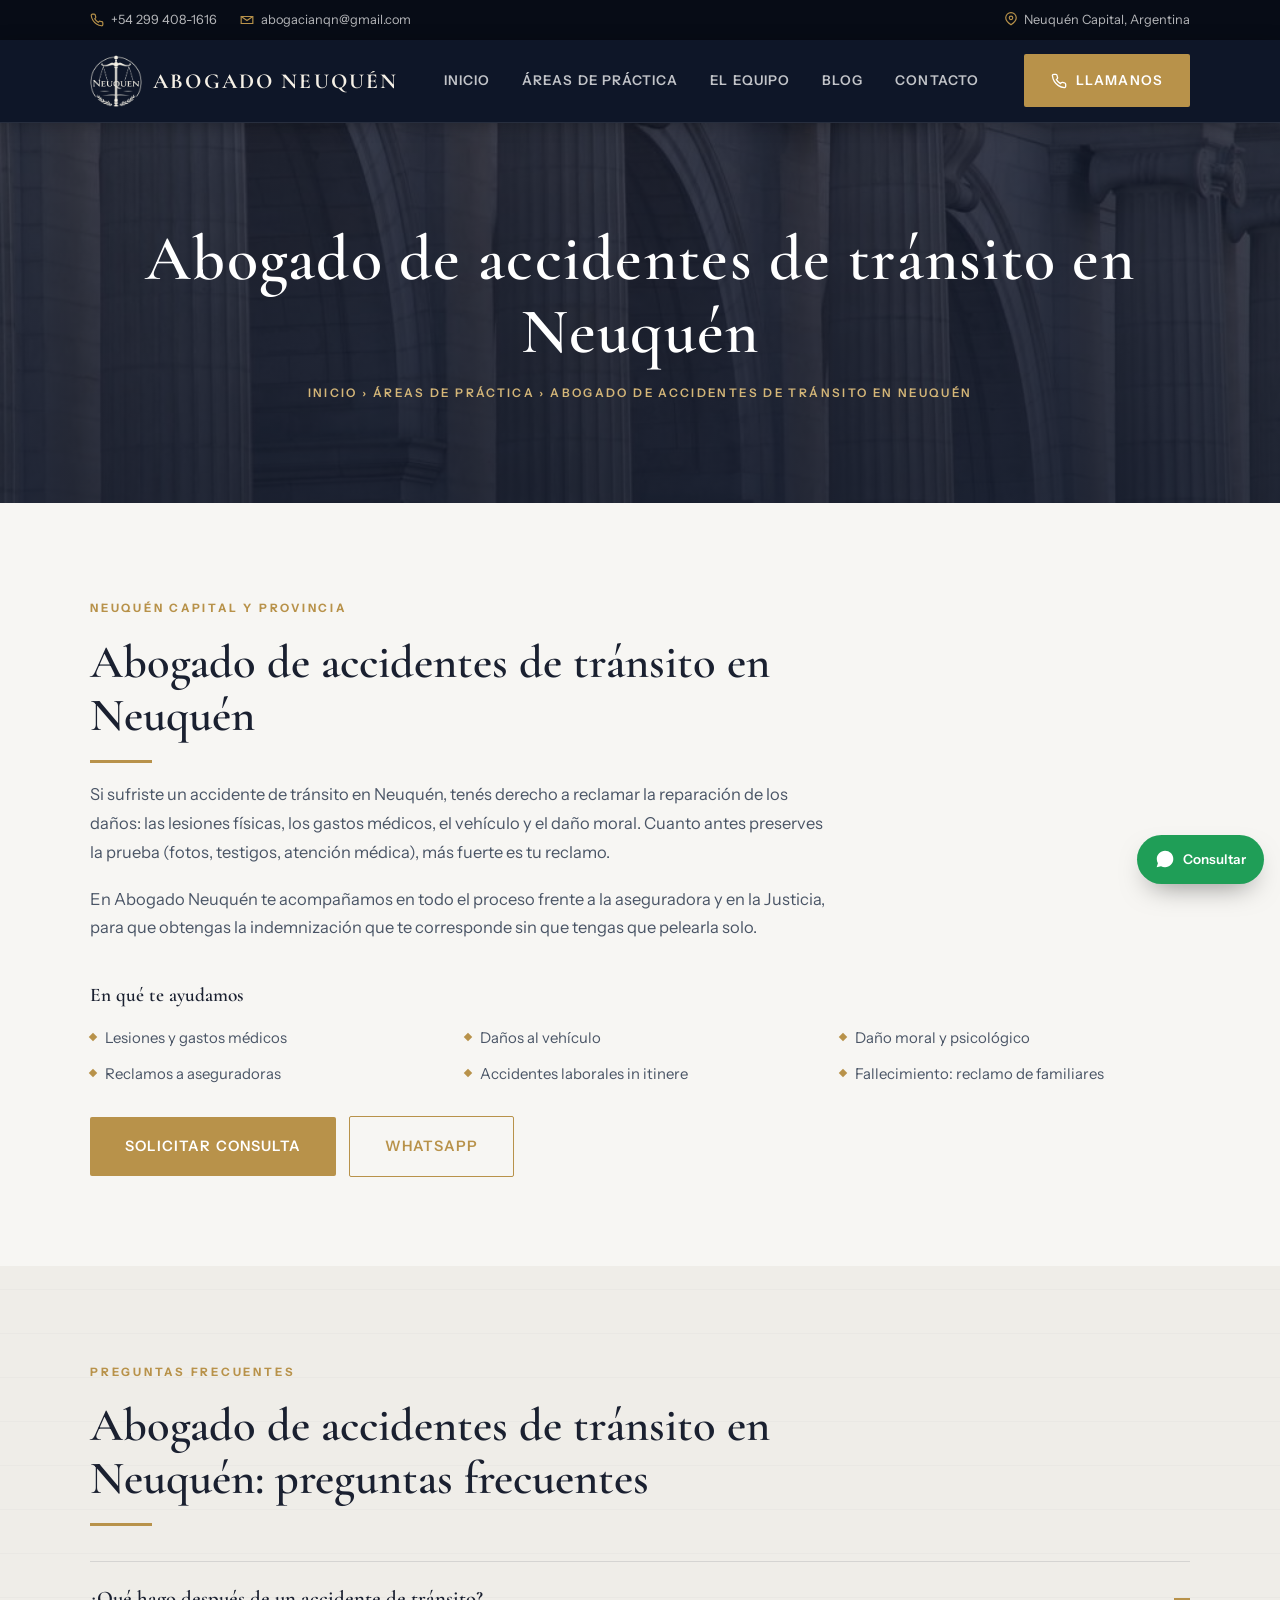
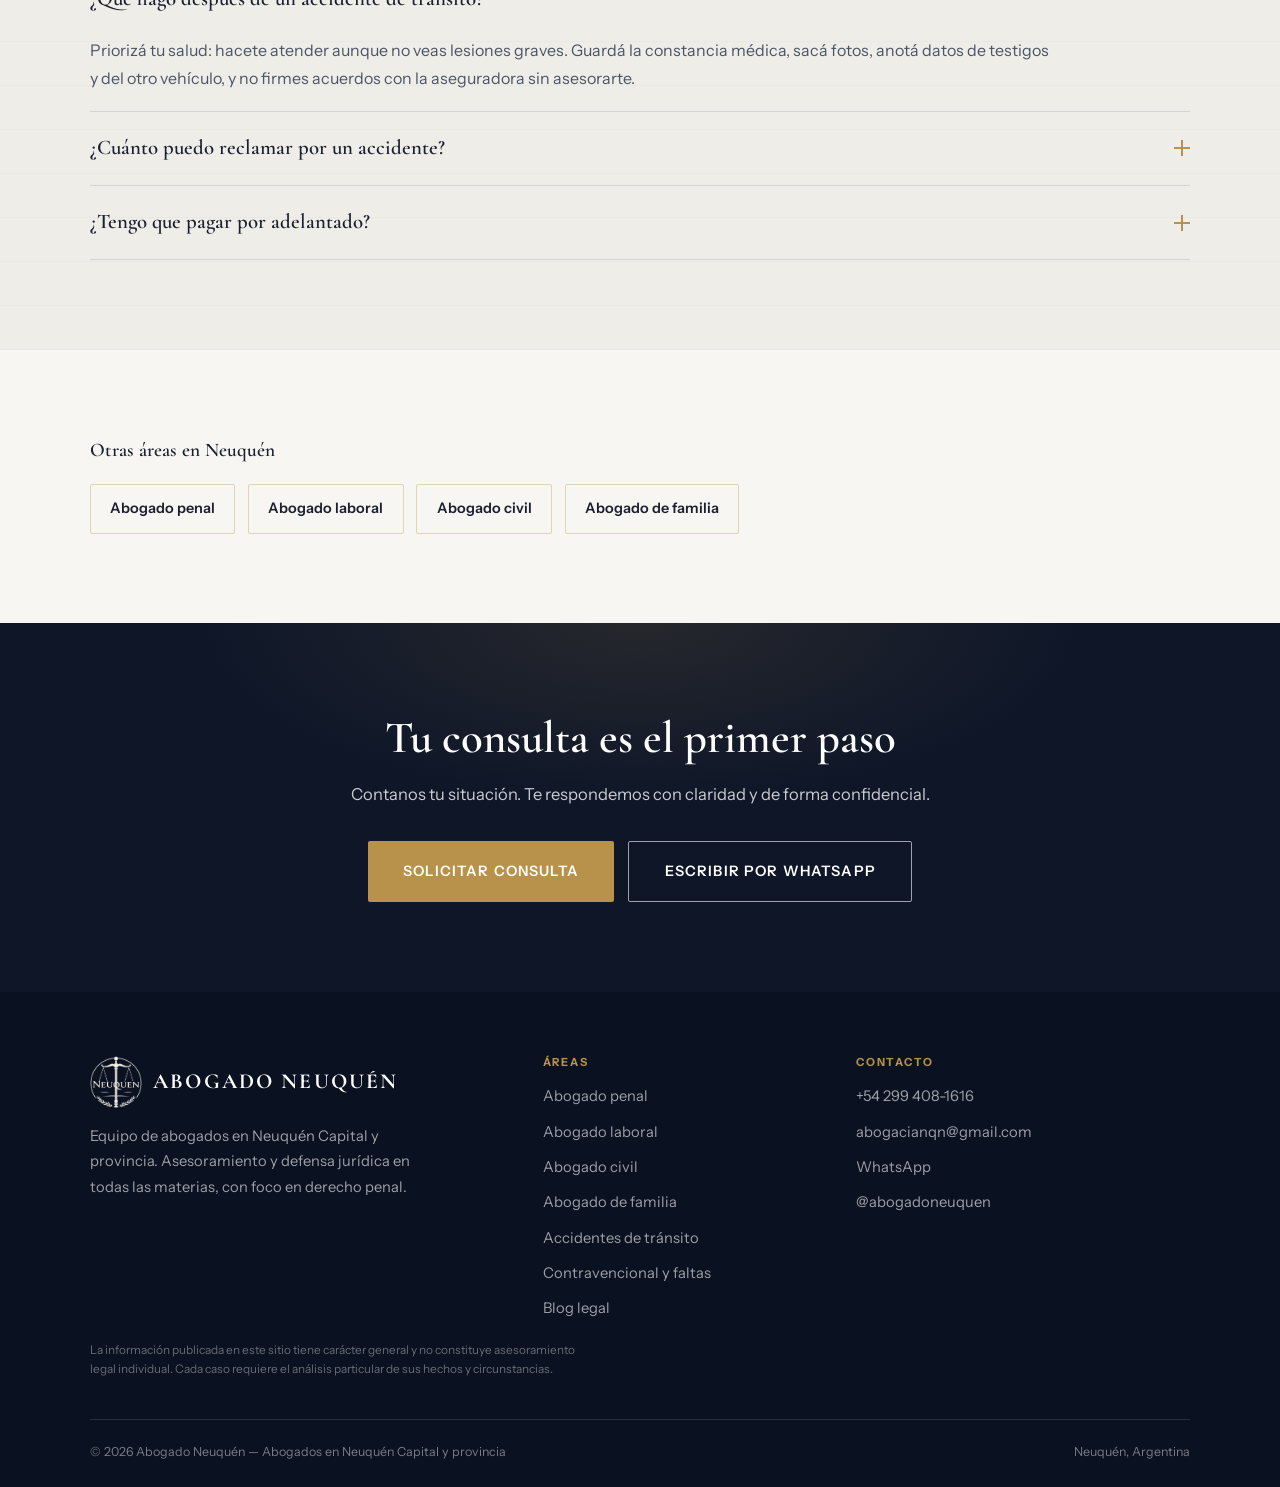
<file: abogado-transito-neuquen.html>
<!DOCTYPE html>
<html lang="es-AR">
<head>
<meta charset="UTF-8">
<meta name="viewport" content="width=device-width, initial-scale=1, viewport-fit=cover">
<title>Abogado de Accidentes de Tránsito en Neuquén | Reclamos — Abogado Neuquén</title>
<meta name="description" content="Abogado de accidentes de tránsito en Neuquén. Reclamá la indemnización por lesiones, daños y ART. Consulta confidencial y sin adelantar honorarios.">
<meta name="robots" content="index, follow">
<meta name="theme-color" content="#0E1628">
<link rel="canonical" href="https://neuquenabogados.com/abogado-transito-neuquen">
<meta property="og:type" content="website">
<meta property="og:url" content="https://neuquenabogados.com/abogado-transito-neuquen">
<meta property="og:title" content="Abogado de accidentes de tránsito en Neuquén | Abogado Neuquén">
<meta property="og:description" content="Abogado de accidentes de tránsito en Neuquén. Reclamá la indemnización por lesiones, daños y ART. Consulta confidencial y sin adelantar honorarios.">
<meta property="og:image" content="https://neuquenabogados.com/assets/img/logo.png">
<meta property="og:site_name" content="Abogado Neuquén">
<meta property="og:locale" content="es_AR">
<meta name="twitter:card" content="summary_large_image">
<meta name="twitter:title" content="Abogado de accidentes de tránsito en Neuquén | Abogado Neuquén">
<meta name="twitter:description" content="Abogado de accidentes de tránsito en Neuquén. Reclamá la indemnización por lesiones, daños y ART. Consulta confidencial y sin adelantar honorarios.">
<meta name="twitter:image" content="https://neuquenabogados.com/assets/img/logo.png">
<meta name="geo.region" content="AR-Q">
<meta name="geo.placename" content="Neuquén">
<link rel="icon" href="assets/img/favicon.png" type="image/png">
<link rel="apple-touch-icon" href="assets/img/logo.png">
<link rel="preconnect" href="https://fonts.googleapis.com">
<link rel="preconnect" href="https://fonts.gstatic.com" crossorigin>
<link rel="stylesheet" href="https://fonts.googleapis.com/css2?family=Cormorant+Garamond:wght@500;600;700&family=Instrument+Sans:wght@400;500;600;700&display=swap">
<link rel="stylesheet" href="styles.css?v=20260724t20">
<script type="application/ld+json">{"@context":"https://schema.org","@type":"LegalService","name":"Abogado de accidentes de tránsito en Neuquén — Abogado Neuquén","description":"Abogado de accidentes de tránsito en Neuquén. Reclamá la indemnización por lesiones, daños y ART. Consulta confidencial y sin adelantar honorarios.","url":"https://neuquenabogados.com/abogado-transito-neuquen","telephone":"+542994081616","email":"abogacianqn@gmail.com","areaServed":[{"@type":"City","name":"Neuquén"},{"@type":"AdministrativeArea","name":"Provincia de Neuquén"}],"address":{"@type":"PostalAddress","addressLocality":"Neuquén","addressRegion":"Neuquén","addressCountry":"AR"},"provider":{"@type":"LegalService","name":"Abogado Neuquén","url":"https://neuquenabogados.com/"}}</script>
<script type="application/ld+json">{"@context":"https://schema.org","@type":"FAQPage","mainEntity":[{"@type":"Question","name":"¿Qué hago después de un accidente de tránsito?","acceptedAnswer":{"@type":"Answer","text":"Priorizá tu salud: hacete atender aunque no veas lesiones graves. Guardá la constancia médica, sacá fotos, anotá datos de testigos y del otro vehículo, y no firmes acuerdos con la aseguradora sin asesorarte."}},{"@type":"Question","name":"¿Cuánto puedo reclamar por un accidente?","acceptedAnswer":{"@type":"Answer","text":"Depende de la gravedad de las lesiones, los gastos, el lucro cesante y el daño moral. Evaluamos tu caso y la prueba para estimar un reclamo realista."}},{"@type":"Question","name":"¿Tengo que pagar por adelantado?","acceptedAnswer":{"@type":"Answer","text":"En muchos casos de daños trabajamos con honorarios al final del proceso. En la primera consulta te explicamos las condiciones con claridad."}}]}</script>
<script type="application/ld+json">{"@context":"https://schema.org","@type":"BreadcrumbList","itemListElement":[{"@type":"ListItem","position":1,"name":"Inicio","item":"https://neuquenabogados.com/"},{"@type":"ListItem","position":2,"name":"Áreas de práctica","item":"https://neuquenabogados.com/areas-de-practica"},{"@type":"ListItem","position":3,"name":"Abogado de accidentes de tránsito en Neuquén","item":"https://neuquenabogados.com/abogado-transito-neuquen"}]}</script>
</head>
<body>
<a class="skip-link" href="#main">Saltar al contenido</a>
<div class="topbar">
  <div class="container topbar-inner">
    <div class="topbar-group">
      <a data-phone-link href="tel:"><svg viewBox="0 0 24 24" fill="none" stroke="currentColor" stroke-width="2"><path d="M22 16.92v3a2 2 0 0 1-2.18 2 19.79 19.79 0 0 1-8.63-3.07 19.5 19.5 0 0 1-6-6 19.79 19.79 0 0 1-3.07-8.67A2 2 0 0 1 4.11 2h3a2 2 0 0 1 2 1.72c.13.96.36 1.9.7 2.81a2 2 0 0 1-.45 2.11L8.09 9.91a16 16 0 0 0 6 6l1.27-1.27a2 2 0 0 1 2.11-.45c.91.34 1.85.57 2.81.7A2 2 0 0 1 22 16.92z"/></svg><span data-phone-display>—</span></a>
      <a data-email-link href="mailto:"><svg viewBox="0 0 24 24" fill="none" stroke="currentColor" stroke-width="2"><path d="M22 6l-10 7L2 6"/><path d="M2 6h20v12H2z"/></svg><span data-email-display>—</span></a>
    </div>
    <div class="topbar-group">
      <span><svg viewBox="0 0 24 24" fill="none" stroke="currentColor" stroke-width="2" style="display:inline-block;vertical-align:-2px;margin-right:.35rem"><path d="M21 10c0 6-9 12-9 12s-9-6-9-12a9 9 0 0 1 18 0z"/><circle cx="12" cy="10" r="3"/></svg><span data-location-display>—</span></span>
    </div>
  </div>
</div>
<header class="site-header">
  <div class="container header-inner">
    <a class="logo" href="/">
      <img src="assets/img/logo.png" alt="Abogado Neuquén" width="52" height="52">
      <span class="logo-text"><span class="logo-name">Abogado Neuquén</span></span>
    </a>
    <nav class="main-nav" aria-label="Principal">
      <a href="/">Inicio</a>
      <a href="/areas-de-practica">Áreas de práctica</a>
      <a href="/equipo">El equipo</a>
      <a href="/blog">Blog</a>
      <a href="/contacto">Contacto</a>
    </nav>
    <div class="header-actions">
      <a class="btn btn-gold btn-call" data-phone-link href="tel:">
        <svg viewBox="0 0 24 24" fill="none" stroke="currentColor" stroke-width="2"><path d="M22 16.92v3a2 2 0 0 1-2.18 2 19.79 19.79 0 0 1-8.63-3.07 19.5 19.5 0 0 1-6-6 19.79 19.79 0 0 1-3.07-8.67A2 2 0 0 1 4.11 2h3a2 2 0 0 1 2 1.72c.13.96.36 1.9.7 2.81a2 2 0 0 1-.45 2.11L8.09 9.91a16 16 0 0 0 6 6l1.27-1.27a2 2 0 0 1 2.11-.45c.91.34 1.85.57 2.81.7A2 2 0 0 1 22 16.92z"/></svg>
        Llamanos
      </a>
      <button class="burger" data-burger aria-expanded="false" aria-controls="mobile-menu" aria-label="Abrir menú"><span></span></button>
    </div>
  </div>
</header>
<div class="mobile-menu" id="mobile-menu" data-mobile-menu data-open="false">
  <a href="/">Inicio</a>
  <a href="/areas-de-practica">Áreas de práctica</a>
  <a href="/equipo">El equipo</a>
  <a href="/blog">Blog</a>
  <a href="/contacto">Contacto</a>
  <a class="btn btn-gold" data-phone-link href="tel:">Llamanos</a>
</div>
<main id="main">
  <section class="page-banner">
    <img src="assets/img/banner-2.jpg" alt="" loading="eager">
    <div class="banner-inner"><h1>Abogado de accidentes de tránsito en Neuquén</h1><p class="crumb">Inicio › Áreas de práctica › Abogado de accidentes de tránsito en Neuquén</p></div>
  </section>
  <section class="section">
    <div class="container">
      <div class="section-head" data-reveal>
        <span class="eyebrow">Neuquén Capital y provincia</span>
        <h2>Abogado de accidentes de tránsito en Neuquén</h2><div class="rule"></div>
        <p style="margin-top:1.1rem">Si sufriste un accidente de tránsito en Neuquén, tenés derecho a reclamar la reparación de los daños: las lesiones físicas, los gastos médicos, el vehículo y el daño moral. Cuanto antes preserves la prueba (fotos, testigos, atención médica), más fuerte es tu reclamo.</p>
        <p style="margin-top:1.1rem">En Abogado Neuquén te acompañamos en todo el proceso frente a la aseguradora y en la Justicia, para que obtengas la indemnización que te corresponde sin que tengas que pelearla solo.</p>
      </div>
      <div style="margin-top:2.6rem" data-reveal>
        <h3>En qué te ayudamos</h3>
        <ul class="acc-sub" style="margin-top:1.2rem">
          <li>Lesiones y gastos médicos</li>
          <li>Daños al vehículo</li>
          <li>Daño moral y psicológico</li>
          <li>Reclamos a aseguradoras</li>
          <li>Accidentes laborales in itinere</li>
          <li>Fallecimiento: reclamo de familiares</li>
        </ul>
      </div>
      <div style="margin-top:1.8rem" data-reveal>
        <a class="btn btn-gold btn-lg" href="/contacto">Solicitar consulta</a>
        <a class="btn btn-outline btn-lg" data-wa-link href="https://wa.me/" style="margin-left:.6rem">WhatsApp</a>
      </div>
    </div>
  </section>
  <section class="section section--alt">
    <div class="container">
      <div class="section-head" data-reveal><span class="eyebrow">Preguntas frecuentes</span><h2>Abogado de accidentes de tránsito en Neuquén: preguntas frecuentes</h2><div class="rule"></div></div>
      <div class="faq" data-reveal>
        <div class="faq-item" data-open="true">
          <button class="faq-q" type="button" data-faq-toggle aria-expanded="true">¿Qué hago después de un accidente de tránsito?<span class="faq-ico" aria-hidden="true"></span></button>
          <div class="faq-a"><div class="faq-a-inner"><p>Priorizá tu salud: hacete atender aunque no veas lesiones graves. Guardá la constancia médica, sacá fotos, anotá datos de testigos y del otro vehículo, y no firmes acuerdos con la aseguradora sin asesorarte.</p></div></div>
        </div>
        <div class="faq-item" data-open="false">
          <button class="faq-q" type="button" data-faq-toggle aria-expanded="false">¿Cuánto puedo reclamar por un accidente?<span class="faq-ico" aria-hidden="true"></span></button>
          <div class="faq-a"><div class="faq-a-inner"><p>Depende de la gravedad de las lesiones, los gastos, el lucro cesante y el daño moral. Evaluamos tu caso y la prueba para estimar un reclamo realista.</p></div></div>
        </div>
        <div class="faq-item" data-open="false">
          <button class="faq-q" type="button" data-faq-toggle aria-expanded="false">¿Tengo que pagar por adelantado?<span class="faq-ico" aria-hidden="true"></span></button>
          <div class="faq-a"><div class="faq-a-inner"><p>En muchos casos de daños trabajamos con honorarios al final del proceso. En la primera consulta te explicamos las condiciones con claridad.</p></div></div>
        </div>
      </div>
    </div>
  </section>
  <section class="section">
    <div class="container" data-reveal>
      <h3>Otras áreas en Neuquén</h3>
      <div class="related-areas">
          <a href="/abogado-penal-neuquen">Abogado penal</a>
          <a href="/abogado-laboral-neuquen">Abogado laboral</a>
          <a href="/abogado-civil-neuquen">Abogado civil</a>
          <a href="/abogado-familia-neuquen">Abogado de familia</a>
      </div>
    </div>
  </section>
  <section class="section cta-band">
    <div class="container"><h2>Tu consulta es el primer paso</h2><p>Contanos tu situación. Te respondemos con claridad y de forma confidencial.</p>
      <div class="actions"><a class="btn btn-gold btn-lg" href="/contacto">Solicitar consulta</a><a class="btn btn-light btn-lg" data-wa-link href="https://wa.me/">Escribir por WhatsApp</a></div></div>
  </section>
</main>
<footer class="site-footer">
  <div class="container">
    <div class="footer-grid">
      <div>
        <a class="logo" href="/">
          <img src="assets/img/logo.png" alt="Abogado Neuquén" width="48" height="48">
          <span class="logo-text"><span class="logo-name">Abogado Neuquén</span></span>
        </a>
        <p class="footer-tagline">Equipo de abogados en Neuquén Capital y provincia. Asesoramiento y defensa jurídica en todas las materias, con foco en derecho penal.</p>
      </div>
      <div>
        <h4>Áreas</h4>
        <ul>
          <li><a href="/abogado-penal-neuquen">Abogado penal</a></li>
          <li><a href="/abogado-laboral-neuquen">Abogado laboral</a></li>
          <li><a href="/abogado-civil-neuquen">Abogado civil</a></li>
          <li><a href="/abogado-familia-neuquen">Abogado de familia</a></li>
          <li><a href="/abogado-transito-neuquen">Accidentes de tránsito</a></li>
          <li><a href="/abogado-contravencional-neuquen">Contravencional y faltas</a></li>
          <li><a href="/blog">Blog legal</a></li>
        </ul>
      </div>
      <div>
        <h4>Contacto</h4>
        <ul>
          <li><a data-phone-link href="tel:" data-phone-display>—</a></li>
          <li><a data-email-link href="mailto:" data-email-display>—</a></li>
          <li><a data-wa-link href="https://wa.me/">WhatsApp</a></li>
          <li><a href="https://www.instagram.com/abogadoneuquen/" target="_blank" rel="noopener">@abogadoneuquen</a></li>
        </ul>
      </div>
    </div>
    <p class="footer-legal">La información publicada en este sitio tiene carácter general y no constituye asesoramiento legal individual. Cada caso requiere el análisis particular de sus hechos y circunstancias.</p>
    <div class="footer-bottom">
      <span>© <span data-year></span> Abogado Neuquén — Abogados en Neuquén Capital y provincia</span>
      <span>Neuquén, Argentina</span>
    </div>
  </div>
</footer>

<a class="wa-float" data-wa-link href="https://wa.me/" aria-label="Escribir por WhatsApp">
  <svg viewBox="0 0 24 24" fill="currentColor"><path d="M12.04 2C6.58 2 2.13 6.45 2.13 11.91c0 1.85.5 3.58 1.37 5.07L2 22l5.2-1.37a9.9 9.9 0 0 0 4.84 1.23h.01c5.46 0 9.91-4.45 9.91-9.91 0-2.65-1.03-5.14-2.9-7.01A9.82 9.82 0 0 0 12.04 2z"/></svg>
  <span class="txt">Consultar</span>
</a>

<script defer src="lib/manifest.js?v=20260724t20"></script>
<script defer src="main.js?v=20260724t20"></script>
</body>
</html>
</file>
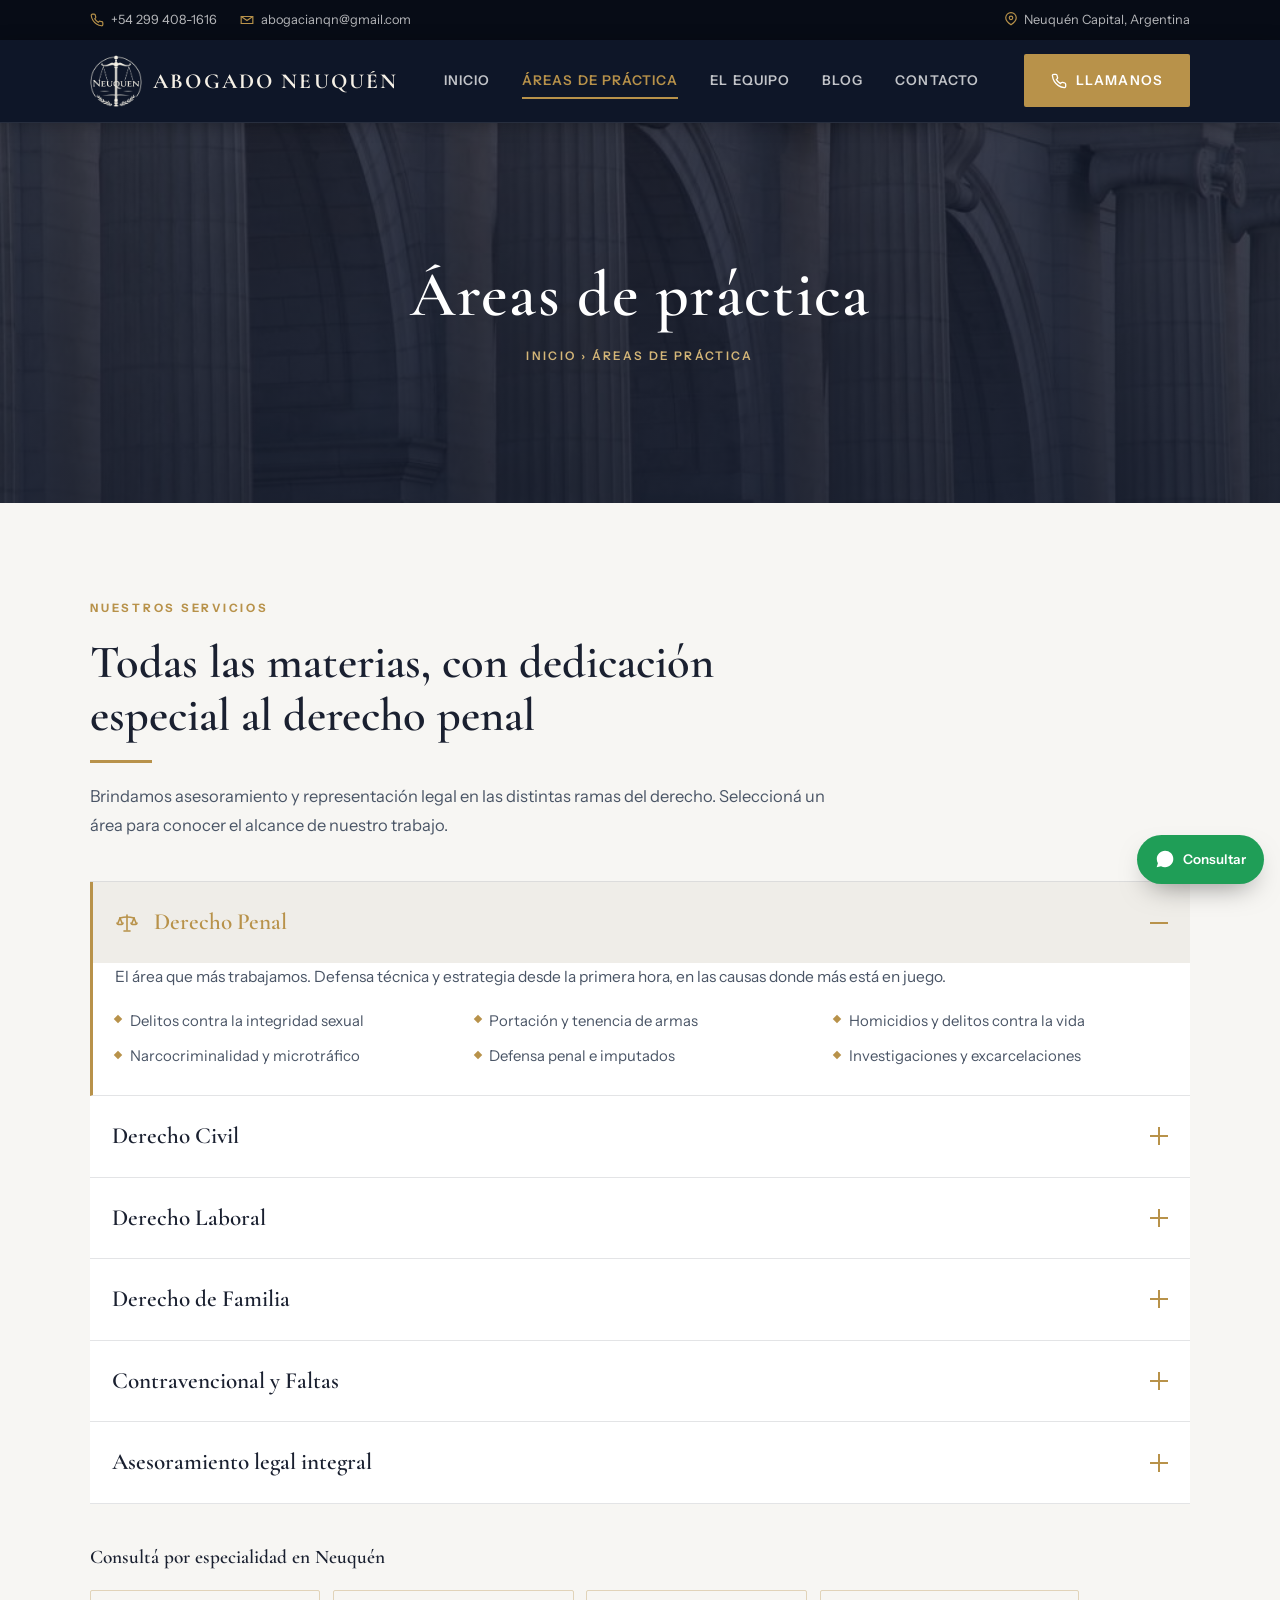
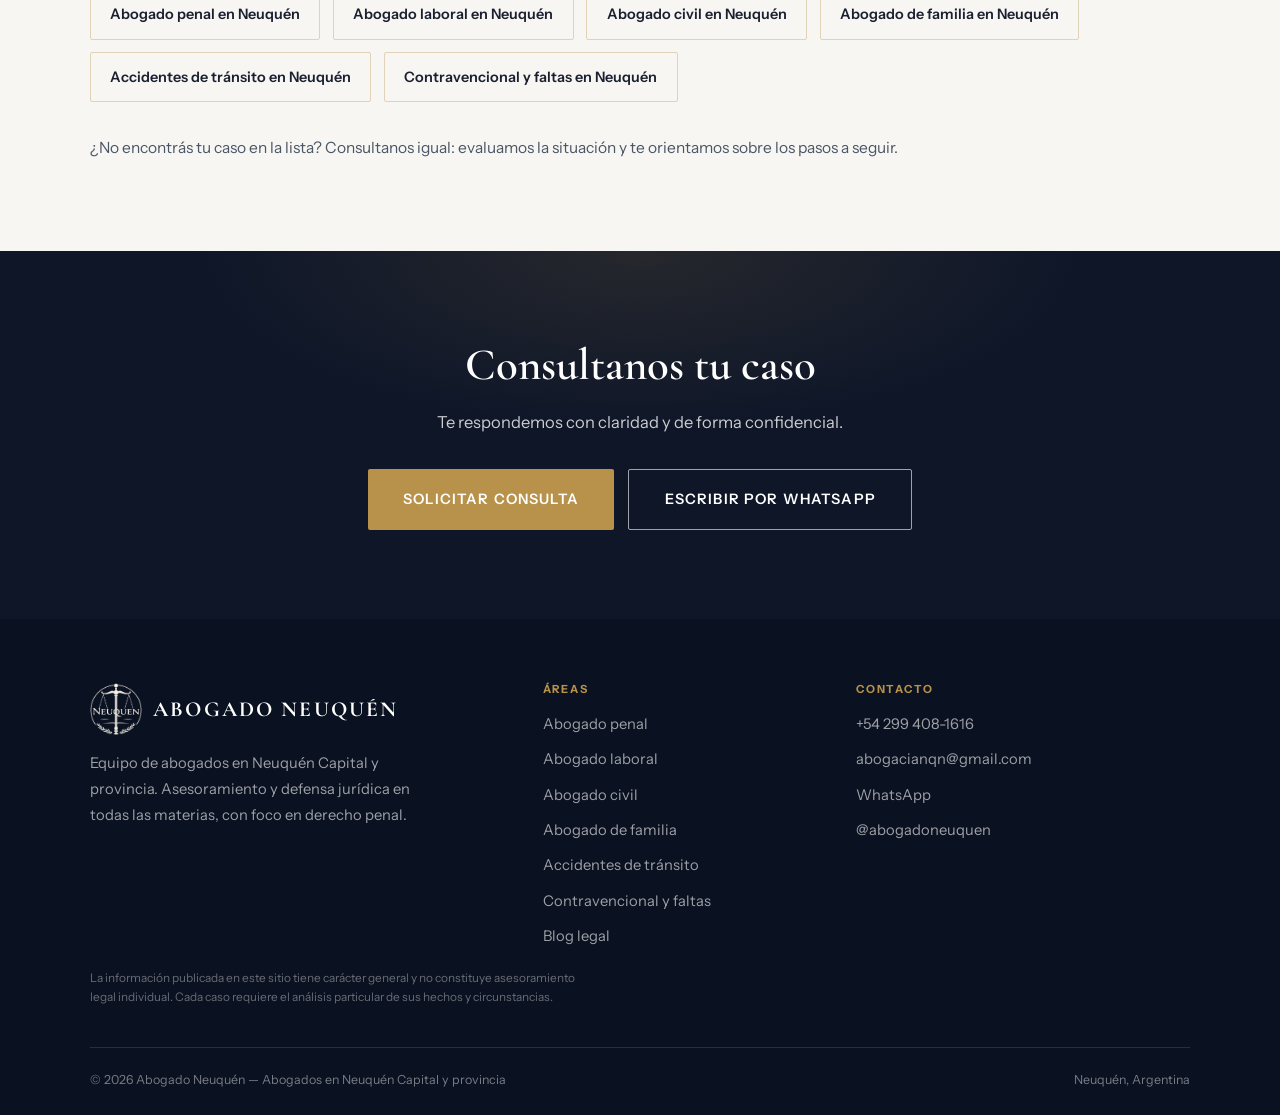
<file: areas-de-practica.html>
<!DOCTYPE html>
<html lang="es-AR">
<head>
<meta charset="UTF-8">
<meta name="viewport" content="width=device-width, initial-scale=1, viewport-fit=cover">
<title>Áreas de práctica | Abogado Neuquén</title>
<meta name="description" content="Áreas de práctica: derecho penal, civil, laboral, familia, contravencional y asesoramiento legal en Neuquén. Consultanos tu caso.">
<meta name="robots" content="index, follow">
<meta name="theme-color" content="#0E1628">
<link rel="canonical" href="https://neuquenabogados.com/areas-de-practica">
<meta property="og:type" content="website">
<meta property="og:title" content="Áreas de práctica | Abogado Neuquén">
<meta property="og:description" content="Derecho penal, civil, laboral, familia y más. Asesoramiento legal en Neuquén.">
<meta property="og:locale" content="es_AR">
<meta property="og:url" content="https://neuquenabogados.com/areas-de-practica">
<meta property="og:site_name" content="Abogado Neuquén">
<meta property="og:image" content="https://neuquenabogados.com/assets/img/logo.png">
<meta name="twitter:card" content="summary_large_image">
<meta name="twitter:title" content="Áreas de práctica | Abogados en Neuquén">
<meta name="twitter:description" content="Derecho penal, civil, laboral, familia y más. Estudio jurídico en Neuquén.">
<meta name="twitter:image" content="https://neuquenabogados.com/assets/img/logo.png">
<meta name="geo.region" content="AR-Q">
<meta name="geo.placename" content="Neuquén">
<link rel="icon" href="assets/img/favicon.png" type="image/png">
<link rel="apple-touch-icon" href="assets/img/logo.png">
<link rel="preconnect" href="https://fonts.googleapis.com">
<link rel="preconnect" href="https://fonts.gstatic.com" crossorigin>
<link rel="stylesheet" href="https://fonts.googleapis.com/css2?family=Cormorant+Garamond:wght@500;600;700&family=Instrument+Sans:wght@400;500;600;700&display=swap">
<link rel="stylesheet" href="styles.css?v=20260724t20">
</head>
<body>
<a class="skip-link" href="#main">Saltar al contenido</a>

<div class="topbar">
  <div class="container topbar-inner">
    <div class="topbar-group">
      <a data-phone-link href="tel:"><svg viewBox="0 0 24 24" fill="none" stroke="currentColor" stroke-width="2"><path d="M22 16.92v3a2 2 0 0 1-2.18 2 19.79 19.79 0 0 1-8.63-3.07 19.5 19.5 0 0 1-6-6 19.79 19.79 0 0 1-3.07-8.67A2 2 0 0 1 4.11 2h3a2 2 0 0 1 2 1.72c.13.96.36 1.9.7 2.81a2 2 0 0 1-.45 2.11L8.09 9.91a16 16 0 0 0 6 6l1.27-1.27a2 2 0 0 1 2.11-.45c.91.34 1.85.57 2.81.7A2 2 0 0 1 22 16.92z"/></svg><span data-phone-display>—</span></a>
      <a data-email-link href="mailto:"><svg viewBox="0 0 24 24" fill="none" stroke="currentColor" stroke-width="2"><path d="M22 6l-10 7L2 6"/><path d="M2 6h20v12H2z"/></svg><span data-email-display>—</span></a>
    </div>
    <div class="topbar-group">
      <span><svg viewBox="0 0 24 24" fill="none" stroke="currentColor" stroke-width="2" style="display:inline-block;vertical-align:-2px;margin-right:.35rem"><path d="M21 10c0 6-9 12-9 12s-9-6-9-12a9 9 0 0 1 18 0z"/><circle cx="12" cy="10" r="3"/></svg><span data-location-display>—</span></span>
    </div>
  </div>
</div>

<header class="site-header">
  <div class="container header-inner">
    <a class="logo" href="/">
      <img src="assets/img/logo.png" alt="Abogado Neuquén" width="52" height="52">
      <span class="logo-text"><span class="logo-name">Abogado Neuquén</span></span>
    </a>
    <nav class="main-nav" aria-label="Principal">
      <a href="/">Inicio</a>
      <a href="/areas-de-practica">Áreas de práctica</a>
      <a href="/equipo">El equipo</a>
      <a href="/blog">Blog</a>
      <a href="/contacto">Contacto</a>
    </nav>
    <div class="header-actions">
      <a class="btn btn-gold btn-call" data-phone-link href="tel:">
        <svg viewBox="0 0 24 24" fill="none" stroke="currentColor" stroke-width="2"><path d="M22 16.92v3a2 2 0 0 1-2.18 2 19.79 19.79 0 0 1-8.63-3.07 19.5 19.5 0 0 1-6-6 19.79 19.79 0 0 1-3.07-8.67A2 2 0 0 1 4.11 2h3a2 2 0 0 1 2 1.72c.13.96.36 1.9.7 2.81a2 2 0 0 1-.45 2.11L8.09 9.91a16 16 0 0 0 6 6l1.27-1.27a2 2 0 0 1 2.11-.45c.91.34 1.85.57 2.81.7A2 2 0 0 1 22 16.92z"/></svg>
        Llamanos
      </a>
      <button class="burger" data-burger aria-expanded="false" aria-controls="mobile-menu" aria-label="Abrir menú"><span></span></button>
    </div>
  </div>
</header>
<div class="mobile-menu" id="mobile-menu" data-mobile-menu data-open="false">
  <a href="/">Inicio</a>
  <a href="/areas-de-practica">Áreas de práctica</a>
  <a href="/equipo">El equipo</a>
  <a href="/blog">Blog</a>
  <a href="/contacto">Contacto</a>
  <a class="btn btn-gold" data-phone-link href="tel:">Llamanos</a>
</div>

<main id="main">

  <section class="page-banner">
    <img src="assets/img/banner-2.jpg" alt="" loading="eager">
    <div class="banner-inner">
      <h1>Áreas de práctica</h1>
      <p class="crumb">Inicio › Áreas de práctica</p>
    </div>
  </section>

  <section class="section">
    <div class="container">
      <div class="section-head" data-reveal>
        <span class="eyebrow">Nuestros servicios</span>
        <h2>Todas las materias, con dedicación especial al derecho penal</h2>
        <div class="rule"></div>
        <p>Brindamos asesoramiento y representación legal en las distintas ramas del derecho. Seleccioná un área para conocer el alcance de nuestro trabajo.</p>
      </div>
      <div class="accordion" data-accordion data-reveal></div>
      <div style="margin-top:2.6rem" data-reveal>
        <h3>Consultá por especialidad en Neuquén</h3>
        <div class="related-areas">
          <a href="/abogado-penal-neuquen">Abogado penal en Neuquén</a>
          <a href="/abogado-laboral-neuquen">Abogado laboral en Neuquén</a>
          <a href="/abogado-civil-neuquen">Abogado civil en Neuquén</a>
          <a href="/abogado-familia-neuquen">Abogado de familia en Neuquén</a>
          <a href="/abogado-transito-neuquen">Accidentes de tránsito en Neuquén</a>
          <a href="/abogado-contravencional-neuquen">Contravencional y faltas en Neuquén</a>
        </div>
      </div>
      <p style="margin-top:2rem;font-size:.97rem" data-reveal>¿No encontrás tu caso en la lista? Consultanos igual: evaluamos la situación y te orientamos sobre los pasos a seguir.</p>
    </div>
  </section>

  <section class="section cta-band">
    <div class="container">
      <h2>Consultanos tu caso</h2>
      <p>Te respondemos con claridad y de forma confidencial.</p>
      <div class="actions">
        <a class="btn btn-gold btn-lg" href="/contacto">Solicitar consulta</a>
        <a class="btn btn-light btn-lg" data-wa-link href="https://wa.me/">Escribir por WhatsApp</a>
      </div>
    </div>
  </section>

</main>

<footer class="site-footer">
  <div class="container">
    <div class="footer-grid">
      <div>
        <a class="logo" href="/">
          <img src="assets/img/logo.png" alt="Abogado Neuquén" width="48" height="48">
          <span class="logo-text"><span class="logo-name">Abogado Neuquén</span></span>
        </a>
        <p class="footer-tagline">Equipo de abogados en Neuquén Capital y provincia. Asesoramiento y defensa jurídica en todas las materias, con foco en derecho penal.</p>
      </div>
      <div>
        <h4>Áreas</h4>
        <ul>
          <li><a href="/abogado-penal-neuquen">Abogado penal</a></li>
          <li><a href="/abogado-laboral-neuquen">Abogado laboral</a></li>
          <li><a href="/abogado-civil-neuquen">Abogado civil</a></li>
          <li><a href="/abogado-familia-neuquen">Abogado de familia</a></li>
          <li><a href="/abogado-transito-neuquen">Accidentes de tránsito</a></li>
          <li><a href="/abogado-contravencional-neuquen">Contravencional y faltas</a></li>
          <li><a href="/blog">Blog legal</a></li>
        </ul>
      </div>
      <div>
        <h4>Contacto</h4>
        <ul>
          <li><a data-phone-link href="tel:" data-phone-display>—</a></li>
          <li><a data-email-link href="mailto:" data-email-display>—</a></li>
          <li><a data-wa-link href="https://wa.me/">WhatsApp</a></li>
          <li><a href="https://www.instagram.com/abogadoneuquen/" target="_blank" rel="noopener">@abogadoneuquen</a></li>
        </ul>
      </div>
    </div>
    <p class="footer-legal">La información publicada en este sitio tiene carácter general y no constituye asesoramiento legal individual. Cada caso requiere el análisis particular de sus hechos y circunstancias.</p>
    <div class="footer-bottom">
      <span>© <span data-year></span> Abogado Neuquén — Abogados en Neuquén Capital y provincia</span>
      <span>Neuquén, Argentina</span>
    </div>
  </div>
</footer>

<a class="wa-float" data-wa-link href="https://wa.me/" aria-label="Escribir por WhatsApp">
  <svg viewBox="0 0 24 24" fill="currentColor"><path d="M12.04 2C6.58 2 2.13 6.45 2.13 11.91c0 1.85.5 3.58 1.37 5.07L2 22l5.2-1.37a9.9 9.9 0 0 0 4.84 1.23h.01c5.46 0 9.91-4.45 9.91-9.91 0-2.65-1.03-5.14-2.9-7.01A9.82 9.82 0 0 0 12.04 2z"/></svg>
  <span class="txt">Consultar</span>
</a>

<script defer src="lib/manifest.js?v=20260724t20"></script>
<script defer src="main.js?v=20260724t20"></script>
</body>
</html>
</file>
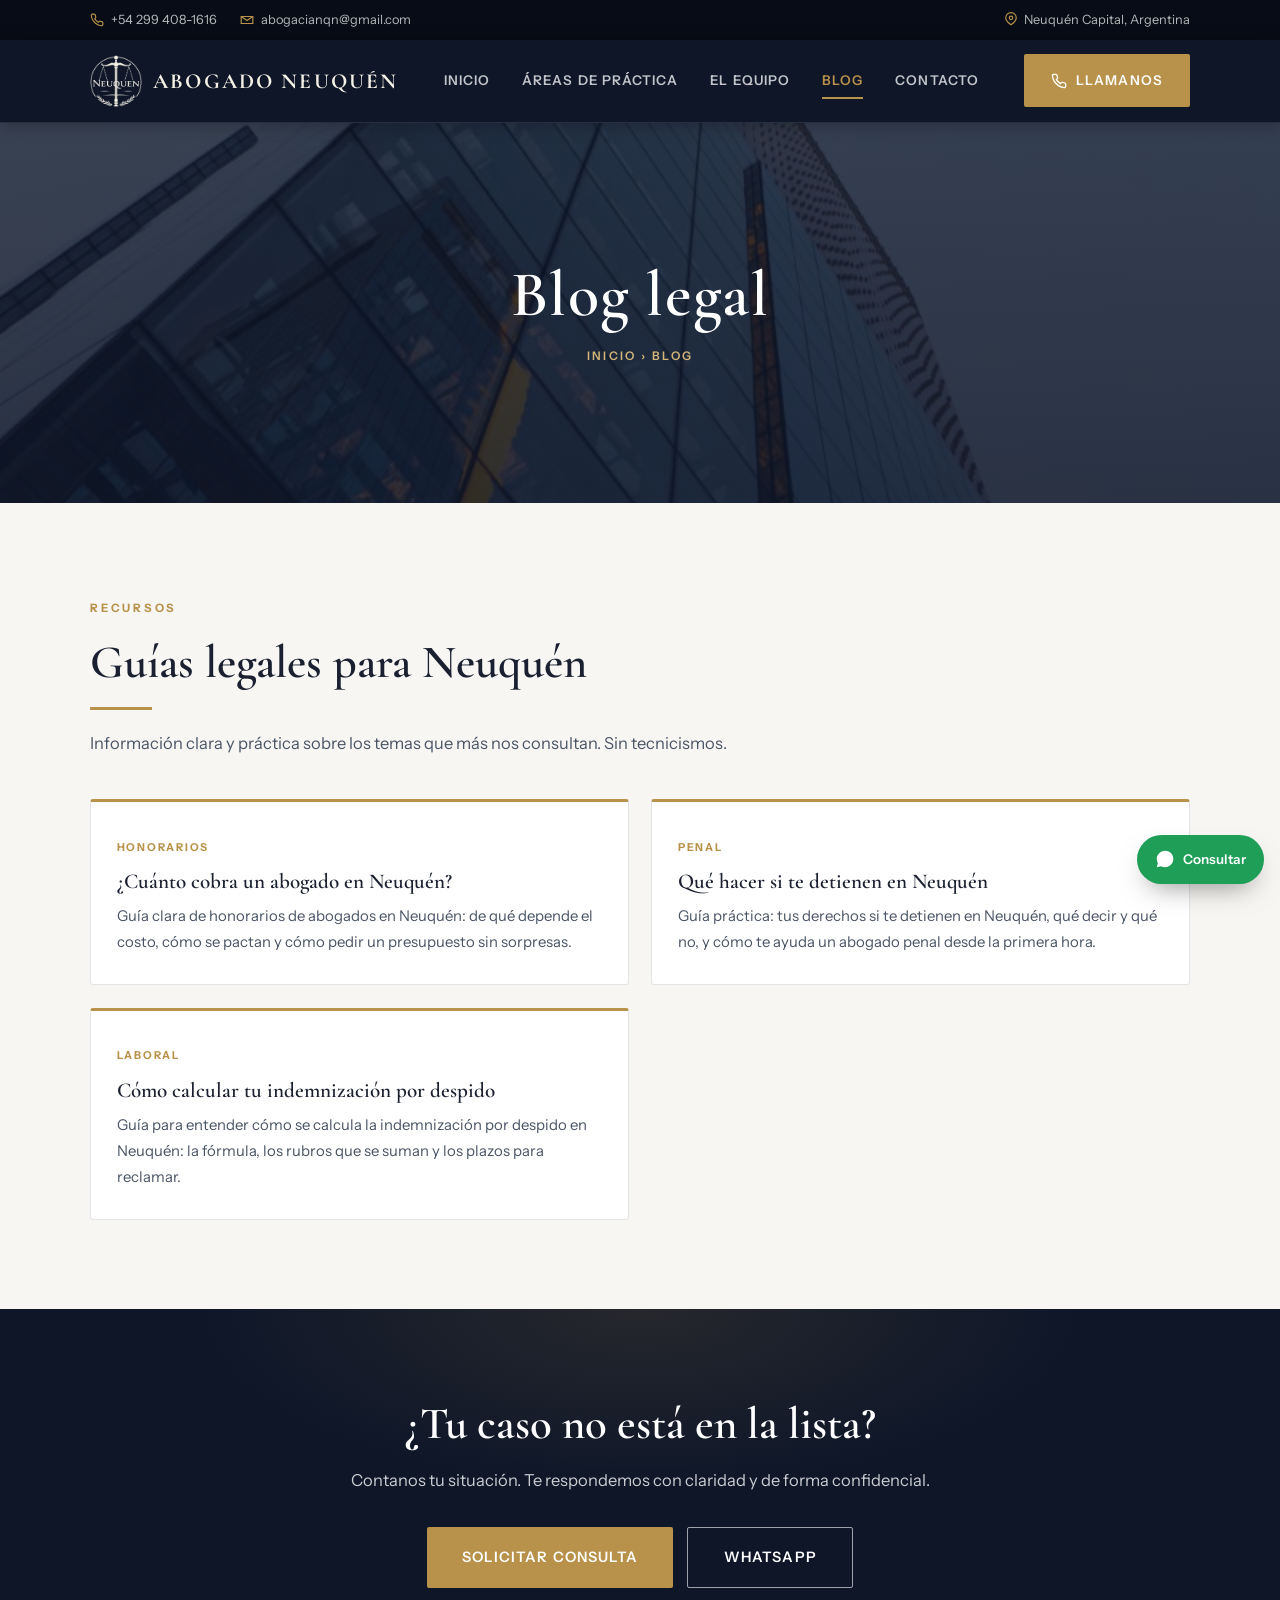
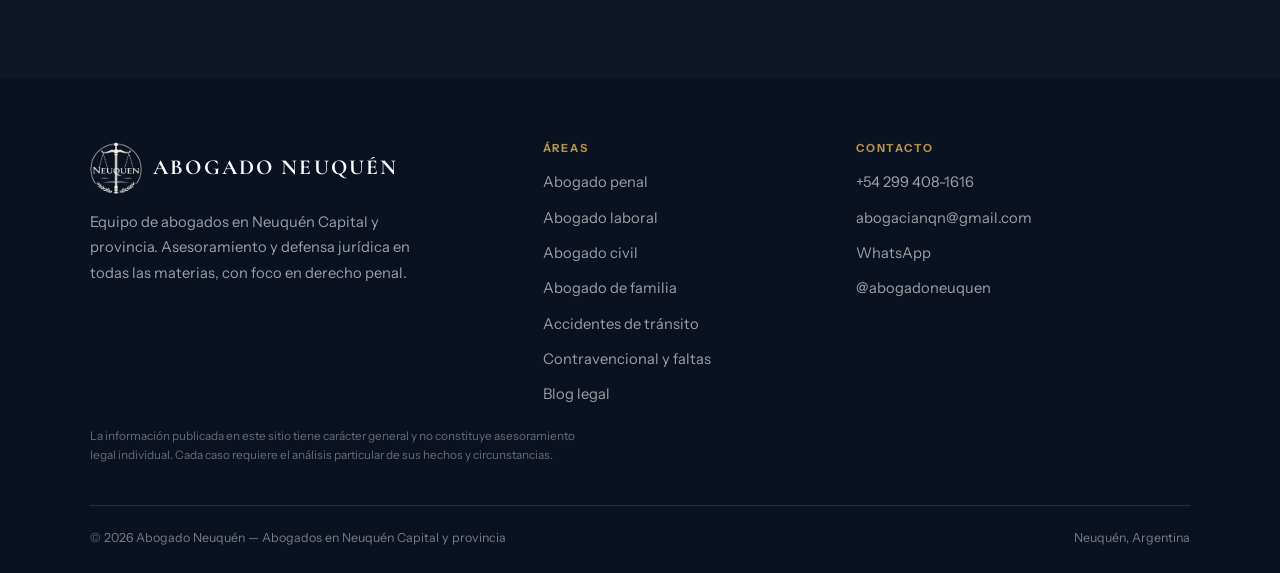
<file: blog.html>
<!DOCTYPE html>
<html lang="es-AR">
<head>
<meta charset="UTF-8">
<meta name="viewport" content="width=device-width, initial-scale=1, viewport-fit=cover">
<title>Blog legal — Guías de abogados en Neuquén | Abogado Neuquén</title>
<meta name="description" content="Guías legales prácticas para Neuquén: honorarios de abogados, qué hacer si te detienen, indemnización por despido y más.">
<meta name="robots" content="index, follow">
<meta name="theme-color" content="#0E1628">
<link rel="canonical" href="https://neuquenabogados.com/blog">
<meta property="og:type" content="website">
<meta property="og:url" content="https://neuquenabogados.com/blog">
<meta property="og:title" content="Blog legal — Guías de abogados en Neuquén | Abogado Neuquén">
<meta property="og:description" content="Guías legales prácticas para Neuquén: honorarios de abogados, qué hacer si te detienen, indemnización por despido y más.">
<meta property="og:image" content="https://neuquenabogados.com/assets/img/logo.png">
<meta property="og:site_name" content="Abogado Neuquén">
<meta property="og:locale" content="es_AR">
<meta name="twitter:card" content="summary_large_image">
<meta name="twitter:title" content="Blog legal — Guías de abogados en Neuquén | Abogado Neuquén">
<meta name="twitter:description" content="Guías legales prácticas para Neuquén: honorarios de abogados, qué hacer si te detienen, indemnización por despido y más.">
<meta name="twitter:image" content="https://neuquenabogados.com/assets/img/logo.png">
<meta name="geo.region" content="AR-Q">
<meta name="geo.placename" content="Neuquén">
<link rel="icon" href="assets/img/favicon.png" type="image/png">
<link rel="apple-touch-icon" href="assets/img/logo.png">
<link rel="preconnect" href="https://fonts.googleapis.com">
<link rel="preconnect" href="https://fonts.gstatic.com" crossorigin>
<link rel="stylesheet" href="https://fonts.googleapis.com/css2?family=Cormorant+Garamond:wght@500;600;700&family=Instrument+Sans:wght@400;500;600;700&display=swap">
<link rel="stylesheet" href="styles.css?v=20260724t20">
<script type="application/ld+json">{"@context":"https://schema.org","@type":"Blog","name":"Blog — Abogado Neuquén","url":"https://neuquenabogados.com/blog","description":"Guías legales prácticas para Neuquén: honorarios, penal, laboral, familia y más."}</script>
</head>
<body>
<a class="skip-link" href="#main">Saltar al contenido</a>
<div class="topbar">
  <div class="container topbar-inner">
    <div class="topbar-group">
      <a data-phone-link href="tel:"><svg viewBox="0 0 24 24" fill="none" stroke="currentColor" stroke-width="2"><path d="M22 16.92v3a2 2 0 0 1-2.18 2 19.79 19.79 0 0 1-8.63-3.07 19.5 19.5 0 0 1-6-6 19.79 19.79 0 0 1-3.07-8.67A2 2 0 0 1 4.11 2h3a2 2 0 0 1 2 1.72c.13.96.36 1.9.7 2.81a2 2 0 0 1-.45 2.11L8.09 9.91a16 16 0 0 0 6 6l1.27-1.27a2 2 0 0 1 2.11-.45c.91.34 1.85.57 2.81.7A2 2 0 0 1 22 16.92z"/></svg><span data-phone-display>—</span></a>
      <a data-email-link href="mailto:"><svg viewBox="0 0 24 24" fill="none" stroke="currentColor" stroke-width="2"><path d="M22 6l-10 7L2 6"/><path d="M2 6h20v12H2z"/></svg><span data-email-display>—</span></a>
    </div>
    <div class="topbar-group">
      <span><svg viewBox="0 0 24 24" fill="none" stroke="currentColor" stroke-width="2" style="display:inline-block;vertical-align:-2px;margin-right:.35rem"><path d="M21 10c0 6-9 12-9 12s-9-6-9-12a9 9 0 0 1 18 0z"/><circle cx="12" cy="10" r="3"/></svg><span data-location-display>—</span></span>
    </div>
  </div>
</div>
<header class="site-header">
  <div class="container header-inner">
    <a class="logo" href="/">
      <img src="assets/img/logo.png" alt="Abogado Neuquén" width="52" height="52">
      <span class="logo-text"><span class="logo-name">Abogado Neuquén</span></span>
    </a>
    <nav class="main-nav" aria-label="Principal">
      <a href="/">Inicio</a>
      <a href="/areas-de-practica">Áreas de práctica</a>
      <a href="/equipo">El equipo</a>
      <a href="/blog">Blog</a>
      <a href="/contacto">Contacto</a>
    </nav>
    <div class="header-actions">
      <a class="btn btn-gold btn-call" data-phone-link href="tel:">
        <svg viewBox="0 0 24 24" fill="none" stroke="currentColor" stroke-width="2"><path d="M22 16.92v3a2 2 0 0 1-2.18 2 19.79 19.79 0 0 1-8.63-3.07 19.5 19.5 0 0 1-6-6 19.79 19.79 0 0 1-3.07-8.67A2 2 0 0 1 4.11 2h3a2 2 0 0 1 2 1.72c.13.96.36 1.9.7 2.81a2 2 0 0 1-.45 2.11L8.09 9.91a16 16 0 0 0 6 6l1.27-1.27a2 2 0 0 1 2.11-.45c.91.34 1.85.57 2.81.7A2 2 0 0 1 22 16.92z"/></svg>
        Llamanos
      </a>
      <button class="burger" data-burger aria-expanded="false" aria-controls="mobile-menu" aria-label="Abrir menú"><span></span></button>
    </div>
  </div>
</header>
<div class="mobile-menu" id="mobile-menu" data-mobile-menu data-open="false">
  <a href="/">Inicio</a>
  <a href="/areas-de-practica">Áreas de práctica</a>
  <a href="/equipo">El equipo</a>
  <a href="/blog">Blog</a>
  <a href="/contacto">Contacto</a>
  <a class="btn btn-gold" data-phone-link href="tel:">Llamanos</a>
</div>
<main id="main">
  <section class="page-banner">
    <img src="assets/img/banner-1.jpg" alt="" loading="eager">
    <div class="banner-inner"><h1>Blog legal</h1><p class="crumb">Inicio › Blog</p></div>
  </section>
  <section class="section">
    <div class="container">
      <div class="section-head" data-reveal><span class="eyebrow">Recursos</span><h2>Guías legales para Neuquén</h2><div class="rule"></div>
        <p>Información clara y práctica sobre los temas que más nos consultan. Sin tecnicismos.</p></div>
      <div class="blog-list" data-reveal>
        <a class="blog-card" href="/cuanto-cobra-abogado-neuquen"><span class="cat">Honorarios</span><h3>¿Cuánto cobra un abogado en Neuquén?</h3><p>Guía clara de honorarios de abogados en Neuquén: de qué depende el costo, cómo se pactan y cómo pedir un presupuesto sin sorpresas.</p></a>
        <a class="blog-card" href="/que-hacer-si-te-detienen-neuquen"><span class="cat">Penal</span><h3>Qué hacer si te detienen en Neuquén</h3><p>Guía práctica: tus derechos si te detienen en Neuquén, qué decir y qué no, y cómo te ayuda un abogado penal desde la primera hora.</p></a>
        <a class="blog-card" href="/calcular-indemnizacion-despido-neuquen"><span class="cat">Laboral</span><h3>Cómo calcular tu indemnización por despido</h3><p>Guía para entender cómo se calcula la indemnización por despido en Neuquén: la fórmula, los rubros que se suman y los plazos para reclamar.</p></a>
      </div>
    </div>
  </section>
  <section class="section cta-band">
    <div class="container"><h2>¿Tu caso no está en la lista?</h2><p>Contanos tu situación. Te respondemos con claridad y de forma confidencial.</p>
      <div class="actions"><a class="btn btn-gold btn-lg" href="/contacto">Solicitar consulta</a><a class="btn btn-light btn-lg" data-wa-link href="https://wa.me/">WhatsApp</a></div></div>
  </section>
</main>
<footer class="site-footer">
  <div class="container">
    <div class="footer-grid">
      <div>
        <a class="logo" href="/">
          <img src="assets/img/logo.png" alt="Abogado Neuquén" width="48" height="48">
          <span class="logo-text"><span class="logo-name">Abogado Neuquén</span></span>
        </a>
        <p class="footer-tagline">Equipo de abogados en Neuquén Capital y provincia. Asesoramiento y defensa jurídica en todas las materias, con foco en derecho penal.</p>
      </div>
      <div>
        <h4>Áreas</h4>
        <ul>
          <li><a href="/abogado-penal-neuquen">Abogado penal</a></li>
          <li><a href="/abogado-laboral-neuquen">Abogado laboral</a></li>
          <li><a href="/abogado-civil-neuquen">Abogado civil</a></li>
          <li><a href="/abogado-familia-neuquen">Abogado de familia</a></li>
          <li><a href="/abogado-transito-neuquen">Accidentes de tránsito</a></li>
          <li><a href="/abogado-contravencional-neuquen">Contravencional y faltas</a></li>
          <li><a href="/blog">Blog legal</a></li>
        </ul>
      </div>
      <div>
        <h4>Contacto</h4>
        <ul>
          <li><a data-phone-link href="tel:" data-phone-display>—</a></li>
          <li><a data-email-link href="mailto:" data-email-display>—</a></li>
          <li><a data-wa-link href="https://wa.me/">WhatsApp</a></li>
          <li><a href="https://www.instagram.com/abogadoneuquen/" target="_blank" rel="noopener">@abogadoneuquen</a></li>
        </ul>
      </div>
    </div>
    <p class="footer-legal">La información publicada en este sitio tiene carácter general y no constituye asesoramiento legal individual. Cada caso requiere el análisis particular de sus hechos y circunstancias.</p>
    <div class="footer-bottom">
      <span>© <span data-year></span> Abogado Neuquén — Abogados en Neuquén Capital y provincia</span>
      <span>Neuquén, Argentina</span>
    </div>
  </div>
</footer>

<a class="wa-float" data-wa-link href="https://wa.me/" aria-label="Escribir por WhatsApp">
  <svg viewBox="0 0 24 24" fill="currentColor"><path d="M12.04 2C6.58 2 2.13 6.45 2.13 11.91c0 1.85.5 3.58 1.37 5.07L2 22l5.2-1.37a9.9 9.9 0 0 0 4.84 1.23h.01c5.46 0 9.91-4.45 9.91-9.91 0-2.65-1.03-5.14-2.9-7.01A9.82 9.82 0 0 0 12.04 2z"/></svg>
  <span class="txt">Consultar</span>
</a>

<script defer src="lib/manifest.js?v=20260724t20"></script>
<script defer src="main.js?v=20260724t20"></script>
</body>
</html>
</file>
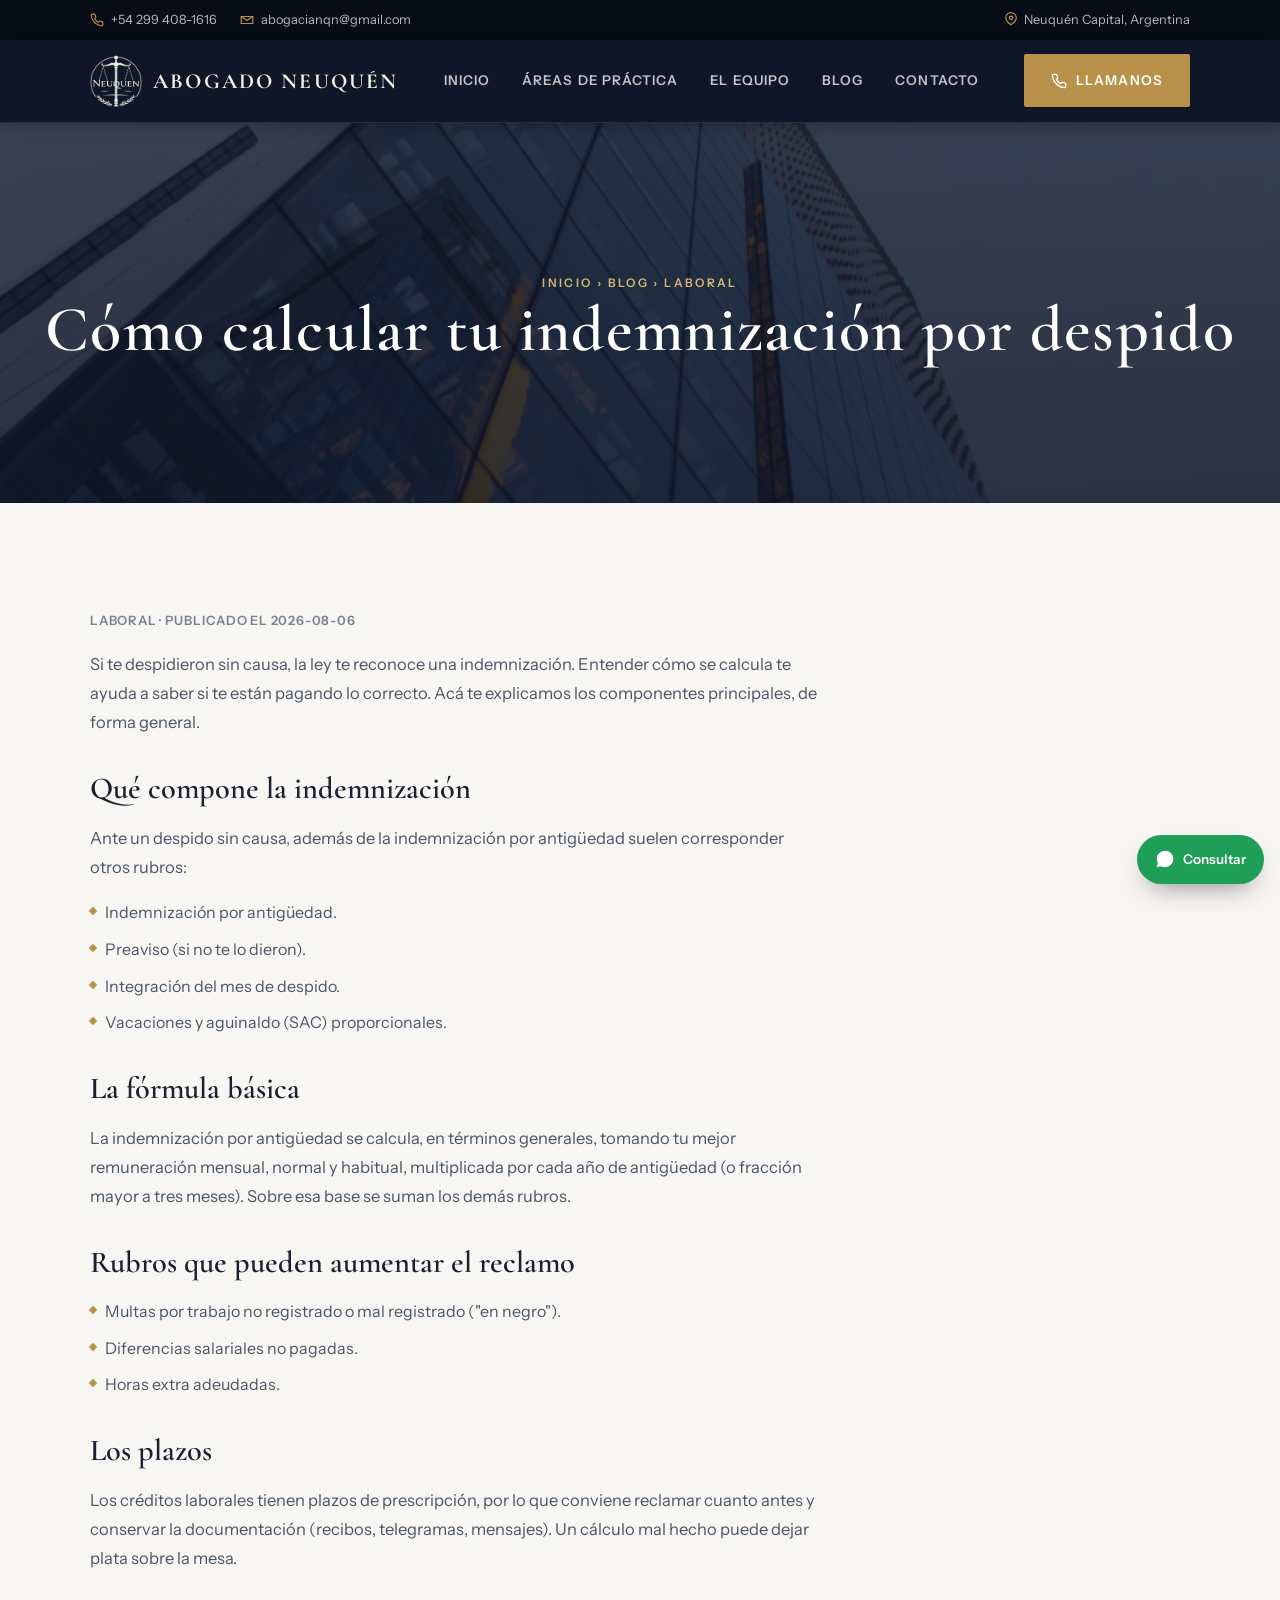
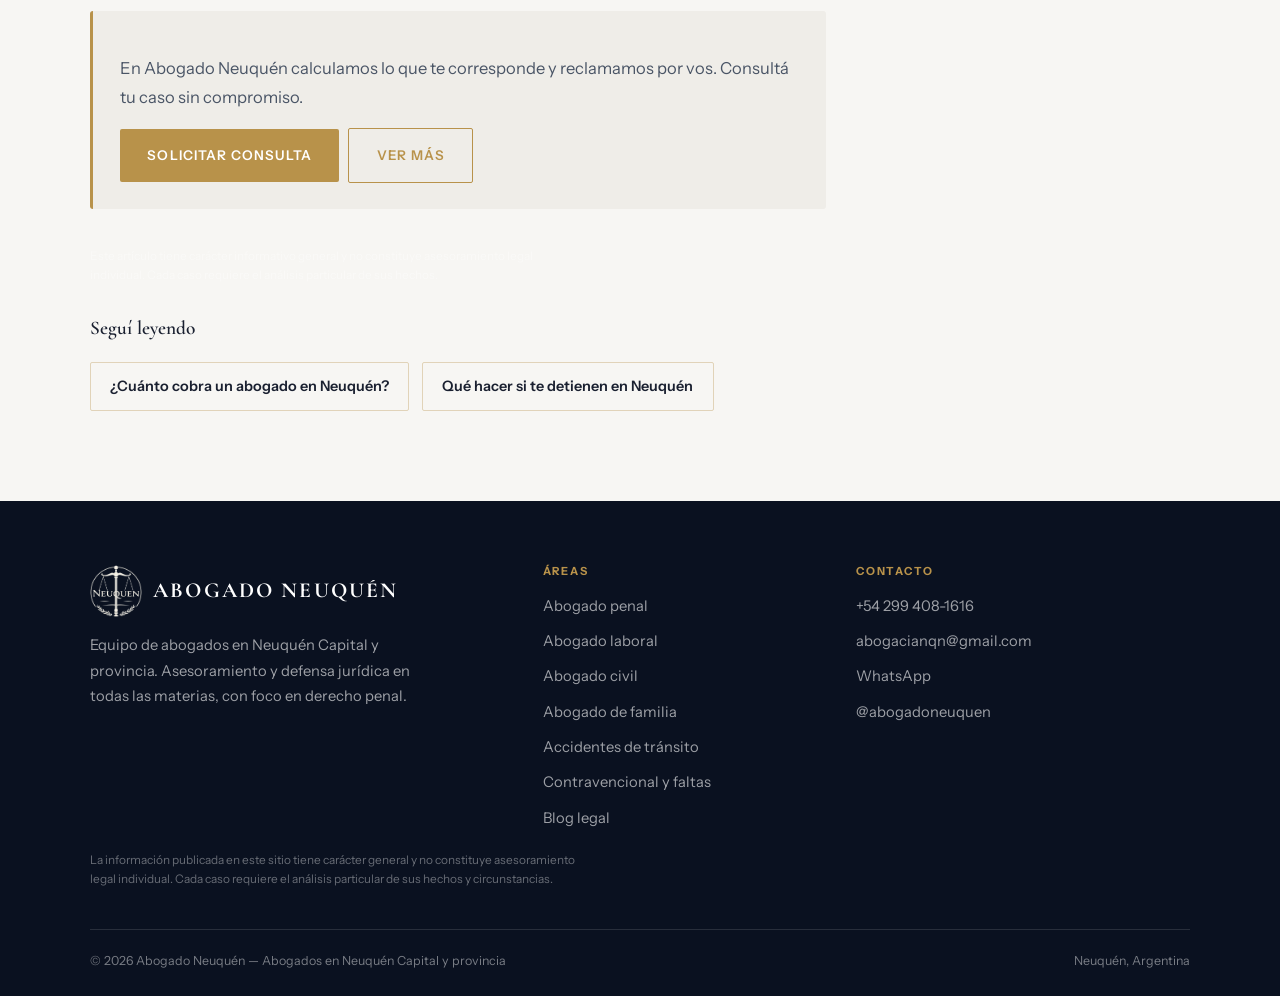
<file: calcular-indemnizacion-despido-neuquen.html>
<!DOCTYPE html>
<html lang="es-AR">
<head>
<meta charset="UTF-8">
<meta name="viewport" content="width=device-width, initial-scale=1, viewport-fit=cover">
<title>Cómo calcular tu indemnización por despido en Neuquén — Abogado Neuquén</title>
<meta name="description" content="Guía para entender cómo se calcula la indemnización por despido en Neuquén: la fórmula, los rubros que se suman y los plazos para reclamar.">
<meta name="robots" content="index, follow">
<meta name="theme-color" content="#0E1628">
<link rel="canonical" href="https://neuquenabogados.com/calcular-indemnizacion-despido-neuquen">
<meta property="og:type" content="article">
<meta property="og:url" content="https://neuquenabogados.com/calcular-indemnizacion-despido-neuquen">
<meta property="og:title" content="Cómo calcular tu indemnización por despido en Neuquén">
<meta property="og:description" content="Guía para entender cómo se calcula la indemnización por despido en Neuquén: la fórmula, los rubros que se suman y los plazos para reclamar.">
<meta property="og:image" content="https://neuquenabogados.com/assets/img/logo.png">
<meta property="og:site_name" content="Abogado Neuquén">
<meta property="og:locale" content="es_AR">
<meta name="twitter:card" content="summary_large_image">
<meta name="twitter:title" content="Cómo calcular tu indemnización por despido en Neuquén">
<meta name="twitter:description" content="Guía para entender cómo se calcula la indemnización por despido en Neuquén: la fórmula, los rubros que se suman y los plazos para reclamar.">
<meta name="twitter:image" content="https://neuquenabogados.com/assets/img/logo.png">
<meta name="geo.region" content="AR-Q">
<meta name="geo.placename" content="Neuquén">
<link rel="icon" href="assets/img/favicon.png" type="image/png">
<link rel="apple-touch-icon" href="assets/img/logo.png">
<link rel="preconnect" href="https://fonts.googleapis.com">
<link rel="preconnect" href="https://fonts.gstatic.com" crossorigin>
<link rel="stylesheet" href="https://fonts.googleapis.com/css2?family=Cormorant+Garamond:wght@500;600;700&family=Instrument+Sans:wght@400;500;600;700&display=swap">
<link rel="stylesheet" href="styles.css?v=20260724t20">
<script type="application/ld+json">{"@context":"https://schema.org","@type":"Article","headline":"Cómo calcular tu indemnización por despido","description":"Guía para entender cómo se calcula la indemnización por despido en Neuquén: la fórmula, los rubros que se suman y los plazos para reclamar.","datePublished":"2026-08-06","dateModified":"2026-08-06","image":"https://neuquenabogados.com/assets/img/logo.png","author":{"@type":"Organization","name":"Abogado Neuquén"},"publisher":{"@type":"Organization","name":"Abogado Neuquén","logo":{"@type":"ImageObject","url":"https://neuquenabogados.com/assets/img/logo.png"}},"mainEntityOfPage":"https://neuquenabogados.com/calcular-indemnizacion-despido-neuquen"}</script>
<script type="application/ld+json">{"@context":"https://schema.org","@type":"BreadcrumbList","itemListElement":[{"@type":"ListItem","position":1,"name":"Inicio","item":"https://neuquenabogados.com/"},{"@type":"ListItem","position":2,"name":"Blog","item":"https://neuquenabogados.com/blog"},{"@type":"ListItem","position":3,"name":"Cómo calcular tu indemnización por despido","item":"https://neuquenabogados.com/calcular-indemnizacion-despido-neuquen"}]}</script>
</head>
<body>
<a class="skip-link" href="#main">Saltar al contenido</a>
<div class="topbar">
  <div class="container topbar-inner">
    <div class="topbar-group">
      <a data-phone-link href="tel:"><svg viewBox="0 0 24 24" fill="none" stroke="currentColor" stroke-width="2"><path d="M22 16.92v3a2 2 0 0 1-2.18 2 19.79 19.79 0 0 1-8.63-3.07 19.5 19.5 0 0 1-6-6 19.79 19.79 0 0 1-3.07-8.67A2 2 0 0 1 4.11 2h3a2 2 0 0 1 2 1.72c.13.96.36 1.9.7 2.81a2 2 0 0 1-.45 2.11L8.09 9.91a16 16 0 0 0 6 6l1.27-1.27a2 2 0 0 1 2.11-.45c.91.34 1.85.57 2.81.7A2 2 0 0 1 22 16.92z"/></svg><span data-phone-display>—</span></a>
      <a data-email-link href="mailto:"><svg viewBox="0 0 24 24" fill="none" stroke="currentColor" stroke-width="2"><path d="M22 6l-10 7L2 6"/><path d="M2 6h20v12H2z"/></svg><span data-email-display>—</span></a>
    </div>
    <div class="topbar-group">
      <span><svg viewBox="0 0 24 24" fill="none" stroke="currentColor" stroke-width="2" style="display:inline-block;vertical-align:-2px;margin-right:.35rem"><path d="M21 10c0 6-9 12-9 12s-9-6-9-12a9 9 0 0 1 18 0z"/><circle cx="12" cy="10" r="3"/></svg><span data-location-display>—</span></span>
    </div>
  </div>
</div>
<header class="site-header">
  <div class="container header-inner">
    <a class="logo" href="/">
      <img src="assets/img/logo.png" alt="Abogado Neuquén" width="52" height="52">
      <span class="logo-text"><span class="logo-name">Abogado Neuquén</span></span>
    </a>
    <nav class="main-nav" aria-label="Principal">
      <a href="/">Inicio</a>
      <a href="/areas-de-practica">Áreas de práctica</a>
      <a href="/equipo">El equipo</a>
      <a href="/blog">Blog</a>
      <a href="/contacto">Contacto</a>
    </nav>
    <div class="header-actions">
      <a class="btn btn-gold btn-call" data-phone-link href="tel:">
        <svg viewBox="0 0 24 24" fill="none" stroke="currentColor" stroke-width="2"><path d="M22 16.92v3a2 2 0 0 1-2.18 2 19.79 19.79 0 0 1-8.63-3.07 19.5 19.5 0 0 1-6-6 19.79 19.79 0 0 1-3.07-8.67A2 2 0 0 1 4.11 2h3a2 2 0 0 1 2 1.72c.13.96.36 1.9.7 2.81a2 2 0 0 1-.45 2.11L8.09 9.91a16 16 0 0 0 6 6l1.27-1.27a2 2 0 0 1 2.11-.45c.91.34 1.85.57 2.81.7A2 2 0 0 1 22 16.92z"/></svg>
        Llamanos
      </a>
      <button class="burger" data-burger aria-expanded="false" aria-controls="mobile-menu" aria-label="Abrir menú"><span></span></button>
    </div>
  </div>
</header>
<div class="mobile-menu" id="mobile-menu" data-mobile-menu data-open="false">
  <a href="/">Inicio</a>
  <a href="/areas-de-practica">Áreas de práctica</a>
  <a href="/equipo">El equipo</a>
  <a href="/blog">Blog</a>
  <a href="/contacto">Contacto</a>
  <a class="btn btn-gold" data-phone-link href="tel:">Llamanos</a>
</div>
<main id="main">
  <section class="page-banner">
    <img src="assets/img/banner-1.jpg" alt="" loading="eager">
    <div class="banner-inner"><p class="crumb">Inicio › Blog › Laboral</p><h1>Cómo calcular tu indemnización por despido</h1></div>
  </section>
  <section class="section">
    <div class="container">
      <article class="article-body" data-reveal>
        <p class="article-meta">Laboral · Publicado el 2026-08-06</p>
        <p>Si te despidieron sin causa, la ley te reconoce una indemnización. Entender cómo se calcula te ayuda a saber si te están pagando lo correcto. Acá te explicamos los componentes principales, de forma general.</p>
        <h2>Qué compone la indemnización</h2>
        <p>Ante un despido sin causa, además de la indemnización por antigüedad suelen corresponder otros rubros:</p>
        <ul><li>Indemnización por antigüedad.</li><li>Preaviso (si no te lo dieron).</li><li>Integración del mes de despido.</li><li>Vacaciones y aguinaldo (SAC) proporcionales.</li></ul>
        <h2>La fórmula básica</h2>
        <p>La indemnización por antigüedad se calcula, en términos generales, tomando tu mejor remuneración mensual, normal y habitual, multiplicada por cada año de antigüedad (o fracción mayor a tres meses). Sobre esa base se suman los demás rubros.</p>
        <h2>Rubros que pueden aumentar el reclamo</h2>
        <ul><li>Multas por trabajo no registrado o mal registrado ("en negro").</li><li>Diferencias salariales no pagadas.</li><li>Horas extra adeudadas.</li></ul>
        <h2>Los plazos</h2>
        <p>Los créditos laborales tienen plazos de prescripción, por lo que conviene reclamar cuanto antes y conservar la documentación (recibos, telegramas, mensajes). Un cálculo mal hecho puede dejar plata sobre la mesa.</p>
        <div class="article-cta"><p>En Abogado Neuquén calculamos lo que te corresponde y reclamamos por vos. Consultá tu caso sin compromiso.</p><div style="margin-top:1rem"><a class="btn btn-gold" href="/contacto">Solicitar consulta</a> <a class="btn btn-outline" href="/abogado-laboral-neuquen" style="margin-left:.4rem">Ver más</a></div></div>
        <p class="footer-legal" style="margin-top:2.4rem">Este artículo tiene carácter informativo general y no constituye asesoramiento legal individual. Cada caso requiere el análisis particular de sus hechos.</p>
      </article>
      <div style="max-width:46rem;margin-top:2rem" data-reveal>
        <h3>Seguí leyendo</h3>
        <div class="related-areas">
          <a href="/cuanto-cobra-abogado-neuquen">¿Cuánto cobra un abogado en Neuquén?</a>
          <a href="/que-hacer-si-te-detienen-neuquen">Qué hacer si te detienen en Neuquén</a>
        </div>
      </div>
    </div>
  </section>
</main>
<footer class="site-footer">
  <div class="container">
    <div class="footer-grid">
      <div>
        <a class="logo" href="/">
          <img src="assets/img/logo.png" alt="Abogado Neuquén" width="48" height="48">
          <span class="logo-text"><span class="logo-name">Abogado Neuquén</span></span>
        </a>
        <p class="footer-tagline">Equipo de abogados en Neuquén Capital y provincia. Asesoramiento y defensa jurídica en todas las materias, con foco en derecho penal.</p>
      </div>
      <div>
        <h4>Áreas</h4>
        <ul>
          <li><a href="/abogado-penal-neuquen">Abogado penal</a></li>
          <li><a href="/abogado-laboral-neuquen">Abogado laboral</a></li>
          <li><a href="/abogado-civil-neuquen">Abogado civil</a></li>
          <li><a href="/abogado-familia-neuquen">Abogado de familia</a></li>
          <li><a href="/abogado-transito-neuquen">Accidentes de tránsito</a></li>
          <li><a href="/abogado-contravencional-neuquen">Contravencional y faltas</a></li>
          <li><a href="/blog">Blog legal</a></li>
        </ul>
      </div>
      <div>
        <h4>Contacto</h4>
        <ul>
          <li><a data-phone-link href="tel:" data-phone-display>—</a></li>
          <li><a data-email-link href="mailto:" data-email-display>—</a></li>
          <li><a data-wa-link href="https://wa.me/">WhatsApp</a></li>
          <li><a href="https://www.instagram.com/abogadoneuquen/" target="_blank" rel="noopener">@abogadoneuquen</a></li>
        </ul>
      </div>
    </div>
    <p class="footer-legal">La información publicada en este sitio tiene carácter general y no constituye asesoramiento legal individual. Cada caso requiere el análisis particular de sus hechos y circunstancias.</p>
    <div class="footer-bottom">
      <span>© <span data-year></span> Abogado Neuquén — Abogados en Neuquén Capital y provincia</span>
      <span>Neuquén, Argentina</span>
    </div>
  </div>
</footer>

<a class="wa-float" data-wa-link href="https://wa.me/" aria-label="Escribir por WhatsApp">
  <svg viewBox="0 0 24 24" fill="currentColor"><path d="M12.04 2C6.58 2 2.13 6.45 2.13 11.91c0 1.85.5 3.58 1.37 5.07L2 22l5.2-1.37a9.9 9.9 0 0 0 4.84 1.23h.01c5.46 0 9.91-4.45 9.91-9.91 0-2.65-1.03-5.14-2.9-7.01A9.82 9.82 0 0 0 12.04 2z"/></svg>
  <span class="txt">Consultar</span>
</a>

<script defer src="lib/manifest.js?v=20260724t20"></script>
<script defer src="main.js?v=20260724t20"></script>
</body>
</html>
</file>
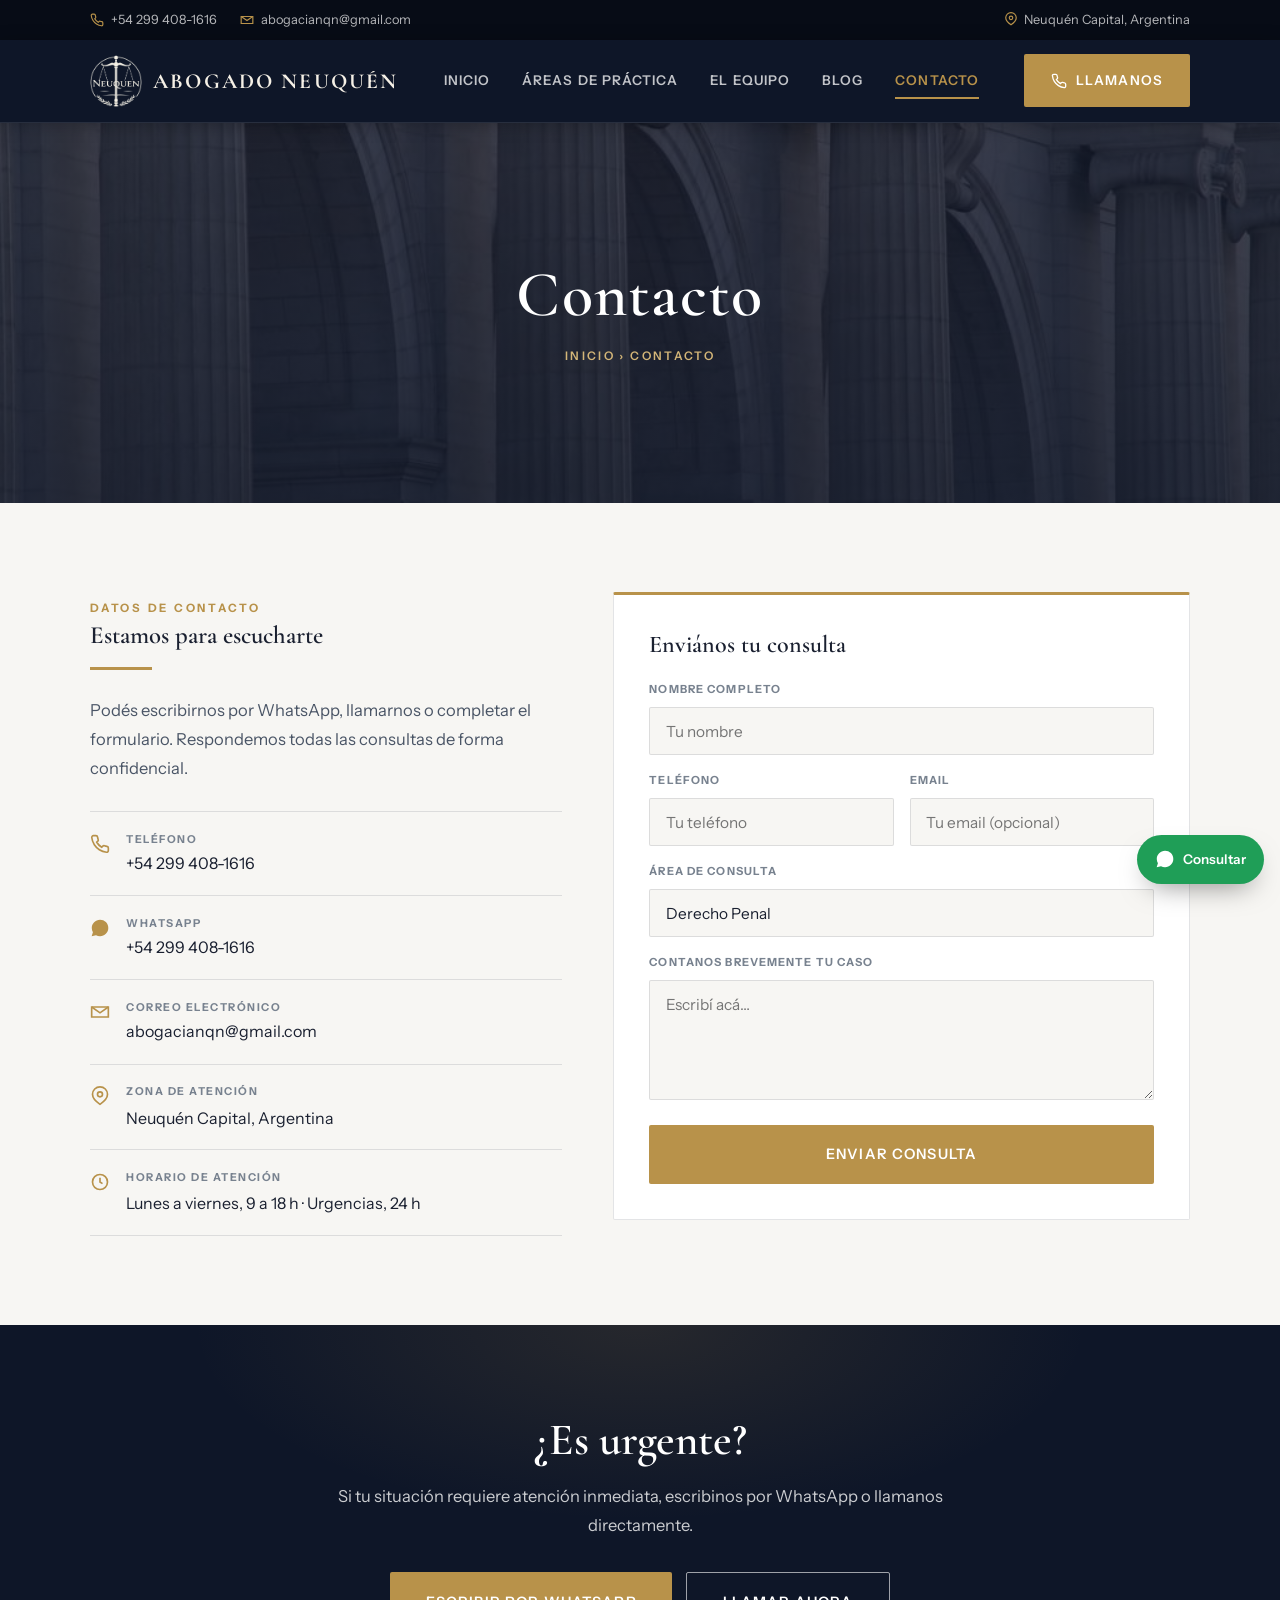
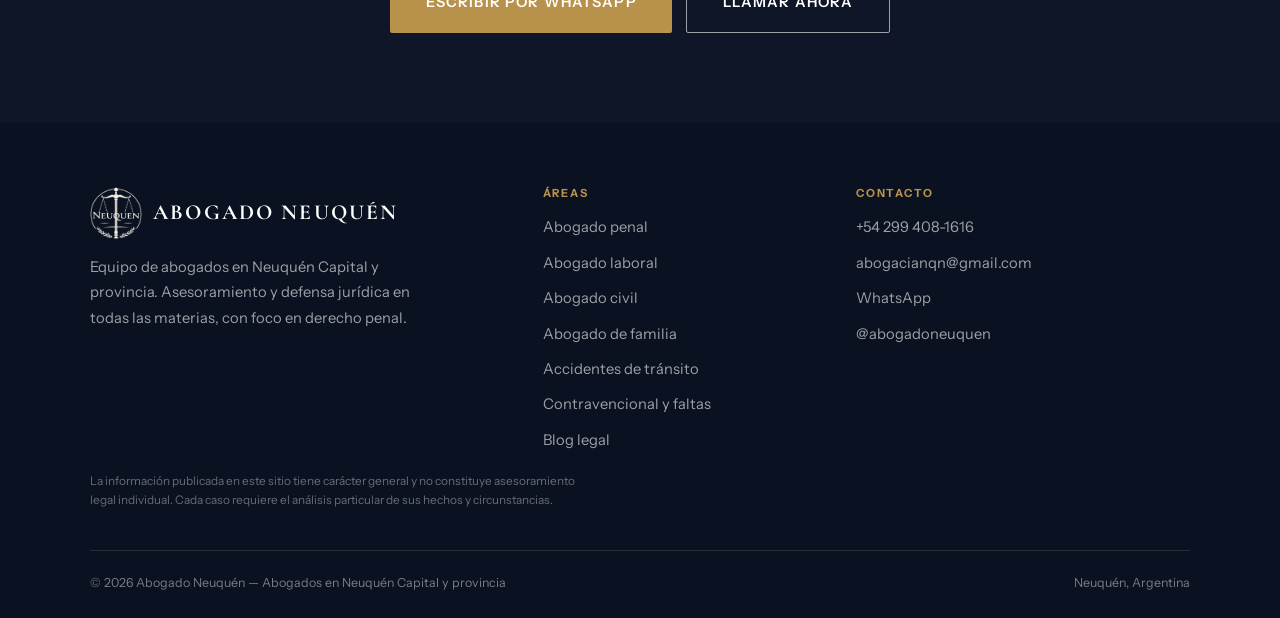
<file: contacto.html>
<!DOCTYPE html>
<html lang="es-AR">
<head>
<meta charset="UTF-8">
<meta name="viewport" content="width=device-width, initial-scale=1, viewport-fit=cover">
<title>Contacto | Abogado Neuquén</title>
<meta name="description" content="Contactá al equipo de Abogado Neuquén. Teléfono, WhatsApp, email y formulario de consulta. Atención en Neuquén Capital y provincia.">
<meta name="robots" content="index, follow">
<meta name="theme-color" content="#0E1628">
<link rel="canonical" href="https://neuquenabogados.com/contacto">
<meta property="og:type" content="website">
<meta property="og:title" content="Contacto | Abogado Neuquén">
<meta property="og:description" content="Teléfono, WhatsApp, email y formulario de consulta.">
<meta property="og:locale" content="es_AR">
<meta property="og:url" content="https://neuquenabogados.com/contacto">
<meta property="og:site_name" content="Abogado Neuquén">
<meta property="og:image" content="https://neuquenabogados.com/assets/img/logo.png">
<meta name="twitter:card" content="summary_large_image">
<meta name="twitter:title" content="Contacto | Abogados en Neuquén">
<meta name="twitter:description" content="Teléfono, WhatsApp, email y formulario de consulta. Atención en Neuquén.">
<meta name="twitter:image" content="https://neuquenabogados.com/assets/img/logo.png">
<meta name="geo.region" content="AR-Q">
<meta name="geo.placename" content="Neuquén">
<link rel="icon" href="assets/img/favicon.png" type="image/png">
<link rel="apple-touch-icon" href="assets/img/logo.png">
<link rel="preconnect" href="https://fonts.googleapis.com">
<link rel="preconnect" href="https://fonts.gstatic.com" crossorigin>
<link rel="stylesheet" href="https://fonts.googleapis.com/css2?family=Cormorant+Garamond:wght@500;600;700&family=Instrument+Sans:wght@400;500;600;700&display=swap">
<link rel="stylesheet" href="styles.css?v=20260724t20">
</head>
<body>
<a class="skip-link" href="#main">Saltar al contenido</a>

<div class="topbar">
  <div class="container topbar-inner">
    <div class="topbar-group">
      <a data-phone-link href="tel:"><svg viewBox="0 0 24 24" fill="none" stroke="currentColor" stroke-width="2"><path d="M22 16.92v3a2 2 0 0 1-2.18 2 19.79 19.79 0 0 1-8.63-3.07 19.5 19.5 0 0 1-6-6 19.79 19.79 0 0 1-3.07-8.67A2 2 0 0 1 4.11 2h3a2 2 0 0 1 2 1.72c.13.96.36 1.9.7 2.81a2 2 0 0 1-.45 2.11L8.09 9.91a16 16 0 0 0 6 6l1.27-1.27a2 2 0 0 1 2.11-.45c.91.34 1.85.57 2.81.7A2 2 0 0 1 22 16.92z"/></svg><span data-phone-display>—</span></a>
      <a data-email-link href="mailto:"><svg viewBox="0 0 24 24" fill="none" stroke="currentColor" stroke-width="2"><path d="M22 6l-10 7L2 6"/><path d="M2 6h20v12H2z"/></svg><span data-email-display>—</span></a>
    </div>
    <div class="topbar-group">
      <span><svg viewBox="0 0 24 24" fill="none" stroke="currentColor" stroke-width="2" style="display:inline-block;vertical-align:-2px;margin-right:.35rem"><path d="M21 10c0 6-9 12-9 12s-9-6-9-12a9 9 0 0 1 18 0z"/><circle cx="12" cy="10" r="3"/></svg><span data-location-display>—</span></span>
    </div>
  </div>
</div>

<header class="site-header">
  <div class="container header-inner">
    <a class="logo" href="/">
      <img src="assets/img/logo.png" alt="Abogado Neuquén" width="52" height="52">
      <span class="logo-text"><span class="logo-name">Abogado Neuquén</span></span>
    </a>
    <nav class="main-nav" aria-label="Principal">
      <a href="/">Inicio</a>
      <a href="/areas-de-practica">Áreas de práctica</a>
      <a href="/equipo">El equipo</a>
      <a href="/blog">Blog</a>
      <a href="/contacto">Contacto</a>
    </nav>
    <div class="header-actions">
      <a class="btn btn-gold btn-call" data-phone-link href="tel:">
        <svg viewBox="0 0 24 24" fill="none" stroke="currentColor" stroke-width="2"><path d="M22 16.92v3a2 2 0 0 1-2.18 2 19.79 19.79 0 0 1-8.63-3.07 19.5 19.5 0 0 1-6-6 19.79 19.79 0 0 1-3.07-8.67A2 2 0 0 1 4.11 2h3a2 2 0 0 1 2 1.72c.13.96.36 1.9.7 2.81a2 2 0 0 1-.45 2.11L8.09 9.91a16 16 0 0 0 6 6l1.27-1.27a2 2 0 0 1 2.11-.45c.91.34 1.85.57 2.81.7A2 2 0 0 1 22 16.92z"/></svg>
        Llamanos
      </a>
      <button class="burger" data-burger aria-expanded="false" aria-controls="mobile-menu" aria-label="Abrir menú"><span></span></button>
    </div>
  </div>
</header>
<div class="mobile-menu" id="mobile-menu" data-mobile-menu data-open="false">
  <a href="/">Inicio</a>
  <a href="/areas-de-practica">Áreas de práctica</a>
  <a href="/equipo">El equipo</a>
  <a href="/blog">Blog</a>
  <a href="/contacto">Contacto</a>
  <a class="btn btn-gold" data-phone-link href="tel:">Llamanos</a>
</div>

<main id="main">

  <section class="page-banner">
    <img src="assets/img/banner-2.jpg" alt="" loading="eager">
    <div class="banner-inner">
      <h1>Contacto</h1>
      <p class="crumb">Inicio › Contacto</p>
    </div>
  </section>

  <section class="section">
    <div class="container contact-grid">
      <div data-reveal>
        <span class="eyebrow">Datos de contacto</span>
        <h2>Estamos para escucharte</h2>
        <div class="rule" style="margin-bottom:1.6rem"></div>
        <p>Podés escribirnos por WhatsApp, llamarnos o completar el formulario. Respondemos todas las consultas de forma confidencial.</p>
        <ul class="info-list" style="margin-top:1.8rem">
          <li>
            <svg viewBox="0 0 24 24" fill="none" stroke="currentColor" stroke-width="2"><path d="M22 16.92v3a2 2 0 0 1-2.18 2 19.79 19.79 0 0 1-8.63-3.07 19.5 19.5 0 0 1-6-6 19.79 19.79 0 0 1-3.07-8.67A2 2 0 0 1 4.11 2h3a2 2 0 0 1 2 1.72c.13.96.36 1.9.7 2.81a2 2 0 0 1-.45 2.11L8.09 9.91a16 16 0 0 0 6 6l1.27-1.27a2 2 0 0 1 2.11-.45c.91.34 1.85.57 2.81.7A2 2 0 0 1 22 16.92z"/></svg>
            <div><div class="k">Teléfono</div><a class="v" data-phone-link href="tel:" data-phone-display>—</a></div>
          </li>
          <li>
            <svg viewBox="0 0 24 24" fill="currentColor"><path d="M12.04 2C6.58 2 2.13 6.45 2.13 11.91c0 1.85.5 3.58 1.37 5.07L2 22l5.2-1.37a9.9 9.9 0 0 0 4.84 1.23h.01c5.46 0 9.91-4.45 9.91-9.91 0-2.65-1.03-5.14-2.9-7.01A9.82 9.82 0 0 0 12.04 2z"/></svg>
            <div><div class="k">WhatsApp</div><a class="v" data-wa-link href="https://wa.me/" data-wa-display>—</a></div>
          </li>
          <li>
            <svg viewBox="0 0 24 24" fill="none" stroke="currentColor" stroke-width="2"><path d="M22 6l-10 7L2 6"/><path d="M2 6h20v12H2z"/></svg>
            <div><div class="k">Correo electrónico</div><a class="v" data-email-link href="mailto:" data-email-display>—</a></div>
          </li>
          <li>
            <svg viewBox="0 0 24 24" fill="none" stroke="currentColor" stroke-width="2"><path d="M21 10c0 6-9 12-9 12s-9-6-9-12a9 9 0 0 1 18 0z"/><circle cx="12" cy="10" r="3"/></svg>
            <div><div class="k">Zona de atención</div><div class="v" data-location-display>—</div></div>
          </li>
          <li>
            <svg viewBox="0 0 24 24" fill="none" stroke="currentColor" stroke-width="2"><circle cx="12" cy="12" r="9"/><path d="M12 7v5l3 2"/></svg>
            <div><div class="k">Horario de atención</div><div class="v">Lunes a viernes, 9 a 18 h · Urgencias, 24 h</div></div>
          </li>
        </ul>
      </div>

      <div data-reveal>
        <div class="form-box">
          <h3 style="font-size:1.5rem;margin-bottom:1.4rem">Enviános tu consulta</h3>
          <form class="cta-form" data-contact-form novalidate>
            <div class="field">
              <label for="f-nombre">Nombre completo</label>
              <input type="text" id="f-nombre" name="nombre" required autocomplete="name" placeholder="Tu nombre">
            </div>
            <div class="form-row">
              <div class="field">
                <label for="f-tel">Teléfono</label>
                <input type="tel" id="f-tel" name="telefono" required autocomplete="tel" placeholder="Tu teléfono">
              </div>
              <div class="field">
                <label for="f-email">Email</label>
                <input type="email" id="f-email" name="email" autocomplete="email" placeholder="Tu email (opcional)">
              </div>
            </div>
            <div class="field">
              <label for="f-area">Área de consulta</label>
              <select id="f-area" name="area">
                <option>Derecho Penal</option>
                <option>Derecho Civil</option>
                <option>Derecho Laboral</option>
                <option>Derecho de Familia</option>
                <option>Contravencional y Faltas</option>
                <option>Asesoramiento legal integral</option>
                <option>Otra consulta</option>
              </select>
            </div>
            <div class="field">
              <label for="f-msg">Contanos brevemente tu caso</label>
              <textarea id="f-msg" name="mensaje" required placeholder="Escribí acá…"></textarea>
            </div>
            <button type="submit" class="btn btn-gold btn-lg" style="width:100%">Enviar consulta</button>
          </form>
          <div class="cta-success" data-contact-success aria-hidden="true" role="status">
            <h3>Recibimos tu consulta</h3>
            <p data-contact-success-msg></p>
          </div>
        </div>
      </div>
    </div>
  </section>

  <section class="section cta-band">
    <div class="container">
      <h2>¿Es urgente?</h2>
      <p>Si tu situación requiere atención inmediata, escribinos por WhatsApp o llamanos directamente.</p>
      <div class="actions">
        <a class="btn btn-gold btn-lg" data-wa-link href="https://wa.me/">Escribir por WhatsApp</a>
        <a class="btn btn-light btn-lg" data-phone-link href="tel:">Llamar ahora</a>
      </div>
    </div>
  </section>

</main>

<footer class="site-footer">
  <div class="container">
    <div class="footer-grid">
      <div>
        <a class="logo" href="/">
          <img src="assets/img/logo.png" alt="Abogado Neuquén" width="48" height="48">
          <span class="logo-text"><span class="logo-name">Abogado Neuquén</span></span>
        </a>
        <p class="footer-tagline">Equipo de abogados en Neuquén Capital y provincia. Asesoramiento y defensa jurídica en todas las materias, con foco en derecho penal.</p>
      </div>
      <div>
        <h4>Áreas</h4>
        <ul>
          <li><a href="/abogado-penal-neuquen">Abogado penal</a></li>
          <li><a href="/abogado-laboral-neuquen">Abogado laboral</a></li>
          <li><a href="/abogado-civil-neuquen">Abogado civil</a></li>
          <li><a href="/abogado-familia-neuquen">Abogado de familia</a></li>
          <li><a href="/abogado-transito-neuquen">Accidentes de tránsito</a></li>
          <li><a href="/abogado-contravencional-neuquen">Contravencional y faltas</a></li>
          <li><a href="/blog">Blog legal</a></li>
        </ul>
      </div>
      <div>
        <h4>Contacto</h4>
        <ul>
          <li><a data-phone-link href="tel:" data-phone-display>—</a></li>
          <li><a data-email-link href="mailto:" data-email-display>—</a></li>
          <li><a data-wa-link href="https://wa.me/">WhatsApp</a></li>
          <li><a href="https://www.instagram.com/abogadoneuquen/" target="_blank" rel="noopener">@abogadoneuquen</a></li>
        </ul>
      </div>
    </div>
    <p class="footer-legal">La información publicada en este sitio tiene carácter general y no constituye asesoramiento legal individual. Cada caso requiere el análisis particular de sus hechos y circunstancias.</p>
    <div class="footer-bottom">
      <span>© <span data-year></span> Abogado Neuquén — Abogados en Neuquén Capital y provincia</span>
      <span>Neuquén, Argentina</span>
    </div>
  </div>
</footer>

<a class="wa-float" data-wa-link href="https://wa.me/" aria-label="Escribir por WhatsApp">
  <svg viewBox="0 0 24 24" fill="currentColor"><path d="M12.04 2C6.58 2 2.13 6.45 2.13 11.91c0 1.85.5 3.58 1.37 5.07L2 22l5.2-1.37a9.9 9.9 0 0 0 4.84 1.23h.01c5.46 0 9.91-4.45 9.91-9.91 0-2.65-1.03-5.14-2.9-7.01A9.82 9.82 0 0 0 12.04 2z"/></svg>
  <span class="txt">Consultar</span>
</a>

<script defer src="lib/manifest.js?v=20260724t20"></script>
<script defer src="main.js?v=20260724t20"></script>
</body>
</html>
</file>
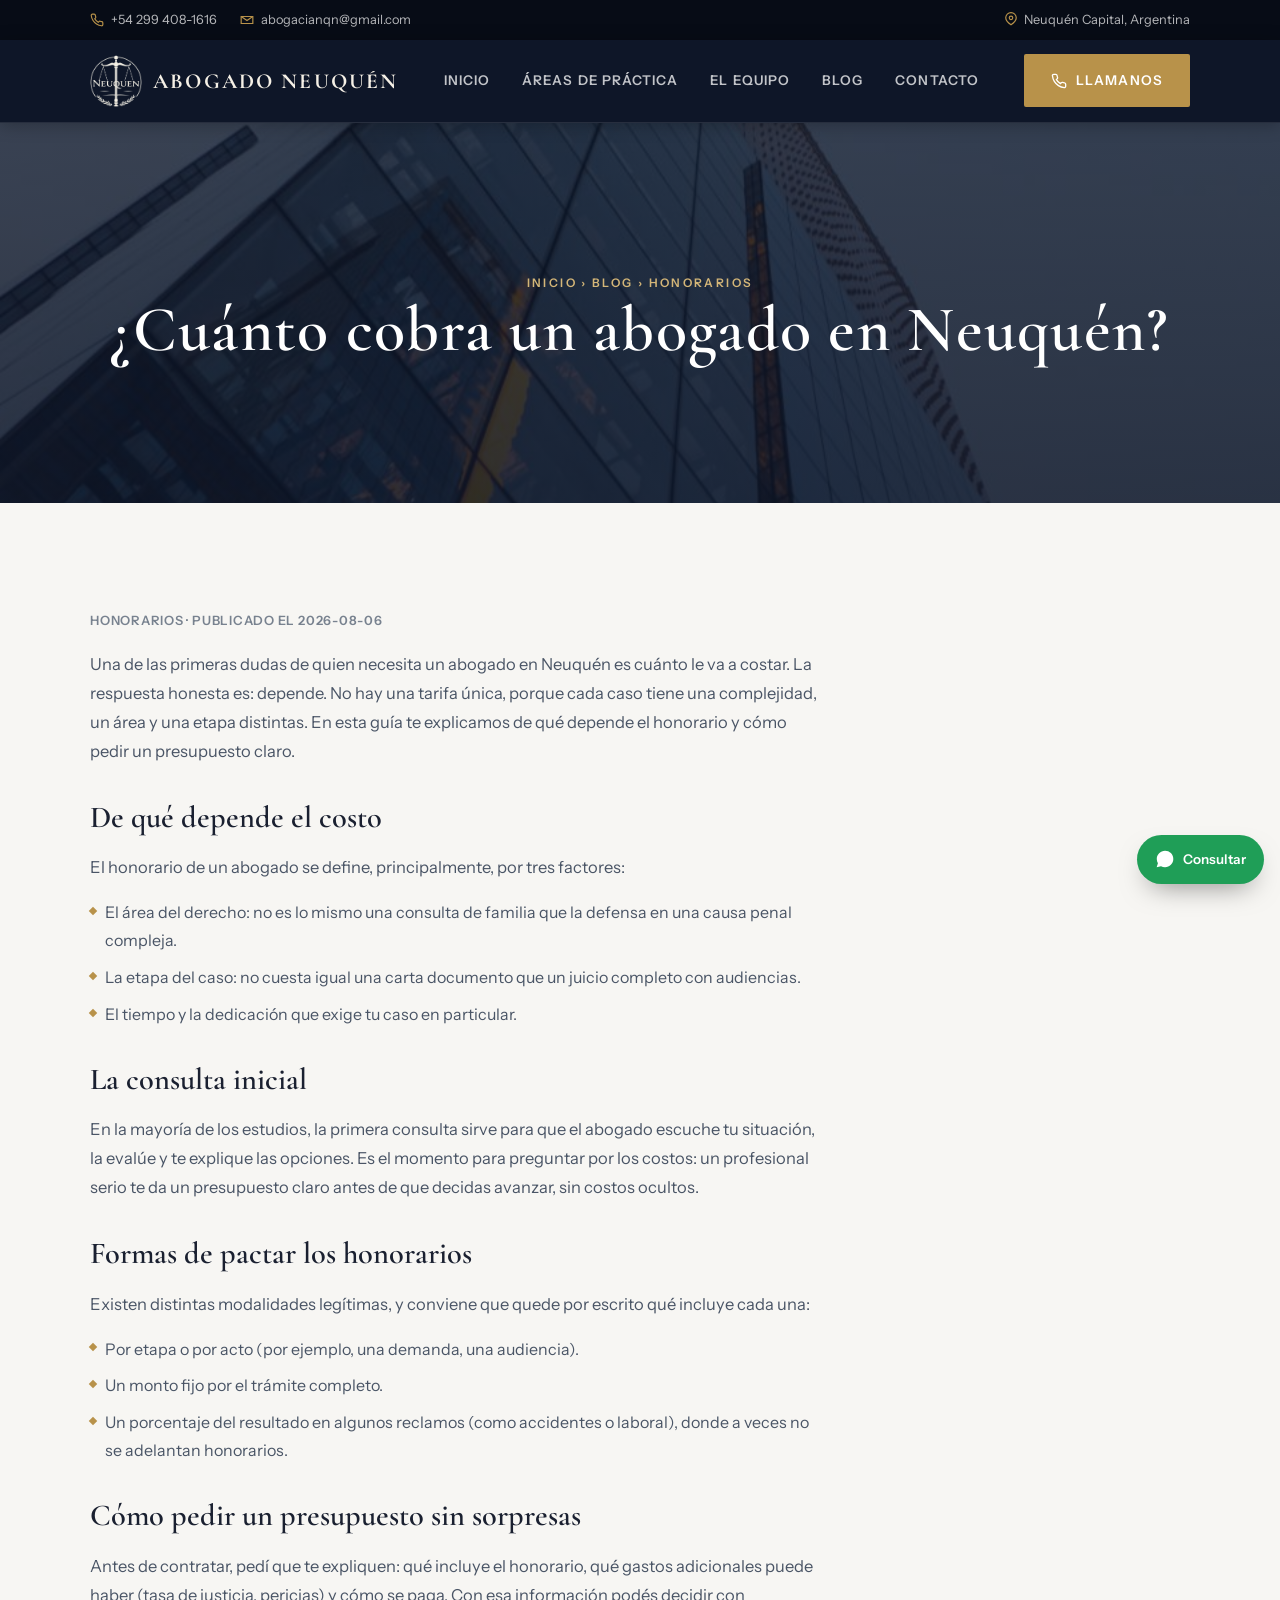
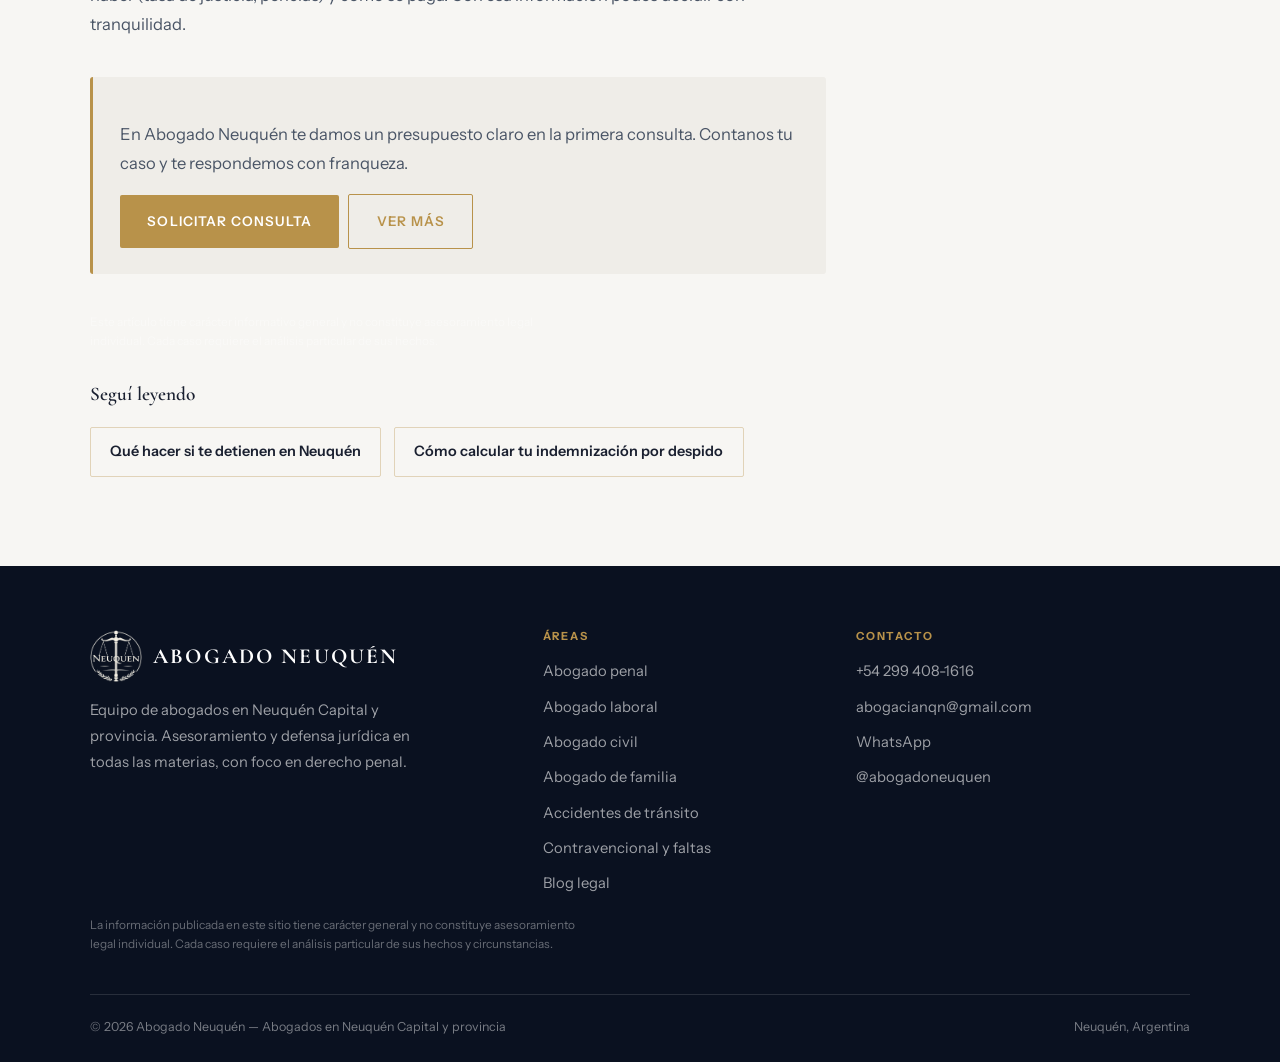
<file: cuanto-cobra-abogado-neuquen.html>
<!DOCTYPE html>
<html lang="es-AR">
<head>
<meta charset="UTF-8">
<meta name="viewport" content="width=device-width, initial-scale=1, viewport-fit=cover">
<title>¿Cuánto cobra un abogado en Neuquén? Guía de honorarios 2026 — Abogado Neuquén</title>
<meta name="description" content="Guía clara de honorarios de abogados en Neuquén: de qué depende el costo, cómo se pactan y cómo pedir un presupuesto sin sorpresas.">
<meta name="robots" content="index, follow">
<meta name="theme-color" content="#0E1628">
<link rel="canonical" href="https://neuquenabogados.com/cuanto-cobra-abogado-neuquen">
<meta property="og:type" content="article">
<meta property="og:url" content="https://neuquenabogados.com/cuanto-cobra-abogado-neuquen">
<meta property="og:title" content="¿Cuánto cobra un abogado en Neuquén? Guía de honorarios 2026">
<meta property="og:description" content="Guía clara de honorarios de abogados en Neuquén: de qué depende el costo, cómo se pactan y cómo pedir un presupuesto sin sorpresas.">
<meta property="og:image" content="https://neuquenabogados.com/assets/img/logo.png">
<meta property="og:site_name" content="Abogado Neuquén">
<meta property="og:locale" content="es_AR">
<meta name="twitter:card" content="summary_large_image">
<meta name="twitter:title" content="¿Cuánto cobra un abogado en Neuquén? Guía de honorarios 2026">
<meta name="twitter:description" content="Guía clara de honorarios de abogados en Neuquén: de qué depende el costo, cómo se pactan y cómo pedir un presupuesto sin sorpresas.">
<meta name="twitter:image" content="https://neuquenabogados.com/assets/img/logo.png">
<meta name="geo.region" content="AR-Q">
<meta name="geo.placename" content="Neuquén">
<link rel="icon" href="assets/img/favicon.png" type="image/png">
<link rel="apple-touch-icon" href="assets/img/logo.png">
<link rel="preconnect" href="https://fonts.googleapis.com">
<link rel="preconnect" href="https://fonts.gstatic.com" crossorigin>
<link rel="stylesheet" href="https://fonts.googleapis.com/css2?family=Cormorant+Garamond:wght@500;600;700&family=Instrument+Sans:wght@400;500;600;700&display=swap">
<link rel="stylesheet" href="styles.css?v=20260724t20">
<script type="application/ld+json">{"@context":"https://schema.org","@type":"Article","headline":"¿Cuánto cobra un abogado en Neuquén?","description":"Guía clara de honorarios de abogados en Neuquén: de qué depende el costo, cómo se pactan y cómo pedir un presupuesto sin sorpresas.","datePublished":"2026-08-06","dateModified":"2026-08-06","image":"https://neuquenabogados.com/assets/img/logo.png","author":{"@type":"Organization","name":"Abogado Neuquén"},"publisher":{"@type":"Organization","name":"Abogado Neuquén","logo":{"@type":"ImageObject","url":"https://neuquenabogados.com/assets/img/logo.png"}},"mainEntityOfPage":"https://neuquenabogados.com/cuanto-cobra-abogado-neuquen"}</script>
<script type="application/ld+json">{"@context":"https://schema.org","@type":"BreadcrumbList","itemListElement":[{"@type":"ListItem","position":1,"name":"Inicio","item":"https://neuquenabogados.com/"},{"@type":"ListItem","position":2,"name":"Blog","item":"https://neuquenabogados.com/blog"},{"@type":"ListItem","position":3,"name":"¿Cuánto cobra un abogado en Neuquén?","item":"https://neuquenabogados.com/cuanto-cobra-abogado-neuquen"}]}</script>
</head>
<body>
<a class="skip-link" href="#main">Saltar al contenido</a>
<div class="topbar">
  <div class="container topbar-inner">
    <div class="topbar-group">
      <a data-phone-link href="tel:"><svg viewBox="0 0 24 24" fill="none" stroke="currentColor" stroke-width="2"><path d="M22 16.92v3a2 2 0 0 1-2.18 2 19.79 19.79 0 0 1-8.63-3.07 19.5 19.5 0 0 1-6-6 19.79 19.79 0 0 1-3.07-8.67A2 2 0 0 1 4.11 2h3a2 2 0 0 1 2 1.72c.13.96.36 1.9.7 2.81a2 2 0 0 1-.45 2.11L8.09 9.91a16 16 0 0 0 6 6l1.27-1.27a2 2 0 0 1 2.11-.45c.91.34 1.85.57 2.81.7A2 2 0 0 1 22 16.92z"/></svg><span data-phone-display>—</span></a>
      <a data-email-link href="mailto:"><svg viewBox="0 0 24 24" fill="none" stroke="currentColor" stroke-width="2"><path d="M22 6l-10 7L2 6"/><path d="M2 6h20v12H2z"/></svg><span data-email-display>—</span></a>
    </div>
    <div class="topbar-group">
      <span><svg viewBox="0 0 24 24" fill="none" stroke="currentColor" stroke-width="2" style="display:inline-block;vertical-align:-2px;margin-right:.35rem"><path d="M21 10c0 6-9 12-9 12s-9-6-9-12a9 9 0 0 1 18 0z"/><circle cx="12" cy="10" r="3"/></svg><span data-location-display>—</span></span>
    </div>
  </div>
</div>
<header class="site-header">
  <div class="container header-inner">
    <a class="logo" href="/">
      <img src="assets/img/logo.png" alt="Abogado Neuquén" width="52" height="52">
      <span class="logo-text"><span class="logo-name">Abogado Neuquén</span></span>
    </a>
    <nav class="main-nav" aria-label="Principal">
      <a href="/">Inicio</a>
      <a href="/areas-de-practica">Áreas de práctica</a>
      <a href="/equipo">El equipo</a>
      <a href="/blog">Blog</a>
      <a href="/contacto">Contacto</a>
    </nav>
    <div class="header-actions">
      <a class="btn btn-gold btn-call" data-phone-link href="tel:">
        <svg viewBox="0 0 24 24" fill="none" stroke="currentColor" stroke-width="2"><path d="M22 16.92v3a2 2 0 0 1-2.18 2 19.79 19.79 0 0 1-8.63-3.07 19.5 19.5 0 0 1-6-6 19.79 19.79 0 0 1-3.07-8.67A2 2 0 0 1 4.11 2h3a2 2 0 0 1 2 1.72c.13.96.36 1.9.7 2.81a2 2 0 0 1-.45 2.11L8.09 9.91a16 16 0 0 0 6 6l1.27-1.27a2 2 0 0 1 2.11-.45c.91.34 1.85.57 2.81.7A2 2 0 0 1 22 16.92z"/></svg>
        Llamanos
      </a>
      <button class="burger" data-burger aria-expanded="false" aria-controls="mobile-menu" aria-label="Abrir menú"><span></span></button>
    </div>
  </div>
</header>
<div class="mobile-menu" id="mobile-menu" data-mobile-menu data-open="false">
  <a href="/">Inicio</a>
  <a href="/areas-de-practica">Áreas de práctica</a>
  <a href="/equipo">El equipo</a>
  <a href="/blog">Blog</a>
  <a href="/contacto">Contacto</a>
  <a class="btn btn-gold" data-phone-link href="tel:">Llamanos</a>
</div>
<main id="main">
  <section class="page-banner">
    <img src="assets/img/banner-1.jpg" alt="" loading="eager">
    <div class="banner-inner"><p class="crumb">Inicio › Blog › Honorarios</p><h1>¿Cuánto cobra un abogado en Neuquén?</h1></div>
  </section>
  <section class="section">
    <div class="container">
      <article class="article-body" data-reveal>
        <p class="article-meta">Honorarios · Publicado el 2026-08-06</p>
        <p>Una de las primeras dudas de quien necesita un abogado en Neuquén es cuánto le va a costar. La respuesta honesta es: depende. No hay una tarifa única, porque cada caso tiene una complejidad, un área y una etapa distintas. En esta guía te explicamos de qué depende el honorario y cómo pedir un presupuesto claro.</p>
        <h2>De qué depende el costo</h2>
        <p>El honorario de un abogado se define, principalmente, por tres factores:</p>
        <ul><li>El área del derecho: no es lo mismo una consulta de familia que la defensa en una causa penal compleja.</li><li>La etapa del caso: no cuesta igual una carta documento que un juicio completo con audiencias.</li><li>El tiempo y la dedicación que exige tu caso en particular.</li></ul>
        <h2>La consulta inicial</h2>
        <p>En la mayoría de los estudios, la primera consulta sirve para que el abogado escuche tu situación, la evalúe y te explique las opciones. Es el momento para preguntar por los costos: un profesional serio te da un presupuesto claro antes de que decidas avanzar, sin costos ocultos.</p>
        <h2>Formas de pactar los honorarios</h2>
        <p>Existen distintas modalidades legítimas, y conviene que quede por escrito qué incluye cada una:</p>
        <ul><li>Por etapa o por acto (por ejemplo, una demanda, una audiencia).</li><li>Un monto fijo por el trámite completo.</li><li>Un porcentaje del resultado en algunos reclamos (como accidentes o laboral), donde a veces no se adelantan honorarios.</li></ul>
        <h2>Cómo pedir un presupuesto sin sorpresas</h2>
        <p>Antes de contratar, pedí que te expliquen: qué incluye el honorario, qué gastos adicionales puede haber (tasa de justicia, pericias) y cómo se paga. Con esa información podés decidir con tranquilidad.</p>
        <div class="article-cta"><p>En Abogado Neuquén te damos un presupuesto claro en la primera consulta. Contanos tu caso y te respondemos con franqueza.</p><div style="margin-top:1rem"><a class="btn btn-gold" href="/contacto">Solicitar consulta</a> <a class="btn btn-outline" href="/abogado-penal-neuquen" style="margin-left:.4rem">Ver más</a></div></div>
        <p class="footer-legal" style="margin-top:2.4rem">Este artículo tiene carácter informativo general y no constituye asesoramiento legal individual. Cada caso requiere el análisis particular de sus hechos.</p>
      </article>
      <div style="max-width:46rem;margin-top:2rem" data-reveal>
        <h3>Seguí leyendo</h3>
        <div class="related-areas">
          <a href="/que-hacer-si-te-detienen-neuquen">Qué hacer si te detienen en Neuquén</a>
          <a href="/calcular-indemnizacion-despido-neuquen">Cómo calcular tu indemnización por despido</a>
        </div>
      </div>
    </div>
  </section>
</main>
<footer class="site-footer">
  <div class="container">
    <div class="footer-grid">
      <div>
        <a class="logo" href="/">
          <img src="assets/img/logo.png" alt="Abogado Neuquén" width="48" height="48">
          <span class="logo-text"><span class="logo-name">Abogado Neuquén</span></span>
        </a>
        <p class="footer-tagline">Equipo de abogados en Neuquén Capital y provincia. Asesoramiento y defensa jurídica en todas las materias, con foco en derecho penal.</p>
      </div>
      <div>
        <h4>Áreas</h4>
        <ul>
          <li><a href="/abogado-penal-neuquen">Abogado penal</a></li>
          <li><a href="/abogado-laboral-neuquen">Abogado laboral</a></li>
          <li><a href="/abogado-civil-neuquen">Abogado civil</a></li>
          <li><a href="/abogado-familia-neuquen">Abogado de familia</a></li>
          <li><a href="/abogado-transito-neuquen">Accidentes de tránsito</a></li>
          <li><a href="/abogado-contravencional-neuquen">Contravencional y faltas</a></li>
          <li><a href="/blog">Blog legal</a></li>
        </ul>
      </div>
      <div>
        <h4>Contacto</h4>
        <ul>
          <li><a data-phone-link href="tel:" data-phone-display>—</a></li>
          <li><a data-email-link href="mailto:" data-email-display>—</a></li>
          <li><a data-wa-link href="https://wa.me/">WhatsApp</a></li>
          <li><a href="https://www.instagram.com/abogadoneuquen/" target="_blank" rel="noopener">@abogadoneuquen</a></li>
        </ul>
      </div>
    </div>
    <p class="footer-legal">La información publicada en este sitio tiene carácter general y no constituye asesoramiento legal individual. Cada caso requiere el análisis particular de sus hechos y circunstancias.</p>
    <div class="footer-bottom">
      <span>© <span data-year></span> Abogado Neuquén — Abogados en Neuquén Capital y provincia</span>
      <span>Neuquén, Argentina</span>
    </div>
  </div>
</footer>

<a class="wa-float" data-wa-link href="https://wa.me/" aria-label="Escribir por WhatsApp">
  <svg viewBox="0 0 24 24" fill="currentColor"><path d="M12.04 2C6.58 2 2.13 6.45 2.13 11.91c0 1.85.5 3.58 1.37 5.07L2 22l5.2-1.37a9.9 9.9 0 0 0 4.84 1.23h.01c5.46 0 9.91-4.45 9.91-9.91 0-2.65-1.03-5.14-2.9-7.01A9.82 9.82 0 0 0 12.04 2z"/></svg>
  <span class="txt">Consultar</span>
</a>

<script defer src="lib/manifest.js?v=20260724t20"></script>
<script defer src="main.js?v=20260724t20"></script>
</body>
</html>
</file>
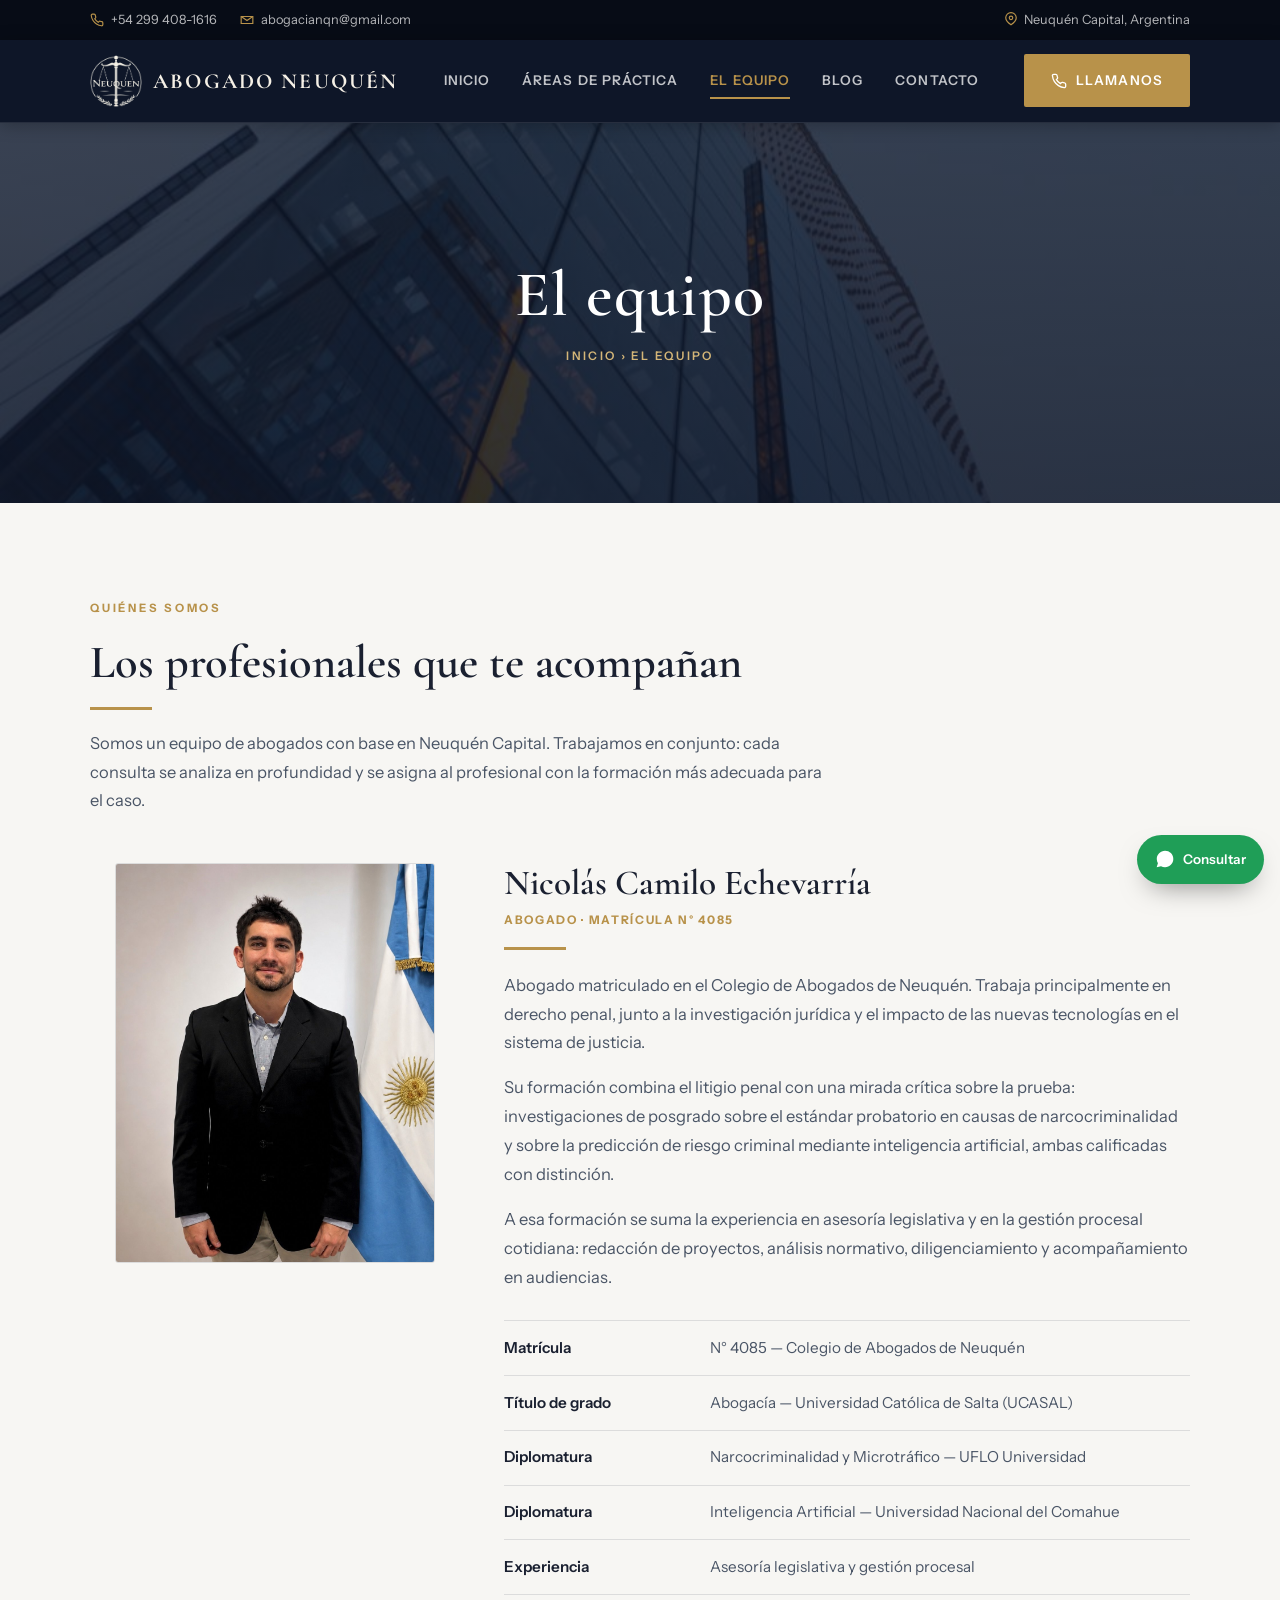
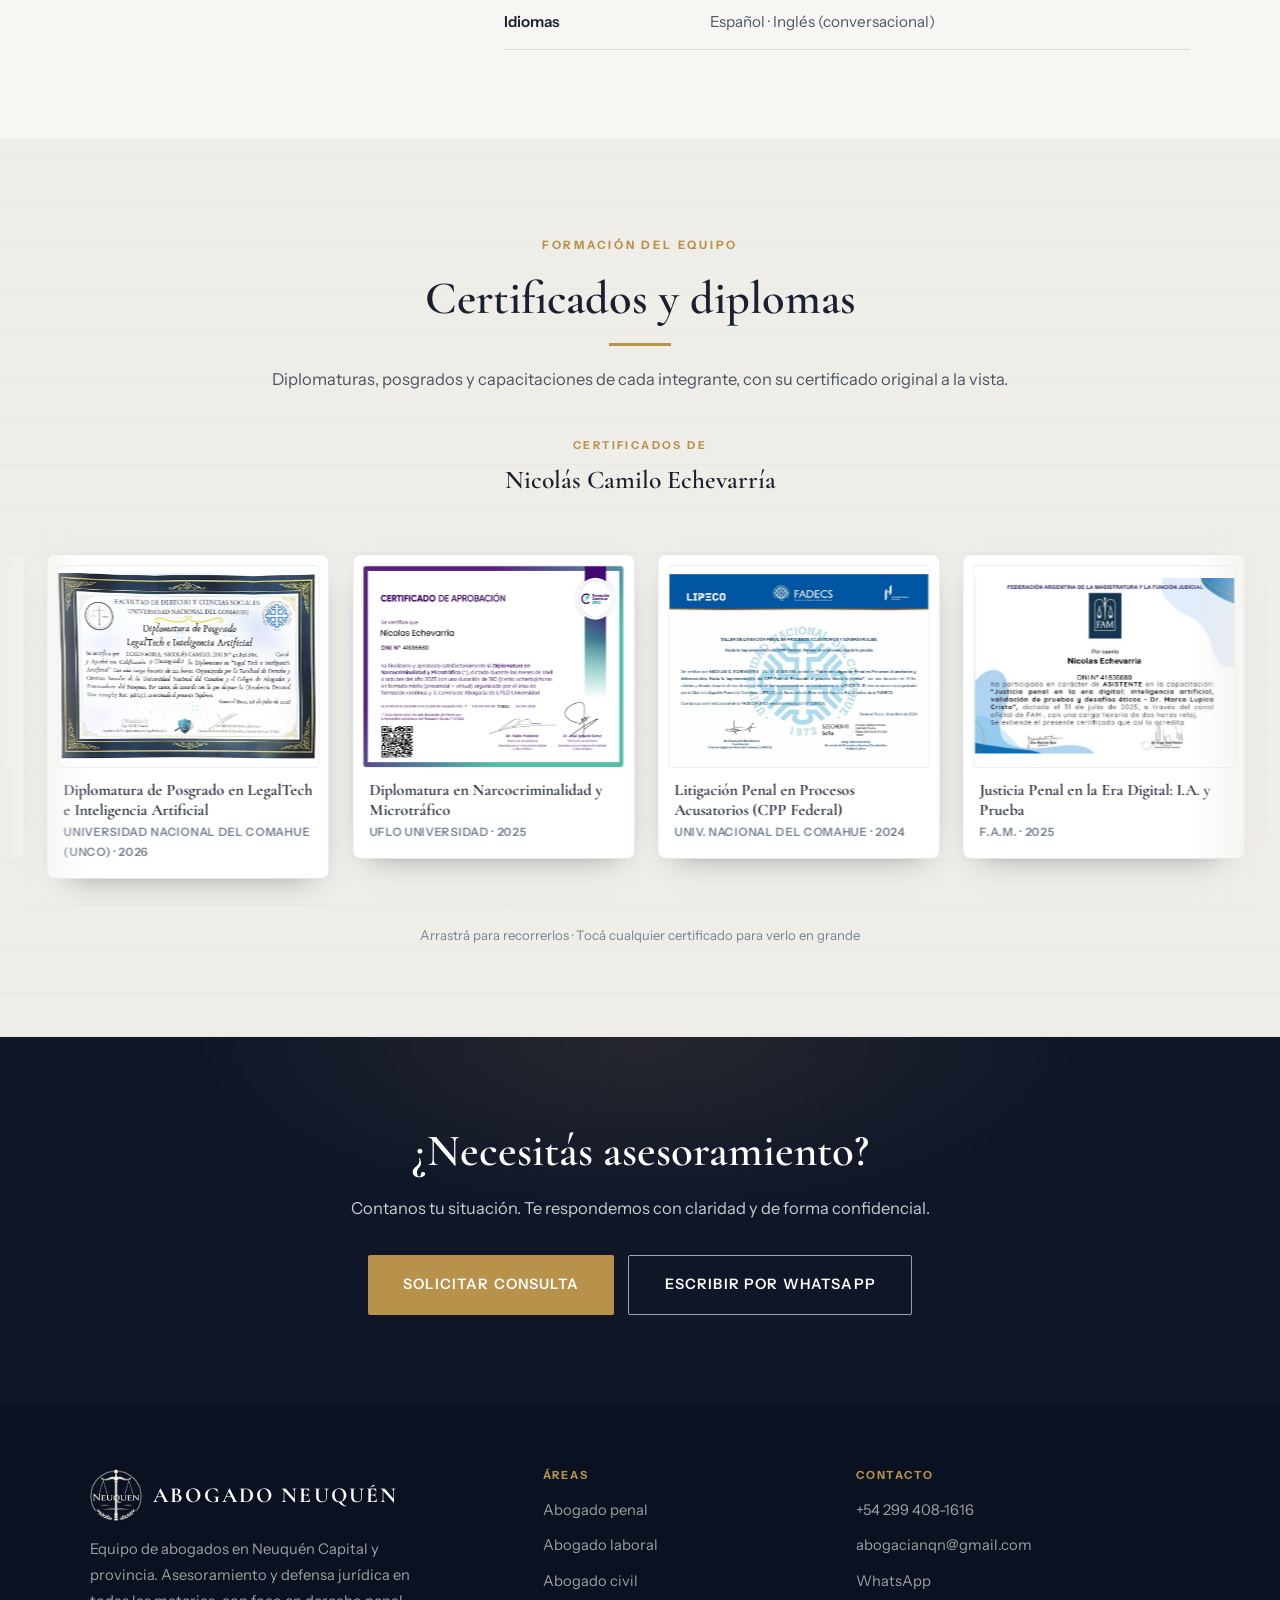
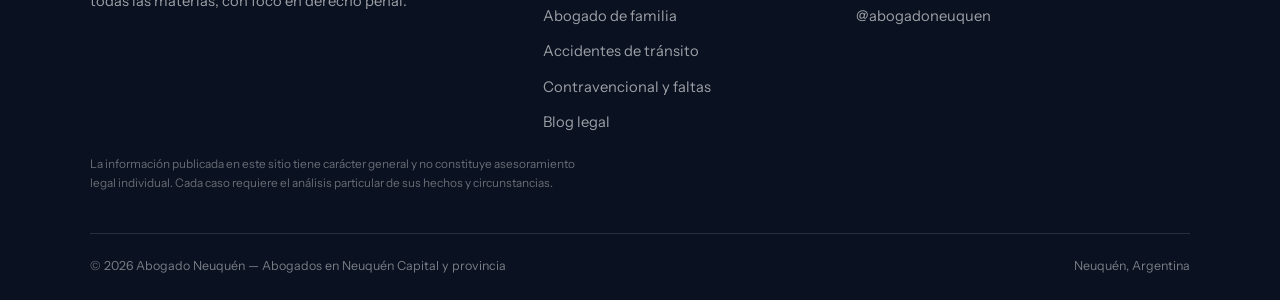
<file: equipo.html>
<!DOCTYPE html>
<html lang="es-AR">
<head>
<meta charset="UTF-8">
<meta name="viewport" content="width=device-width, initial-scale=1, viewport-fit=cover">
<title>El equipo | Abogado Neuquén</title>
<meta name="description" content="Conocé al equipo de Abogado Neuquén: formación, matrículas y certificados de los profesionales que te acompañan en Neuquén Capital y provincia.">
<meta name="robots" content="index, follow">
<meta name="theme-color" content="#0E1628">
<link rel="canonical" href="https://neuquenabogados.com/equipo">
<meta property="og:type" content="website">
<meta property="og:title" content="El equipo | Abogado Neuquén">
<meta property="og:description" content="Los profesionales de Abogado Neuquén: formación, matrículas y certificados.">
<meta property="og:image" content="https://neuquenabogados.com/assets/img/logo.png">
<meta property="og:locale" content="es_AR">
<meta property="og:url" content="https://neuquenabogados.com/equipo">
<meta property="og:site_name" content="Abogado Neuquén">
<meta name="twitter:card" content="summary_large_image">
<meta name="twitter:title" content="El equipo | Abogados en Neuquén">
<meta name="twitter:description" content="Los profesionales de Abogado Neuquén: formación, matrículas y certificados.">
<meta name="twitter:image" content="https://neuquenabogados.com/assets/img/logo.png">
<meta name="geo.region" content="AR-Q">
<meta name="geo.placename" content="Neuquén">
<link rel="icon" href="assets/img/favicon.png" type="image/png">
<link rel="apple-touch-icon" href="assets/img/logo.png">
<link rel="preconnect" href="https://fonts.googleapis.com">
<link rel="preconnect" href="https://fonts.gstatic.com" crossorigin>
<link rel="stylesheet" href="https://fonts.googleapis.com/css2?family=Cormorant+Garamond:wght@500;600;700&family=Instrument+Sans:wght@400;500;600;700&display=swap">
<link rel="stylesheet" href="styles.css?v=20260724t20">
</head>
<body>
<a class="skip-link" href="#main">Saltar al contenido</a>

<div class="topbar">
  <div class="container topbar-inner">
    <div class="topbar-group">
      <a data-phone-link href="tel:"><svg viewBox="0 0 24 24" fill="none" stroke="currentColor" stroke-width="2"><path d="M22 16.92v3a2 2 0 0 1-2.18 2 19.79 19.79 0 0 1-8.63-3.07 19.5 19.5 0 0 1-6-6 19.79 19.79 0 0 1-3.07-8.67A2 2 0 0 1 4.11 2h3a2 2 0 0 1 2 1.72c.13.96.36 1.9.7 2.81a2 2 0 0 1-.45 2.11L8.09 9.91a16 16 0 0 0 6 6l1.27-1.27a2 2 0 0 1 2.11-.45c.91.34 1.85.57 2.81.7A2 2 0 0 1 22 16.92z"/></svg><span data-phone-display>—</span></a>
      <a data-email-link href="mailto:"><svg viewBox="0 0 24 24" fill="none" stroke="currentColor" stroke-width="2"><path d="M22 6l-10 7L2 6"/><path d="M2 6h20v12H2z"/></svg><span data-email-display>—</span></a>
    </div>
    <div class="topbar-group">
      <span><svg viewBox="0 0 24 24" fill="none" stroke="currentColor" stroke-width="2" style="display:inline-block;vertical-align:-2px;margin-right:.35rem"><path d="M21 10c0 6-9 12-9 12s-9-6-9-12a9 9 0 0 1 18 0z"/><circle cx="12" cy="10" r="3"/></svg><span data-location-display>—</span></span>
    </div>
  </div>
</div>

<header class="site-header">
  <div class="container header-inner">
    <a class="logo" href="/">
      <img src="assets/img/logo.png" alt="Abogado Neuquén" width="52" height="52">
      <span class="logo-text"><span class="logo-name">Abogado Neuquén</span></span>
    </a>
    <nav class="main-nav" aria-label="Principal">
      <a href="/">Inicio</a>
      <a href="/areas-de-practica">Áreas de práctica</a>
      <a href="/equipo">El equipo</a>
      <a href="/blog">Blog</a>
      <a href="/contacto">Contacto</a>
    </nav>
    <div class="header-actions">
      <a class="btn btn-gold btn-call" data-phone-link href="tel:">
        <svg viewBox="0 0 24 24" fill="none" stroke="currentColor" stroke-width="2"><path d="M22 16.92v3a2 2 0 0 1-2.18 2 19.79 19.79 0 0 1-8.63-3.07 19.5 19.5 0 0 1-6-6 19.79 19.79 0 0 1-3.07-8.67A2 2 0 0 1 4.11 2h3a2 2 0 0 1 2 1.72c.13.96.36 1.9.7 2.81a2 2 0 0 1-.45 2.11L8.09 9.91a16 16 0 0 0 6 6l1.27-1.27a2 2 0 0 1 2.11-.45c.91.34 1.85.57 2.81.7A2 2 0 0 1 22 16.92z"/></svg>
        Llamanos
      </a>
      <button class="burger" data-burger aria-expanded="false" aria-controls="mobile-menu" aria-label="Abrir menú"><span></span></button>
    </div>
  </div>
</header>
<div class="mobile-menu" id="mobile-menu" data-mobile-menu data-open="false">
  <a href="/">Inicio</a>
  <a href="/areas-de-practica">Áreas de práctica</a>
  <a href="/equipo">El equipo</a>
  <a href="/blog">Blog</a>
  <a href="/contacto">Contacto</a>
  <a class="btn btn-gold" data-phone-link href="tel:">Llamanos</a>
</div>

<main id="main">

  <section class="page-banner">
    <img src="assets/img/banner-1.jpg" alt="" loading="eager">
    <div class="banner-inner">
      <h1>El equipo</h1>
      <p class="crumb">Inicio › El equipo</p>
    </div>
  </section>

  <!-- Integrantes -->
  <section class="section">
    <div class="container">
      <div class="section-head" data-reveal>
        <span class="eyebrow">Quiénes somos</span>
        <h2>Los profesionales que te acompañan</h2>
        <div class="rule"></div>
        <p>Somos un equipo de abogados con base en Neuquén Capital. Trabajamos en conjunto: cada consulta se analiza en profundidad y se asigna al profesional con la formación más adecuada para el caso.</p>
      </div>
      <div class="team-list" style="margin-top:3rem" data-team data-reveal></div>
    </div>
  </section>

  <!-- Credenciales -->
  <section class="section section--alt">
    <div class="container">
      <div class="section-head center" data-reveal>
        <span class="eyebrow">Formación del equipo</span>
        <h2>Certificados y diplomas</h2>
        <div class="rule"></div>
        <p>Diplomaturas, posgrados y capacitaciones de cada integrante, con su certificado original a la vista.</p>
      </div>
    </div>

    <div class="cert-groups" data-certs data-reveal></div>

    <div class="container">
      <p class="cert-note">Arrastrá para recorrerlos · Tocá cualquier certificado para verlo en grande</p>
    </div>
  </section>

  <section class="section cta-band">
    <div class="container">
      <h2>¿Necesitás asesoramiento?</h2>
      <p>Contanos tu situación. Te respondemos con claridad y de forma confidencial.</p>
      <div class="actions">
        <a class="btn btn-gold btn-lg" href="/contacto">Solicitar consulta</a>
        <a class="btn btn-light btn-lg" data-wa-link href="https://wa.me/">Escribir por WhatsApp</a>
      </div>
    </div>
  </section>

</main>

<footer class="site-footer">
  <div class="container">
    <div class="footer-grid">
      <div>
        <a class="logo" href="/">
          <img src="assets/img/logo.png" alt="Abogado Neuquén" width="48" height="48">
          <span class="logo-text"><span class="logo-name">Abogado Neuquén</span></span>
        </a>
        <p class="footer-tagline">Equipo de abogados en Neuquén Capital y provincia. Asesoramiento y defensa jurídica en todas las materias, con foco en derecho penal.</p>
      </div>
      <div>
        <h4>Áreas</h4>
        <ul>
          <li><a href="/abogado-penal-neuquen">Abogado penal</a></li>
          <li><a href="/abogado-laboral-neuquen">Abogado laboral</a></li>
          <li><a href="/abogado-civil-neuquen">Abogado civil</a></li>
          <li><a href="/abogado-familia-neuquen">Abogado de familia</a></li>
          <li><a href="/abogado-transito-neuquen">Accidentes de tránsito</a></li>
          <li><a href="/abogado-contravencional-neuquen">Contravencional y faltas</a></li>
          <li><a href="/blog">Blog legal</a></li>
        </ul>
      </div>
      <div>
        <h4>Contacto</h4>
        <ul>
          <li><a data-phone-link href="tel:" data-phone-display>—</a></li>
          <li><a data-email-link href="mailto:" data-email-display>—</a></li>
          <li><a data-wa-link href="https://wa.me/">WhatsApp</a></li>
          <li><a href="https://www.instagram.com/abogadoneuquen/" target="_blank" rel="noopener">@abogadoneuquen</a></li>
        </ul>
      </div>
    </div>
    <p class="footer-legal">La información publicada en este sitio tiene carácter general y no constituye asesoramiento legal individual. Cada caso requiere el análisis particular de sus hechos y circunstancias.</p>
    <div class="footer-bottom">
      <span>© <span data-year></span> Abogado Neuquén — Abogados en Neuquén Capital y provincia</span>
      <span>Neuquén, Argentina</span>
    </div>
  </div>
</footer>

<a class="wa-float" data-wa-link href="https://wa.me/" aria-label="Escribir por WhatsApp">
  <svg viewBox="0 0 24 24" fill="currentColor"><path d="M12.04 2C6.58 2 2.13 6.45 2.13 11.91c0 1.85.5 3.58 1.37 5.07L2 22l5.2-1.37a9.9 9.9 0 0 0 4.84 1.23h.01c5.46 0 9.91-4.45 9.91-9.91 0-2.65-1.03-5.14-2.9-7.01A9.82 9.82 0 0 0 12.04 2z"/></svg>
  <span class="txt">Consultar</span>
</a>

<div class="cred-modal" data-cred-modal aria-hidden="true">
  <div class="cred-modal-backdrop" data-cred-close></div>
  <div class="cred-modal-panel" role="dialog" aria-modal="true" aria-label="Certificado">
    <div class="cred-modal-head">
      <span data-cred-title>Certificado</span>
      <button class="cred-modal-close" data-cred-close aria-label="Cerrar">×</button>
    </div>
    <div class="cred-modal-body"><img data-cred-img alt="" decoding="async"></div>
    <div class="cred-modal-foot">
      <a class="btn btn-outline" data-cred-open target="_blank" rel="noopener" href="#">Abrir en pestaña nueva</a>
    </div>
  </div>
</div>

<script defer src="lib/manifest.js?v=20260724t20"></script>
<script defer src="main.js?v=20260724t20"></script>
</body>
</html>
</file>
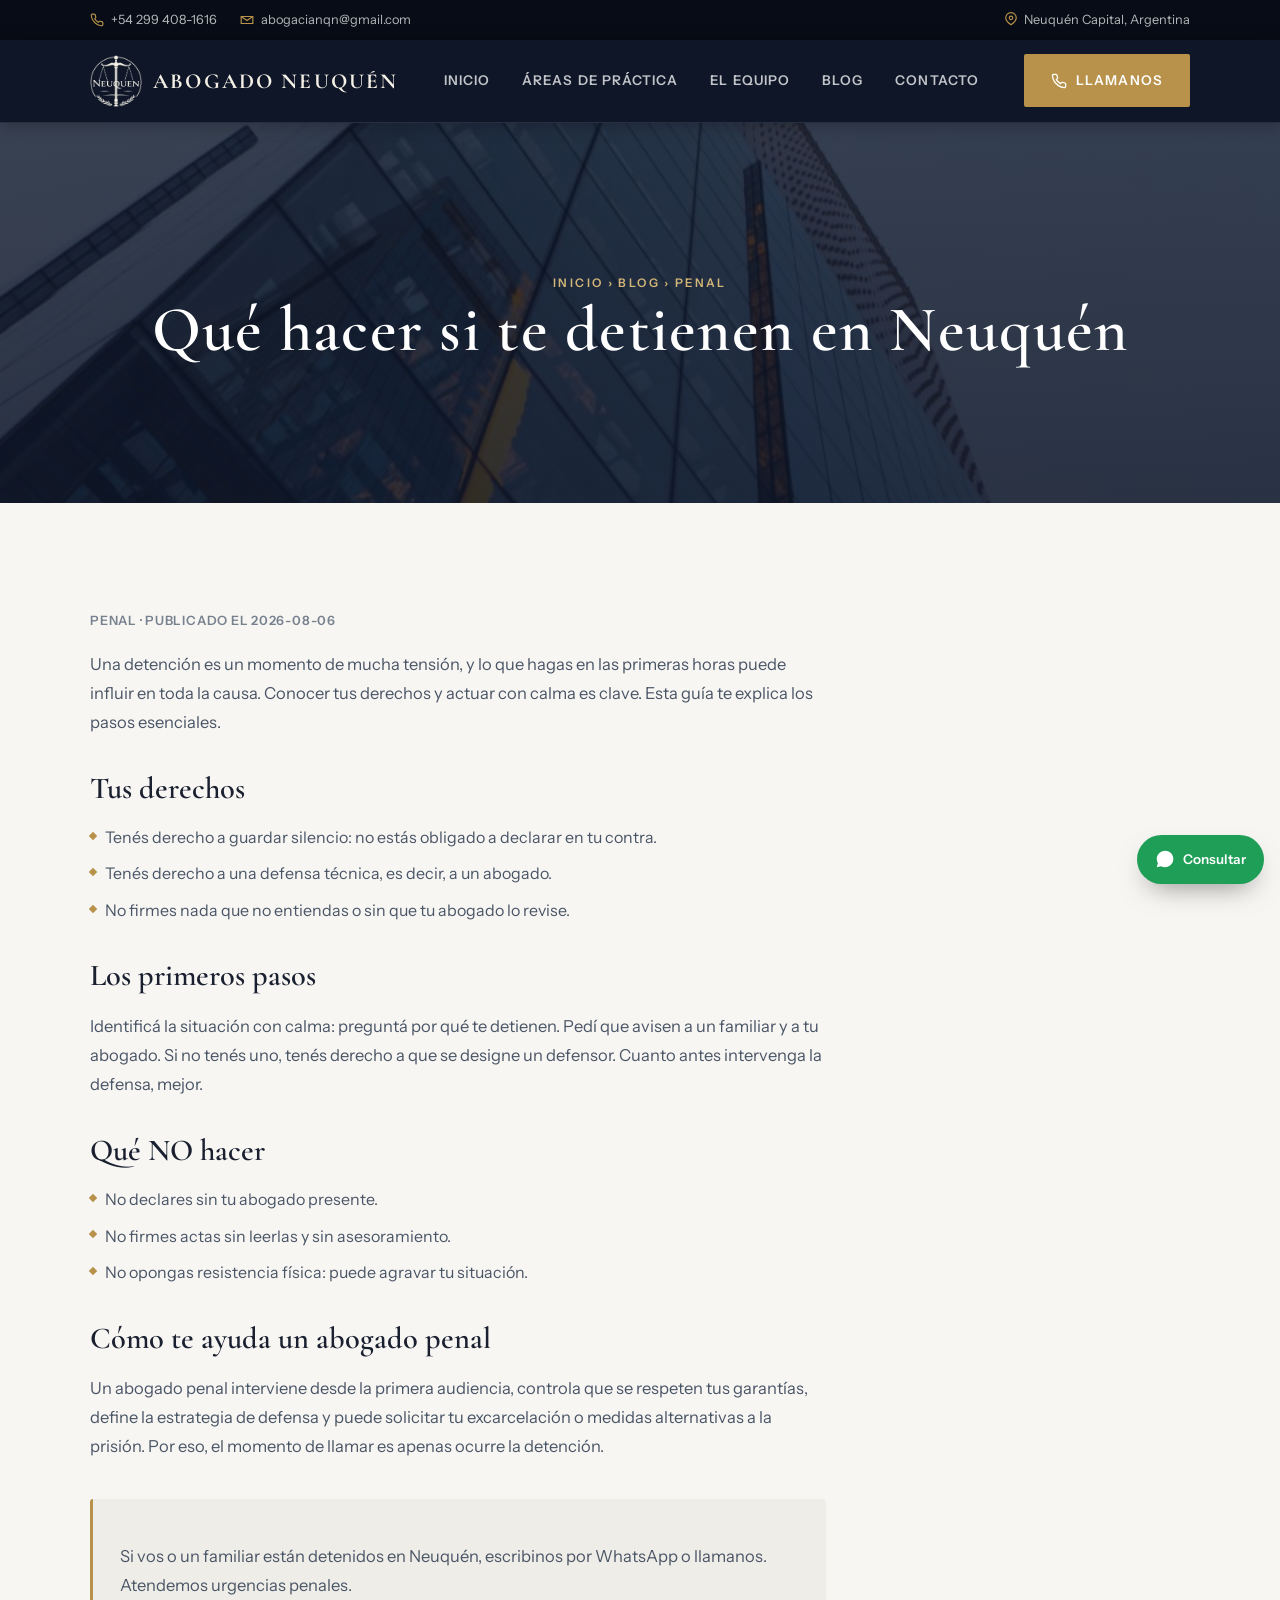
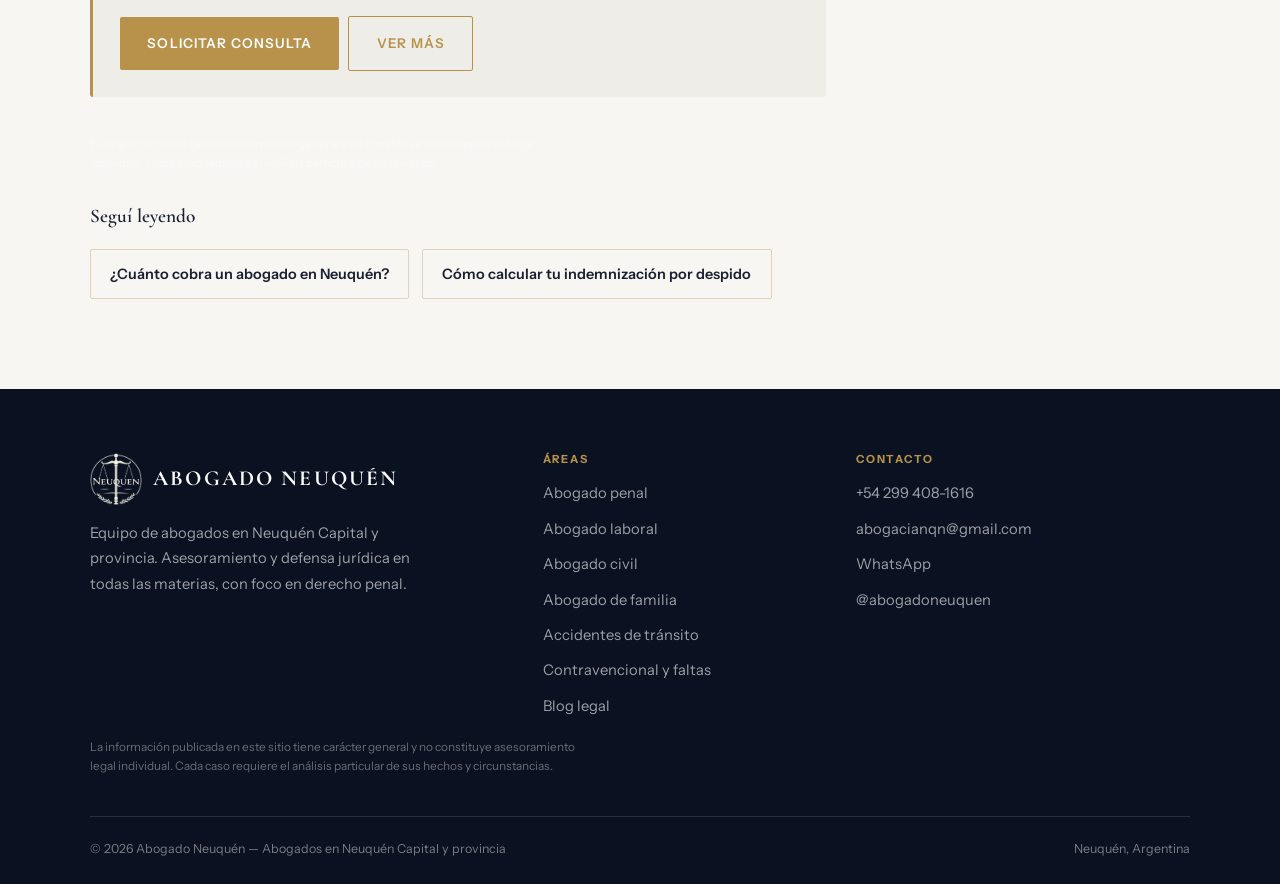
<file: que-hacer-si-te-detienen-neuquen.html>
<!DOCTYPE html>
<html lang="es-AR">
<head>
<meta charset="UTF-8">
<meta name="viewport" content="width=device-width, initial-scale=1, viewport-fit=cover">
<title>Qué hacer si te detienen en Neuquén: guía paso a paso — Abogado Neuquén</title>
<meta name="description" content="Guía práctica: tus derechos si te detienen en Neuquén, qué decir y qué no, y cómo te ayuda un abogado penal desde la primera hora.">
<meta name="robots" content="index, follow">
<meta name="theme-color" content="#0E1628">
<link rel="canonical" href="https://neuquenabogados.com/que-hacer-si-te-detienen-neuquen">
<meta property="og:type" content="article">
<meta property="og:url" content="https://neuquenabogados.com/que-hacer-si-te-detienen-neuquen">
<meta property="og:title" content="Qué hacer si te detienen en Neuquén: guía paso a paso">
<meta property="og:description" content="Guía práctica: tus derechos si te detienen en Neuquén, qué decir y qué no, y cómo te ayuda un abogado penal desde la primera hora.">
<meta property="og:image" content="https://neuquenabogados.com/assets/img/logo.png">
<meta property="og:site_name" content="Abogado Neuquén">
<meta property="og:locale" content="es_AR">
<meta name="twitter:card" content="summary_large_image">
<meta name="twitter:title" content="Qué hacer si te detienen en Neuquén: guía paso a paso">
<meta name="twitter:description" content="Guía práctica: tus derechos si te detienen en Neuquén, qué decir y qué no, y cómo te ayuda un abogado penal desde la primera hora.">
<meta name="twitter:image" content="https://neuquenabogados.com/assets/img/logo.png">
<meta name="geo.region" content="AR-Q">
<meta name="geo.placename" content="Neuquén">
<link rel="icon" href="assets/img/favicon.png" type="image/png">
<link rel="apple-touch-icon" href="assets/img/logo.png">
<link rel="preconnect" href="https://fonts.googleapis.com">
<link rel="preconnect" href="https://fonts.gstatic.com" crossorigin>
<link rel="stylesheet" href="https://fonts.googleapis.com/css2?family=Cormorant+Garamond:wght@500;600;700&family=Instrument+Sans:wght@400;500;600;700&display=swap">
<link rel="stylesheet" href="styles.css?v=20260724t20">
<script type="application/ld+json">{"@context":"https://schema.org","@type":"Article","headline":"Qué hacer si te detienen en Neuquén","description":"Guía práctica: tus derechos si te detienen en Neuquén, qué decir y qué no, y cómo te ayuda un abogado penal desde la primera hora.","datePublished":"2026-08-06","dateModified":"2026-08-06","image":"https://neuquenabogados.com/assets/img/logo.png","author":{"@type":"Organization","name":"Abogado Neuquén"},"publisher":{"@type":"Organization","name":"Abogado Neuquén","logo":{"@type":"ImageObject","url":"https://neuquenabogados.com/assets/img/logo.png"}},"mainEntityOfPage":"https://neuquenabogados.com/que-hacer-si-te-detienen-neuquen"}</script>
<script type="application/ld+json">{"@context":"https://schema.org","@type":"BreadcrumbList","itemListElement":[{"@type":"ListItem","position":1,"name":"Inicio","item":"https://neuquenabogados.com/"},{"@type":"ListItem","position":2,"name":"Blog","item":"https://neuquenabogados.com/blog"},{"@type":"ListItem","position":3,"name":"Qué hacer si te detienen en Neuquén","item":"https://neuquenabogados.com/que-hacer-si-te-detienen-neuquen"}]}</script>
</head>
<body>
<a class="skip-link" href="#main">Saltar al contenido</a>
<div class="topbar">
  <div class="container topbar-inner">
    <div class="topbar-group">
      <a data-phone-link href="tel:"><svg viewBox="0 0 24 24" fill="none" stroke="currentColor" stroke-width="2"><path d="M22 16.92v3a2 2 0 0 1-2.18 2 19.79 19.79 0 0 1-8.63-3.07 19.5 19.5 0 0 1-6-6 19.79 19.79 0 0 1-3.07-8.67A2 2 0 0 1 4.11 2h3a2 2 0 0 1 2 1.72c.13.96.36 1.9.7 2.81a2 2 0 0 1-.45 2.11L8.09 9.91a16 16 0 0 0 6 6l1.27-1.27a2 2 0 0 1 2.11-.45c.91.34 1.85.57 2.81.7A2 2 0 0 1 22 16.92z"/></svg><span data-phone-display>—</span></a>
      <a data-email-link href="mailto:"><svg viewBox="0 0 24 24" fill="none" stroke="currentColor" stroke-width="2"><path d="M22 6l-10 7L2 6"/><path d="M2 6h20v12H2z"/></svg><span data-email-display>—</span></a>
    </div>
    <div class="topbar-group">
      <span><svg viewBox="0 0 24 24" fill="none" stroke="currentColor" stroke-width="2" style="display:inline-block;vertical-align:-2px;margin-right:.35rem"><path d="M21 10c0 6-9 12-9 12s-9-6-9-12a9 9 0 0 1 18 0z"/><circle cx="12" cy="10" r="3"/></svg><span data-location-display>—</span></span>
    </div>
  </div>
</div>
<header class="site-header">
  <div class="container header-inner">
    <a class="logo" href="/">
      <img src="assets/img/logo.png" alt="Abogado Neuquén" width="52" height="52">
      <span class="logo-text"><span class="logo-name">Abogado Neuquén</span></span>
    </a>
    <nav class="main-nav" aria-label="Principal">
      <a href="/">Inicio</a>
      <a href="/areas-de-practica">Áreas de práctica</a>
      <a href="/equipo">El equipo</a>
      <a href="/blog">Blog</a>
      <a href="/contacto">Contacto</a>
    </nav>
    <div class="header-actions">
      <a class="btn btn-gold btn-call" data-phone-link href="tel:">
        <svg viewBox="0 0 24 24" fill="none" stroke="currentColor" stroke-width="2"><path d="M22 16.92v3a2 2 0 0 1-2.18 2 19.79 19.79 0 0 1-8.63-3.07 19.5 19.5 0 0 1-6-6 19.79 19.79 0 0 1-3.07-8.67A2 2 0 0 1 4.11 2h3a2 2 0 0 1 2 1.72c.13.96.36 1.9.7 2.81a2 2 0 0 1-.45 2.11L8.09 9.91a16 16 0 0 0 6 6l1.27-1.27a2 2 0 0 1 2.11-.45c.91.34 1.85.57 2.81.7A2 2 0 0 1 22 16.92z"/></svg>
        Llamanos
      </a>
      <button class="burger" data-burger aria-expanded="false" aria-controls="mobile-menu" aria-label="Abrir menú"><span></span></button>
    </div>
  </div>
</header>
<div class="mobile-menu" id="mobile-menu" data-mobile-menu data-open="false">
  <a href="/">Inicio</a>
  <a href="/areas-de-practica">Áreas de práctica</a>
  <a href="/equipo">El equipo</a>
  <a href="/blog">Blog</a>
  <a href="/contacto">Contacto</a>
  <a class="btn btn-gold" data-phone-link href="tel:">Llamanos</a>
</div>
<main id="main">
  <section class="page-banner">
    <img src="assets/img/banner-1.jpg" alt="" loading="eager">
    <div class="banner-inner"><p class="crumb">Inicio › Blog › Penal</p><h1>Qué hacer si te detienen en Neuquén</h1></div>
  </section>
  <section class="section">
    <div class="container">
      <article class="article-body" data-reveal>
        <p class="article-meta">Penal · Publicado el 2026-08-06</p>
        <p>Una detención es un momento de mucha tensión, y lo que hagas en las primeras horas puede influir en toda la causa. Conocer tus derechos y actuar con calma es clave. Esta guía te explica los pasos esenciales.</p>
        <h2>Tus derechos</h2>
        <ul><li>Tenés derecho a guardar silencio: no estás obligado a declarar en tu contra.</li><li>Tenés derecho a una defensa técnica, es decir, a un abogado.</li><li>No firmes nada que no entiendas o sin que tu abogado lo revise.</li></ul>
        <h2>Los primeros pasos</h2>
        <p>Identificá la situación con calma: preguntá por qué te detienen. Pedí que avisen a un familiar y a tu abogado. Si no tenés uno, tenés derecho a que se designe un defensor. Cuanto antes intervenga la defensa, mejor.</p>
        <h2>Qué NO hacer</h2>
        <ul><li>No declares sin tu abogado presente.</li><li>No firmes actas sin leerlas y sin asesoramiento.</li><li>No opongas resistencia física: puede agravar tu situación.</li></ul>
        <h2>Cómo te ayuda un abogado penal</h2>
        <p>Un abogado penal interviene desde la primera audiencia, controla que se respeten tus garantías, define la estrategia de defensa y puede solicitar tu excarcelación o medidas alternativas a la prisión. Por eso, el momento de llamar es apenas ocurre la detención.</p>
        <div class="article-cta"><p>Si vos o un familiar están detenidos en Neuquén, escribinos por WhatsApp o llamanos. Atendemos urgencias penales.</p><div style="margin-top:1rem"><a class="btn btn-gold" href="/contacto">Solicitar consulta</a> <a class="btn btn-outline" href="/abogado-penal-neuquen" style="margin-left:.4rem">Ver más</a></div></div>
        <p class="footer-legal" style="margin-top:2.4rem">Este artículo tiene carácter informativo general y no constituye asesoramiento legal individual. Cada caso requiere el análisis particular de sus hechos.</p>
      </article>
      <div style="max-width:46rem;margin-top:2rem" data-reveal>
        <h3>Seguí leyendo</h3>
        <div class="related-areas">
          <a href="/cuanto-cobra-abogado-neuquen">¿Cuánto cobra un abogado en Neuquén?</a>
          <a href="/calcular-indemnizacion-despido-neuquen">Cómo calcular tu indemnización por despido</a>
        </div>
      </div>
    </div>
  </section>
</main>
<footer class="site-footer">
  <div class="container">
    <div class="footer-grid">
      <div>
        <a class="logo" href="/">
          <img src="assets/img/logo.png" alt="Abogado Neuquén" width="48" height="48">
          <span class="logo-text"><span class="logo-name">Abogado Neuquén</span></span>
        </a>
        <p class="footer-tagline">Equipo de abogados en Neuquén Capital y provincia. Asesoramiento y defensa jurídica en todas las materias, con foco en derecho penal.</p>
      </div>
      <div>
        <h4>Áreas</h4>
        <ul>
          <li><a href="/abogado-penal-neuquen">Abogado penal</a></li>
          <li><a href="/abogado-laboral-neuquen">Abogado laboral</a></li>
          <li><a href="/abogado-civil-neuquen">Abogado civil</a></li>
          <li><a href="/abogado-familia-neuquen">Abogado de familia</a></li>
          <li><a href="/abogado-transito-neuquen">Accidentes de tránsito</a></li>
          <li><a href="/abogado-contravencional-neuquen">Contravencional y faltas</a></li>
          <li><a href="/blog">Blog legal</a></li>
        </ul>
      </div>
      <div>
        <h4>Contacto</h4>
        <ul>
          <li><a data-phone-link href="tel:" data-phone-display>—</a></li>
          <li><a data-email-link href="mailto:" data-email-display>—</a></li>
          <li><a data-wa-link href="https://wa.me/">WhatsApp</a></li>
          <li><a href="https://www.instagram.com/abogadoneuquen/" target="_blank" rel="noopener">@abogadoneuquen</a></li>
        </ul>
      </div>
    </div>
    <p class="footer-legal">La información publicada en este sitio tiene carácter general y no constituye asesoramiento legal individual. Cada caso requiere el análisis particular de sus hechos y circunstancias.</p>
    <div class="footer-bottom">
      <span>© <span data-year></span> Abogado Neuquén — Abogados en Neuquén Capital y provincia</span>
      <span>Neuquén, Argentina</span>
    </div>
  </div>
</footer>

<a class="wa-float" data-wa-link href="https://wa.me/" aria-label="Escribir por WhatsApp">
  <svg viewBox="0 0 24 24" fill="currentColor"><path d="M12.04 2C6.58 2 2.13 6.45 2.13 11.91c0 1.85.5 3.58 1.37 5.07L2 22l5.2-1.37a9.9 9.9 0 0 0 4.84 1.23h.01c5.46 0 9.91-4.45 9.91-9.91 0-2.65-1.03-5.14-2.9-7.01A9.82 9.82 0 0 0 12.04 2z"/></svg>
  <span class="txt">Consultar</span>
</a>

<script defer src="lib/manifest.js?v=20260724t20"></script>
<script defer src="main.js?v=20260724t20"></script>
</body>
</html>
</file>
<file: styles.css>
/* =============================================================
   ABOGADO NEUQUÉN — Nicolás Camilo Echevarría
   Estructura tradicional multi-página (estilo estudio jurídico)
   ============================================================= */
:root {
  --navy:  #0E1628; --navy-2: #131E33; --navy-3: #1E2D45;
  --gold:  #B8924A; --gold-2: #D4B678;
  --paper: #F7F6F3; --paper-2: #EFEDE8;
  --ink:   #1A2030; --ink-2: #4A5566; --ink-3: #78828F;
  --white: #FFFFFF;
  --line:  rgba(26,32,48,.12); --line-gold: rgba(184,146,74,.35);
  --serif: "Cormorant Garamond","Cormorant",Georgia,serif;
  --sans:  "Instrument Sans",-apple-system,BlinkMacSystemFont,"Segoe UI",system-ui,sans-serif;
  --ease: cubic-bezier(0.16,1,0.3,1);
  --container: 1180px; --gutter: clamp(1.15rem,4vw,2.5rem);
}

*,*::before,*::after { box-sizing: border-box; margin: 0; }
html { -webkit-text-size-adjust: 100%; scroll-behavior: smooth; overflow-x: clip; }
@media (prefers-reduced-motion: reduce) { html { scroll-behavior: auto; } }
body { font-family: var(--sans); font-size: 16.5px; line-height: 1.75; background: var(--paper); color: var(--ink-2); -webkit-font-smoothing: antialiased; overflow-x: clip; }
img,svg { display: block; max-width: 100%; } img { height: auto; }
button { font: inherit; color: inherit; cursor: pointer; border: 0; background: none; }
a { color: inherit; text-decoration: none; } ul,ol { list-style: none; padding: 0; }
h1,h2,h3,h4 { font-family: var(--serif); font-weight: 600; line-height: 1.15; color: var(--ink); }
::selection { background: var(--gold); color: #fff; }
:focus-visible { outline: 2px solid var(--gold); outline-offset: 3px; }
.skip-link { position: fixed; top: -100px; left: 1rem; z-index: 9999; padding: .7rem 1.1rem; background: var(--gold); color: #fff; border-radius: 3px; font-weight: 600; }
.skip-link:focus { top: 1rem; }
.container { width: 100%; max-width: var(--container); margin-inline: auto; padding-inline: var(--gutter); }

/* ---------- Barra superior de contacto ---------- */
.topbar { background: #070C16; color: rgba(255,255,255,.7); font-size: .8rem; }
.topbar-inner { display: flex; flex-wrap: wrap; align-items: center; justify-content: center; gap: .4rem 1.6rem; padding-block: .55rem; text-align: center; }
@media (min-width: 900px) { .topbar-inner { justify-content: space-between; text-align: left; } }
.topbar a { display: inline-flex; align-items: center; gap: .45rem; transition: color .3s; }
.topbar a:hover { color: var(--gold-2); }
.topbar svg { width: 14px; height: 14px; color: var(--gold); flex-shrink: 0; }
.topbar-group { display: flex; flex-wrap: wrap; align-items: center; justify-content: center; gap: .4rem 1.4rem; }

/* ---------- Header ---------- */
.site-header { position: sticky; top: 0; z-index: 300; background: var(--navy); border-bottom: 1px solid rgba(255,255,255,.10); box-shadow: 0 2px 16px rgba(0,0,0,.25); }
.header-inner { display: flex; align-items: center; justify-content: space-between; gap: 1.5rem; padding-block: .9rem; }
.logo { display: flex; align-items: center; gap: .7rem; }
.logo img { width: 52px; height: 52px; object-fit: contain; flex-shrink: 0; }
.logo-text { display: flex; flex-direction: column; line-height: 1.15; }
.logo-name { font-family: var(--serif); font-size: 1.34rem; font-weight: 700; color: #F5F0E6; letter-spacing: .1em; text-transform: uppercase; }
.logo-sub { font-size: .6rem; font-weight: 500; letter-spacing: .18em; text-transform: uppercase; color: var(--ink-3); }
.main-nav { display: none; align-items: center; gap: 2rem; }
@media (min-width: 1040px) { .main-nav { display: flex; } }
.main-nav a { position: relative; font-size: .84rem; font-weight: 600; letter-spacing: .08em; text-transform: uppercase; color: rgba(255,255,255,.75); padding-block: .4rem; transition: color .3s; }
.main-nav a::after { content: ""; position: absolute; left: 0; right: 0; bottom: 0; height: 2px; background: var(--gold); transform: scaleX(0); transform-origin: right; transition: transform .35s var(--ease); }
.main-nav a:hover { color: #fff; } .main-nav a:hover::after { transform: scaleX(1); transform-origin: left; }
.main-nav a.is-active { color: var(--gold); } .main-nav a.is-active::after { transform: scaleX(1); }
.header-actions { display: flex; align-items: center; gap: .8rem; }
/* El botón "Llamanos" se oculta en móvil: si no, empuja la hamburguesa fuera de
   pantalla. Se usa .header-actions .btn-call para ganarle en especificidad a .btn. */
.header-actions .btn-call { display: none; }
@media (min-width: 620px) { .header-actions .btn-call { display: inline-flex; } }
.burger { display: grid; place-items: center; width: 44px; height: 44px; border: 1px solid rgba(255,255,255,.3); border-radius: 3px; flex-shrink: 0; }
@media (min-width: 1040px) { .burger { display: none; } }
.burger span { position: relative; width: 19px; height: 12px; display: block; }
.burger span::before,.burger span::after { content: ""; position: absolute; left: 0; right: 0; height: 2px; background: #fff; transition: transform .35s, top .35s; }
.burger span::before { top: 0; } .burger span::after { top: 10px; }
.burger[aria-expanded="true"] span::before { top: 5px; transform: rotate(45deg); }
.burger[aria-expanded="true"] span::after { top: 5px; transform: rotate(-45deg); }
.mobile-menu { position: fixed; inset: 0; z-index: 290; background: var(--navy); display: flex; flex-direction: column; align-items: center; justify-content: center; gap: 1.5rem; clip-path: inset(0 0 100% 0); transition: clip-path .55s var(--ease); }
.mobile-menu[data-open="true"] { clip-path: inset(0); }
.mobile-menu a { font-family: var(--serif); font-size: 1.7rem; color: #fff; }
.mobile-menu a:hover { color: var(--gold-2); }

/* ---------- Botones ---------- */
.btn { display: inline-flex; align-items: center; justify-content: center; gap: .55rem; padding: .92rem 1.7rem; font-family: var(--sans); font-weight: 600; font-size: .84rem; letter-spacing: .08em; text-transform: uppercase; border-radius: 2px; transition: background-color .3s, color .3s, border-color .3s, transform .3s var(--ease); }
.btn-gold { background: var(--gold); color: #fff; }
.btn-gold:hover { background: #A17E3B; transform: translateY(-2px); }
.btn-outline { border: 1.5px solid var(--gold); color: var(--gold); }
.btn-outline:hover { background: var(--gold); color: #fff; transform: translateY(-2px); }
.btn-light { border: 1.5px solid rgba(255,255,255,.6); color: #fff; }
.btn-light:hover { background: #fff; color: var(--navy); }
.btn-lg { padding: 1.05rem 2.2rem; font-size: .9rem; }
.btn svg { width: 16px; height: 16px; }

/* ---------- Cabecera de página (banner) ---------- */
.page-banner { position: relative; min-height: clamp(240px,34vw,380px); display: grid; place-items: center; text-align: center; overflow: hidden; background: var(--navy); }
.page-banner img { position: absolute; inset: 0; width: 100%; height: 100%; object-fit: cover; }
.page-banner::after { content: ""; position: absolute; inset: 0; background: linear-gradient(180deg, rgba(14,22,40,.78), rgba(14,22,40,.86)); }
.page-banner .banner-inner { position: relative; z-index: 1; padding: 3rem var(--gutter); }
.page-banner h1 { font-size: clamp(2.3rem,6vw,4rem); color: #fff; letter-spacing: .02em; }
.page-banner .crumb { margin-top: .9rem; font-size: .74rem; font-weight: 600; letter-spacing: .2em; text-transform: uppercase; color: var(--gold-2); }

/* ---------- Secciones ---------- */
.section { padding-block: clamp(3.5rem,7vw,6rem); }
.section--alt { background: var(--paper-2); }
.section--navy { background: var(--navy); color: rgba(255,255,255,.75); }
.section--navy h2, .section--navy h3 { color: #fff; }
.section-head { max-width: 46rem; }
.section-head.center { margin-inline: auto; text-align: center; }
.eyebrow { display: inline-block; font-size: .72rem; font-weight: 700; letter-spacing: .24em; text-transform: uppercase; color: var(--gold); }
.section-head h2 { margin-top: .9rem; font-size: clamp(1.9rem,4vw,2.9rem); }
.rule { width: 62px; height: 3px; background: var(--gold); margin-top: 1.1rem; }
.section-head.center .rule { margin-inline: auto; }
.section-head p { margin-top: 1.2rem; font-size: 1.03rem; }

/* ---------- Home: hero ---------- */
.home-hero { background: var(--navy); color: rgba(255,255,255,.78); position: relative; overflow: hidden; }
.home-hero::before { content: ""; position: absolute; inset: 0; background: radial-gradient(60% 70% at 78% 30%, rgba(184,146,74,.13), transparent 70%); }
.home-hero-grid { position: relative; display: grid; gap: clamp(2rem,4vw,3.5rem); grid-template-columns: 1fr; align-items: center; padding-block: clamp(2.5rem,6vw,4.5rem); }
@media (min-width: 900px) { .home-hero-grid { grid-template-columns: 1.05fr .95fr; } }
.home-hero .eyebrow { color: var(--gold-2); }
.home-hero h1 { margin-top: 1rem; font-size: clamp(2.2rem,5vw,3.5rem); color: #fff; line-height: 1.1; }
.home-hero p { margin-top: 1.3rem; font-size: 1.06rem; max-width: 34rem; }
.home-hero .actions { margin-top: 2rem; display: flex; flex-wrap: wrap; gap: .9rem; }
/* Panel institucional del hero (sin retrato) */
.hero-panel { position: relative; justify-self: center; width: min(100%,400px); padding: clamp(1.8rem,3vw,2.4rem); background: rgba(255,255,255,.045); border: 1px solid rgba(255,255,255,.12); border-top: 3px solid var(--gold); border-radius: 3px; backdrop-filter: blur(6px); text-align: center; }
.hero-emblem { width: 88px; height: 88px; object-fit: contain; margin: 0 auto .9rem; }
.hero-panel-title { font-family: var(--serif); font-size: 1.5rem; font-weight: 600; color: #fff; line-height: 1.2; }
.hero-panel-sub { margin-top: .25rem; font-size: .72rem; font-weight: 600; letter-spacing: .14em; text-transform: uppercase; color: var(--gold-2); }
.hero-points { margin: 1.5rem 0 1.7rem; display: grid; gap: .65rem; text-align: left; }
.hero-points li { display: flex; align-items: flex-start; gap: .6rem; font-size: .92rem; color: rgba(255,255,255,.8); }
.hero-points li::before { content: ""; width: 6px; height: 6px; margin-top: .58rem; background: var(--gold); flex-shrink: 0; transform: rotate(45deg); }
.hero-panel .btn { width: 100%; }

/* ---------- Grid de tarjetas (áreas resumen / credenciales) ---------- */
.card-grid { margin-top: 2.6rem; display: grid; gap: 1.3rem; grid-template-columns: 1fr; }
@media (min-width: 620px) { .card-grid { grid-template-columns: 1fr 1fr; } }
@media (min-width: 980px) { .card-grid.cols-3 { grid-template-columns: repeat(3,1fr); } }
.card { background: var(--white); border: 1px solid var(--line); border-top: 3px solid var(--gold); border-radius: 2px; padding: 1.8rem 1.6rem; transition: transform .35s var(--ease), box-shadow .35s; }
.card:hover { transform: translateY(-4px); box-shadow: 0 18px 40px -22px rgba(26,32,48,.4); }
.card h3 { font-size: 1.35rem; }
.card p { margin-top: .6rem; font-size: .95rem; }
.card .card-icon { width: 34px; height: 34px; color: var(--gold); margin-bottom: 1rem; }
.card-link { margin-top: 1rem; display: inline-flex; align-items: center; gap: .4rem; font-size: .76rem; font-weight: 700; letter-spacing: .1em; text-transform: uppercase; color: var(--gold); }
.card:hover .card-link { gap: .7rem; }

/* ---------- Acordeón de áreas ---------- */
.accordion { margin-top: 2.6rem; border-top: 1px solid var(--line); }
.acc-item { border-bottom: 1px solid var(--line); background: var(--white); }
.acc-item + .acc-item { margin-top: 0; }
.acc-head { width: 100%; display: flex; align-items: center; justify-content: space-between; gap: 1.2rem; padding: 1.25rem 1.4rem; text-align: left; transition: background-color .3s; }
.acc-head:hover { background: var(--paper-2); }
.acc-title { display: flex; align-items: center; gap: .9rem; font-family: var(--serif); font-size: clamp(1.15rem,2.2vw,1.45rem); font-weight: 600; color: var(--ink); }
.acc-title svg { width: 24px; height: 24px; color: var(--gold); flex-shrink: 0; }
.acc-icon { position: relative; width: 18px; height: 18px; flex-shrink: 0; }
.acc-icon::before,.acc-icon::after { content: ""; position: absolute; background: var(--gold); transition: transform .35s var(--ease), opacity .3s; }
.acc-icon::before { left: 0; right: 0; top: 50%; height: 2px; transform: translateY(-50%); }
.acc-icon::after { top: 0; bottom: 0; left: 50%; width: 2px; transform: translateX(-50%); }
.acc-item[data-open="true"] .acc-icon::after { transform: translateX(-50%) rotate(90deg); opacity: 0; }
.acc-item[data-open="true"] .acc-head { background: var(--paper-2); }
.acc-panel { display: grid; grid-template-rows: 0fr; transition: grid-template-rows .45s var(--ease); }
.acc-item[data-open="true"] .acc-panel { grid-template-rows: 1fr; }
.acc-panel-inner { overflow: hidden; }
.acc-body { padding: 0 1.4rem 1.6rem; }
.acc-body p { font-size: .97rem; max-width: 60rem; }
.acc-sub { margin-top: 1.1rem; display: grid; gap: .6rem 1.6rem; grid-template-columns: 1fr; }
@media (min-width: 620px) { .acc-sub { grid-template-columns: 1fr 1fr; } }
@media (min-width: 980px) { .acc-sub { grid-template-columns: 1fr 1fr 1fr; } }
.acc-sub li { display: flex; align-items: flex-start; gap: .55rem; font-size: .93rem; color: var(--ink-2); }
.acc-sub li::before { content: ""; width: 6px; height: 6px; margin-top: .55rem; background: var(--gold); flex-shrink: 0; transform: rotate(45deg); }
.acc-item.is-featured .acc-title { color: var(--gold); }
.acc-item.is-featured { border-left: 3px solid var(--gold); }

/* ---------- Trayectoria / perfil ---------- */
.profile-grid { display: grid; gap: clamp(2rem,4vw,3.5rem); grid-template-columns: 1fr; align-items: start; }
@media (min-width: 900px) { .profile-grid { grid-template-columns: .8fr 1.2fr; } }
.profile-photo img { width: 100%; border-radius: 3px; border: 1px solid var(--line); }
/* Retrato discreto (home): más chico, sin protagonismo */
@media (min-width: 900px) { .profile-grid--discreet { grid-template-columns: .58fr 1.42fr; } }
.profile-photo--discreet { max-width: 260px; margin-inline: auto; }
.profile-photo--discreet img { aspect-ratio: 4/5; object-fit: cover; object-position: center 15%; }
.profile-photo--discreet figcaption { margin-top: .7rem; text-align: center; font-size: .72rem; font-weight: 600; letter-spacing: .12em; text-transform: uppercase; color: var(--ink-3); }
.profile-body p + p { margin-top: 1rem; }
.profile-body h2 { margin-bottom: 1.2rem; }
.data-list { margin-top: 1.8rem; border-top: 1px solid var(--line); }
.data-list li { display: flex; flex-wrap: wrap; gap: .3rem 1rem; padding: .85rem 0; border-bottom: 1px solid var(--line); font-size: .95rem; }
.data-list .k { min-width: 190px; font-weight: 600; color: var(--ink); }

/* ---------- Equipo ---------- */
.team-list { display: grid; gap: clamp(2.5rem,5vw,4rem); }
.member { display: grid; gap: clamp(1.6rem,3.5vw,3rem); grid-template-columns: 1fr; align-items: start; }
@media (min-width: 900px) { .member { grid-template-columns: .7fr 1.3fr; } }
.member-photo { margin: 0; }
.member-photo img { width: 100%; max-width: 320px; margin-inline: auto; aspect-ratio: 4/5; object-fit: cover; object-position: center 15%; border-radius: 3px; border: 1px solid var(--line); }
.member-body h3 { font-size: clamp(1.6rem,3vw,2.2rem); }
.member-body p + p { margin-top: 1rem; }
.member-role { margin-top: .4rem; font-size: .74rem; font-weight: 700; letter-spacing: .14em; text-transform: uppercase; color: var(--gold); }
/* Tarjeta compacta (home) — pensada para crecer a varias columnas */
.team-brief { margin-top: 2.6rem; display: grid; gap: 1.6rem; grid-template-columns: 1fr; justify-content: center; }
@media (min-width: 700px) { .team-brief { grid-template-columns: repeat(auto-fit,minmax(240px,280px)); } }
.member-card { background: var(--white); border: 1px solid var(--line); border-top: 3px solid var(--gold); border-radius: 2px; padding: 1.5rem 1.4rem 1.7rem; text-align: center; transition: transform .35s var(--ease), box-shadow .35s; }
.member-card:hover { transform: translateY(-4px); box-shadow: 0 18px 40px -22px rgba(26,32,48,.4); }
.member-card img { width: 128px; height: 128px; margin: 0 auto 1.1rem; border-radius: 50%; object-fit: cover; object-position: center 15%; border: 2px solid var(--line-gold); }
.member-card h3 { font-size: 1.24rem; }
.member-card .member-focus { margin-top: .7rem; font-size: .89rem; color: var(--ink-2); }

/* ---------- Certificados: carrusel infinito con los papeles reales ---------- */
/* minmax(0,1fr) evita que la columna se estire al ancho completo del track */
.cert-groups { display: grid; grid-template-columns: minmax(0,1fr); gap: clamp(2.5rem,5vw,4rem); }
.cert-group { min-width: 0; }
.cert-group-title { margin-top: 2.6rem; text-align: center; display: flex; flex-direction: column; gap: .2rem; }
.cert-group-title span { font-size: .68rem; font-weight: 700; letter-spacing: .22em; text-transform: uppercase; color: var(--gold); }
.cert-group-title strong { font-family: var(--serif); font-size: clamp(1.2rem,2.4vw,1.6rem); font-weight: 600; color: var(--ink); }
.section--navy .cert-group-title strong { color: #fff; }
/* Vitrina: los diplomas circulan solos y se pueden arrastrar.
   --per = cuántos se ven a la vez; el ancho exacto lo fija el JS en --cert-card. */
.cert-marquee { --per: 1.2; --cert-gap: clamp(.9rem,1.8vw,1.4rem); position: relative; margin-top: 1.6rem; min-width: 0; max-width: 100%; }
@media (min-width: 560px)  { .cert-marquee { --per: 2; } }
@media (min-width: 900px)  { .cert-marquee { --per: 3; } }
@media (min-width: 1280px) { .cert-marquee { --per: 4; } }

/* Degradados laterales: el ciclo no muestra dónde empieza ni dónde termina */
.cert-marquee::before,.cert-marquee::after { content: ""; position: absolute; top: 0; bottom: 0; width: clamp(36px,7vw,120px); z-index: 3; pointer-events: none; }
.cert-marquee::before { left: 0; background: linear-gradient(90deg, var(--paper-2), transparent); }
.cert-marquee::after { right: 0; background: linear-gradient(270deg, var(--paper-2), transparent); }
.section--navy .cert-marquee::before { background: linear-gradient(90deg, var(--navy), transparent); }
.section--navy .cert-marquee::after { background: linear-gradient(270deg, var(--navy), transparent); }

.cert-viewport { overflow: hidden; padding-block: 1.6rem; padding-inline: var(--gutter); cursor: grab; touch-action: pan-y; -webkit-user-select: none; user-select: none; }
.cert-viewport.is-dragging { cursor: grabbing; }
.cert-viewport.is-dragging .cert-paper { transition: none; }
.cert-track { display: flex; align-items: flex-start; gap: var(--cert-gap); width: max-content; will-change: transform; transform: translate3d(0,0,0); }

/* El papel: se ve el diploma completo, sin recortes */
.cert-paper { flex: 0 0 var(--cert-card, 300px); width: var(--cert-card, 300px); margin: 0; background: var(--white); padding: .6rem .6rem .15rem; border: 1px solid var(--line); border-radius: 8px; box-shadow: 0 12px 30px -18px rgba(26,32,48,.5); cursor: zoom-in; transition: transform .45s var(--ease), box-shadow .45s var(--ease); }
.cert-paper:hover,.cert-paper:focus-visible { transform: translate3d(0,-8px,0) scale(1.035); box-shadow: 0 34px 60px -24px rgba(26,32,48,.55), 0 4px 14px -8px rgba(26,32,48,.3); }
.cert-paper img { width: 100%; aspect-ratio: 1.29/1; object-fit: contain; background: #fff; border: 1px solid rgba(26,32,48,.07); border-radius: 4px; pointer-events: none; }
.cert-paper figcaption { padding: .75rem .4rem .85rem; display: flex; flex-direction: column; gap: .15rem; }
.cert-paper figcaption strong { font-family: var(--serif); font-size: 1rem; font-weight: 600; color: var(--ink); line-height: 1.25; display: -webkit-box; -webkit-line-clamp: 2; -webkit-box-orient: vertical; overflow: hidden; }
.cert-paper figcaption span { font-size: .72rem; font-weight: 600; letter-spacing: .06em; text-transform: uppercase; color: var(--ink-3); }

.cert-note { margin-top: 1.2rem; text-align: center; font-size: .82rem; color: var(--ink-3); }
/* Sin movimiento automático: el arrastre sigue disponible */
@media (prefers-reduced-motion: reduce) { .cert-paper { transition: none; } }

/* Modal credenciales */
.cred-modal { position: fixed; inset: 0; z-index: 600; display: grid; place-items: center; padding: 1.1rem; opacity: 0; visibility: hidden; transition: opacity .35s, visibility 0s .35s; }
.cred-modal.is-open { opacity: 1; visibility: visible; transition: opacity .35s; }
.cred-modal-backdrop { position: absolute; inset: 0; background: rgba(14,22,40,.75); }
.cred-modal-panel { position: relative; width: min(880px,100%); height: min(88vh,880px); display: flex; flex-direction: column; background: #fff; border-radius: 3px; overflow: hidden; box-shadow: 0 40px 90px -25px rgba(0,0,0,.6); }
.cred-modal-head { display: flex; align-items: center; justify-content: space-between; gap: 1rem; padding: .95rem 1.2rem; border-bottom: 1px solid var(--line); font-family: var(--serif); font-size: 1.1rem; font-weight: 600; color: var(--ink); }
.cred-modal-close { width: 36px; height: 36px; display: grid; place-items: center; font-size: 1.4rem; color: var(--ink-2); border: 1px solid var(--line); border-radius: 50%; transition: transform .3s, border-color .3s; }
.cred-modal-close:hover { border-color: var(--gold); transform: rotate(90deg); }
.cred-modal-body { flex: 1; overflow: auto; background: var(--paper-2); display: grid; place-items: center; padding: 1rem; }
.cred-modal-body img { width: 100%; max-width: 100%; height: auto; background: #fff; box-shadow: 0 18px 40px -24px rgba(0,0,0,.6); }
.cred-modal-foot { padding: .8rem 1.2rem; border-top: 1px solid var(--line); display: flex; justify-content: flex-end; }

/* ---------- Contacto ---------- */
.contact-grid { display: grid; gap: clamp(2rem,4vw,3.5rem); grid-template-columns: 1fr; align-items: start; }
@media (min-width: 900px) { .contact-grid { grid-template-columns: .9fr 1.1fr; } }
.info-list li { display: flex; gap: 1rem; padding: 1.1rem 0; border-bottom: 1px solid var(--line); }
.info-list li:first-child { border-top: 1px solid var(--line); }
.info-list svg { width: 20px; height: 20px; color: var(--gold); flex-shrink: 0; margin-top: .25rem; }
.info-list .k { font-size: .68rem; font-weight: 700; letter-spacing: .14em; text-transform: uppercase; color: var(--ink-3); }
.info-list .v { font-size: 1rem; color: var(--ink); margin-top: .15rem; }
.form-box { background: var(--white); border: 1px solid var(--line); border-top: 3px solid var(--gold); border-radius: 2px; padding: clamp(1.5rem,3vw,2.2rem); }
.field { margin-bottom: 1rem; }
.field label { display: block; font-size: .7rem; font-weight: 700; letter-spacing: .1em; text-transform: uppercase; color: var(--ink-3); margin-bottom: .45rem; }
.field input,.field textarea,.field select { width: 100%; padding: .85rem .95rem; background: var(--paper); border: 1px solid var(--line); border-radius: 2px; color: var(--ink); font-family: var(--sans); font-size: .96rem; transition: border-color .3s; }
.field textarea { min-height: 120px; resize: vertical; }
.field select { appearance: none; -webkit-appearance: none; cursor: pointer; }
.field input:focus,.field textarea:focus,.field select:focus { outline: none; border-color: var(--gold); }
.form-row { display: grid; gap: 1rem; grid-template-columns: 1fr; }
@media (min-width: 520px) { .form-row { grid-template-columns: 1fr 1fr; } }
.cta-form.is-sent { display: none; }
.cta-success { display: none; border: 1px solid var(--line-gold); background: rgba(184,146,74,.07); border-radius: 2px; padding: 1.8rem; }
.cta-success.is-visible { display: block; }
.cta-success h3 { font-size: 1.4rem; } .cta-success p { margin-top: .6rem; }
.map-wrap { margin-top: 1.5rem; border: 1px solid var(--line); border-radius: 2px; overflow: hidden; }
.map-wrap iframe { display: block; width: 100%; height: 300px; border: 0; }

/* ---------- CTA final ---------- */
.cta-band { background: var(--navy); color: rgba(255,255,255,.78); text-align: center; position: relative; overflow: hidden; }
.cta-band::before { content: ""; position: absolute; inset: 0; background: radial-gradient(50% 70% at 50% 0%, rgba(184,146,74,.14), transparent 70%); }
.cta-band .container { position: relative; }
.cta-band h2 { color: #fff; font-size: clamp(1.8rem,4vw,2.8rem); }
.cta-band p { margin-top: 1rem; max-width: 44rem; margin-inline: auto; }
.cta-band .actions { margin-top: 2rem; display: flex; flex-wrap: wrap; gap: .9rem; justify-content: center; }

/* ---------- Footer ---------- */
.site-footer { background: #0A1120; color: rgba(255,255,255,.6); padding-block: clamp(2.8rem,5vw,4rem) 1.5rem; font-size: .92rem; }
.footer-grid { display: grid; gap: 2.2rem; grid-template-columns: 1fr; }
@media (min-width: 760px) { .footer-grid { grid-template-columns: 1.5fr 1fr 1.2fr; } }
.site-footer .logo-name { color: #fff; } .site-footer .logo-sub { color: rgba(255,255,255,.45); }
.site-footer h4 { font-family: var(--sans); font-size: .7rem; font-weight: 700; letter-spacing: .16em; text-transform: uppercase; color: var(--gold); margin-bottom: 1rem; }
.site-footer ul { display: flex; flex-direction: column; gap: .6rem; }
.site-footer a:hover { color: var(--gold-2); }
.footer-tagline { margin-top: 1rem; max-width: 34ch; }
.footer-bottom { margin-top: 2.5rem; padding-top: 1.3rem; border-top: 1px solid rgba(255,255,255,.12); display: flex; flex-wrap: wrap; justify-content: space-between; gap: .8rem; font-size: .78rem; color: rgba(255,255,255,.45); }
.footer-legal { margin-top: 1.2rem; font-size: .74rem; color: rgba(255,255,255,.38); max-width: 62ch; line-height: 1.6; }

/* ---------- WhatsApp flotante ---------- */
.wa-float { position: fixed; right: 1rem; bottom: 1rem; z-index: 400; display: inline-flex; align-items: center; gap: .55rem; padding: .8rem 1.1rem; border-radius: 999px; background: #1F9E57; color: #fff; font-size: .84rem; font-weight: 600; box-shadow: 0 12px 28px -12px rgba(0,0,0,.5); transition: transform .35s var(--ease); }
.wa-float:hover { transform: translateY(-3px); }
.wa-float svg { width: 20px; height: 20px; }
.wa-float .txt { display: none; }
@media (min-width: 560px) { .wa-float .txt { display: inline; } }

/* ---------- Reveal discreto ---------- */
[data-reveal] { opacity: 0; transform: translateY(18px); transition: opacity .7s var(--ease), transform .7s var(--ease); }
[data-reveal].is-in { opacity: 1; transform: none; }
@media (prefers-reduced-motion: reduce) { [data-reveal] { opacity: 1; transform: none; transition: none; } }

/* ---------- Textura jurídica sutil ---------- */
.section--alt { background-image: repeating-linear-gradient(0deg, rgba(26,32,48,.022) 0 1px, transparent 1px 44px); }


/* ---------- FAQ (especialidades) ---------- */
.faq { margin-top: 2.2rem; border-top: 1px solid var(--line); }
.faq-item { border-bottom: 1px solid var(--line); }
.faq-q { width: 100%; display: flex; align-items: center; justify-content: space-between; gap: 1rem; padding: 1.15rem 0; text-align: left; font-family: var(--serif); font-size: clamp(1.1rem,2vw,1.3rem); font-weight: 600; color: var(--ink); }
.faq-q:hover { color: var(--gold); }
.faq-ico { position: relative; width: 16px; height: 16px; flex-shrink: 0; }
.faq-ico::before,.faq-ico::after { content:""; position:absolute; background: var(--gold); transition: transform .35s var(--ease), opacity .3s; }
.faq-ico::before { left:0; right:0; top:50%; height:2px; transform: translateY(-50%); }
.faq-ico::after { top:0; bottom:0; left:50%; width:2px; transform: translateX(-50%); }
.faq-item[data-open="true"] .faq-ico::after { transform: translateX(-50%) rotate(90deg); opacity:0; }
.faq-a { display: grid; grid-template-rows: 0fr; transition: grid-template-rows .4s var(--ease); }
.faq-item[data-open="true"] .faq-a { grid-template-rows: 1fr; }
.faq-a-inner { overflow: hidden; }
.faq-a p { padding-bottom: 1.2rem; font-size: 1rem; max-width: 60rem; }
/* Enlaces a otras areas */
.related-areas { margin-top: 1.4rem; display: flex; flex-wrap: wrap; gap: .8rem; }
.related-areas a { display: inline-flex; padding: .7rem 1.2rem; border: 1px solid var(--line-gold); border-radius: 2px; font-weight: 600; font-size: .9rem; color: var(--ink); transition: background-color .3s, color .3s, border-color .3s; }
.related-areas a:hover { background: var(--gold); color: #fff; border-color: var(--gold); }


/* ---------- Blog + articulos ---------- */
.blog-list { margin-top: 2.6rem; display: grid; gap: 1.4rem; grid-template-columns: 1fr; }
@media (min-width:760px){ .blog-list { grid-template-columns: 1fr 1fr; } }
.blog-card { display: block; background: var(--white); border: 1px solid var(--line); border-top: 3px solid var(--gold); border-radius: 3px; padding: 1.8rem 1.6rem; transition: transform .35s var(--ease), box-shadow .35s; }
.blog-card:hover { transform: translateY(-4px); box-shadow: 0 18px 40px -22px rgba(26,32,48,.4); }
.blog-card .cat { font-size: .68rem; font-weight: 700; letter-spacing: .16em; text-transform: uppercase; color: var(--gold); }
.blog-card h3 { margin-top: .6rem; font-size: 1.32rem; }
.blog-card p { margin-top: .6rem; font-size: .93rem; }
.article-body { max-width: 46rem; }
.article-body p { margin-top: 1.1rem; }
.article-body h2 { margin-top: 2.2rem; font-size: clamp(1.4rem,3vw,1.9rem); }
.article-body ul { margin-top: 1rem; display: grid; gap: .55rem; }
.article-body li { display: flex; align-items: flex-start; gap: .55rem; font-size: 1rem; }
.article-body li::before { content:""; width:6px; height:6px; margin-top:.62rem; background: var(--gold); flex-shrink:0; transform: rotate(45deg); }
.article-meta { font-size: .8rem; font-weight: 600; letter-spacing: .06em; text-transform: uppercase; color: var(--ink-3); }
.article-cta { margin-top: 2.4rem; padding: 1.6rem 1.7rem; background: var(--paper-2); border-radius: 3px; border-left: 3px solid var(--gold); }
</file>
